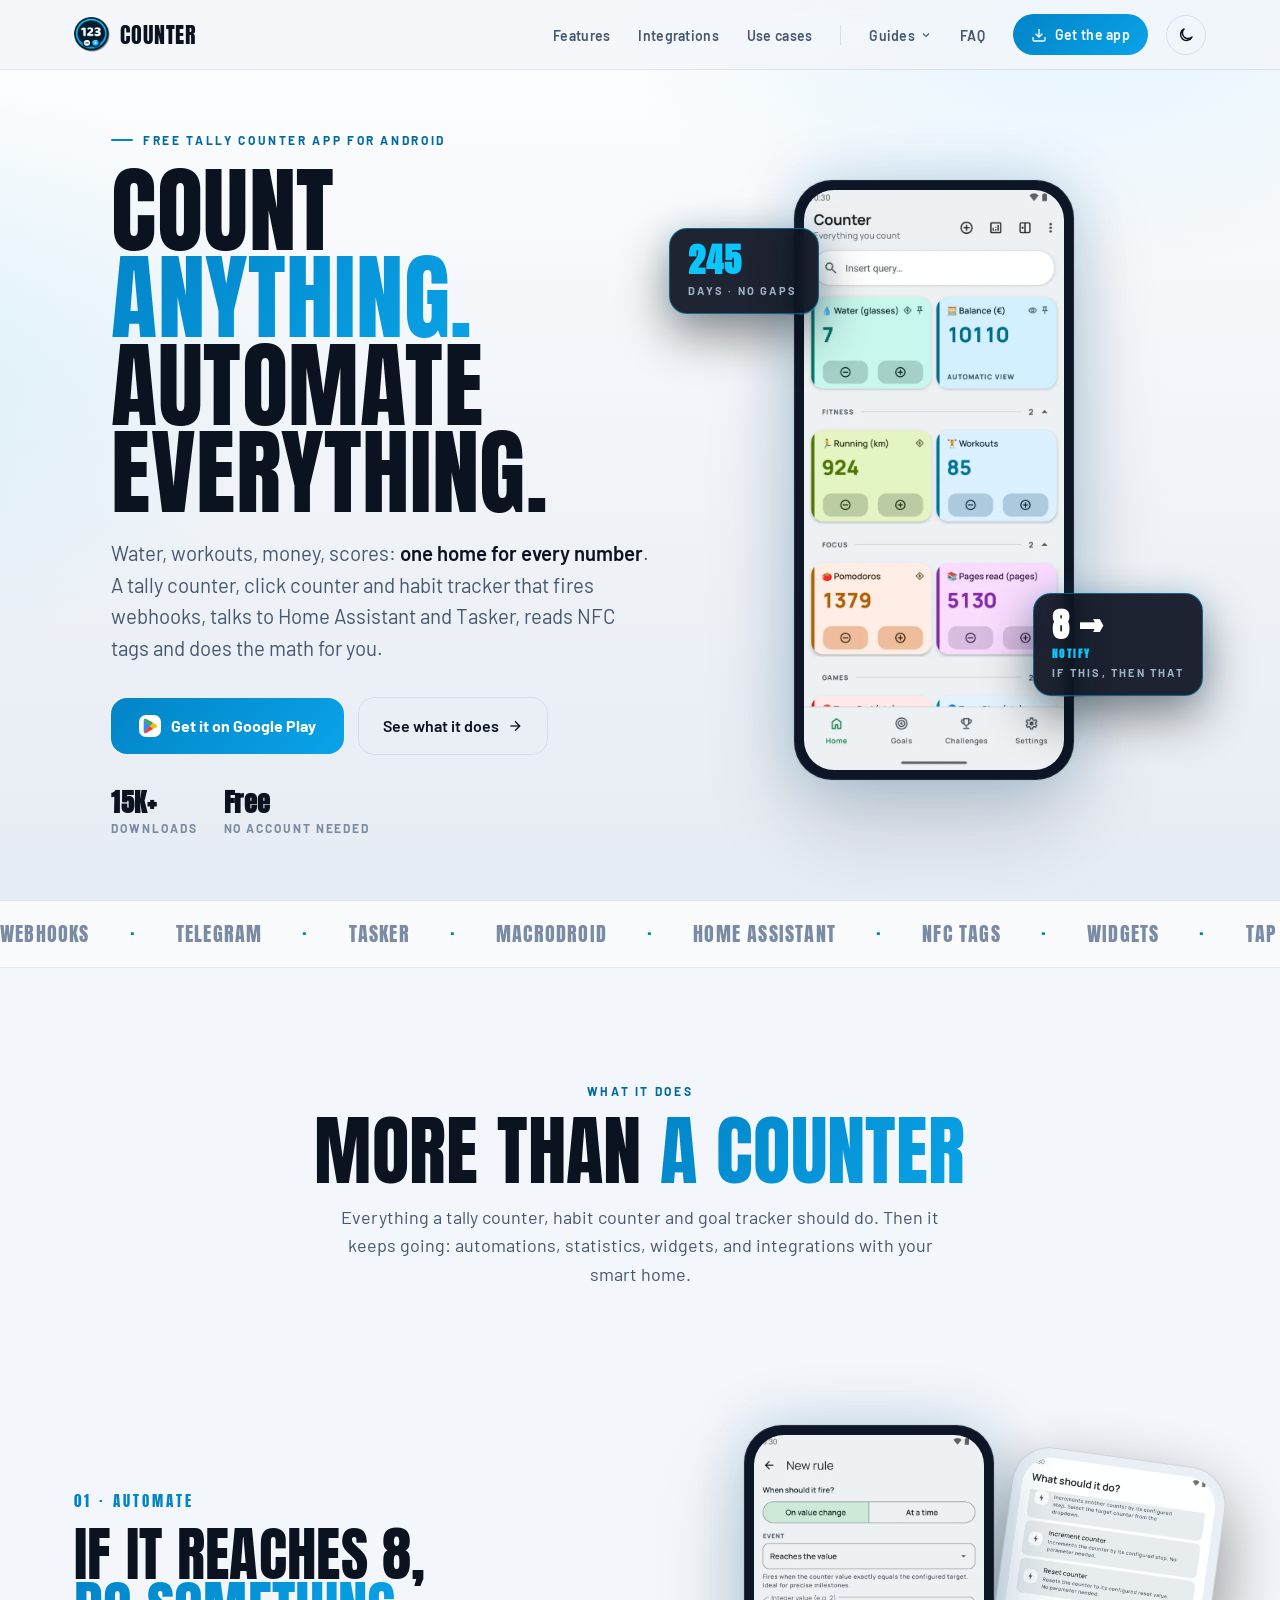
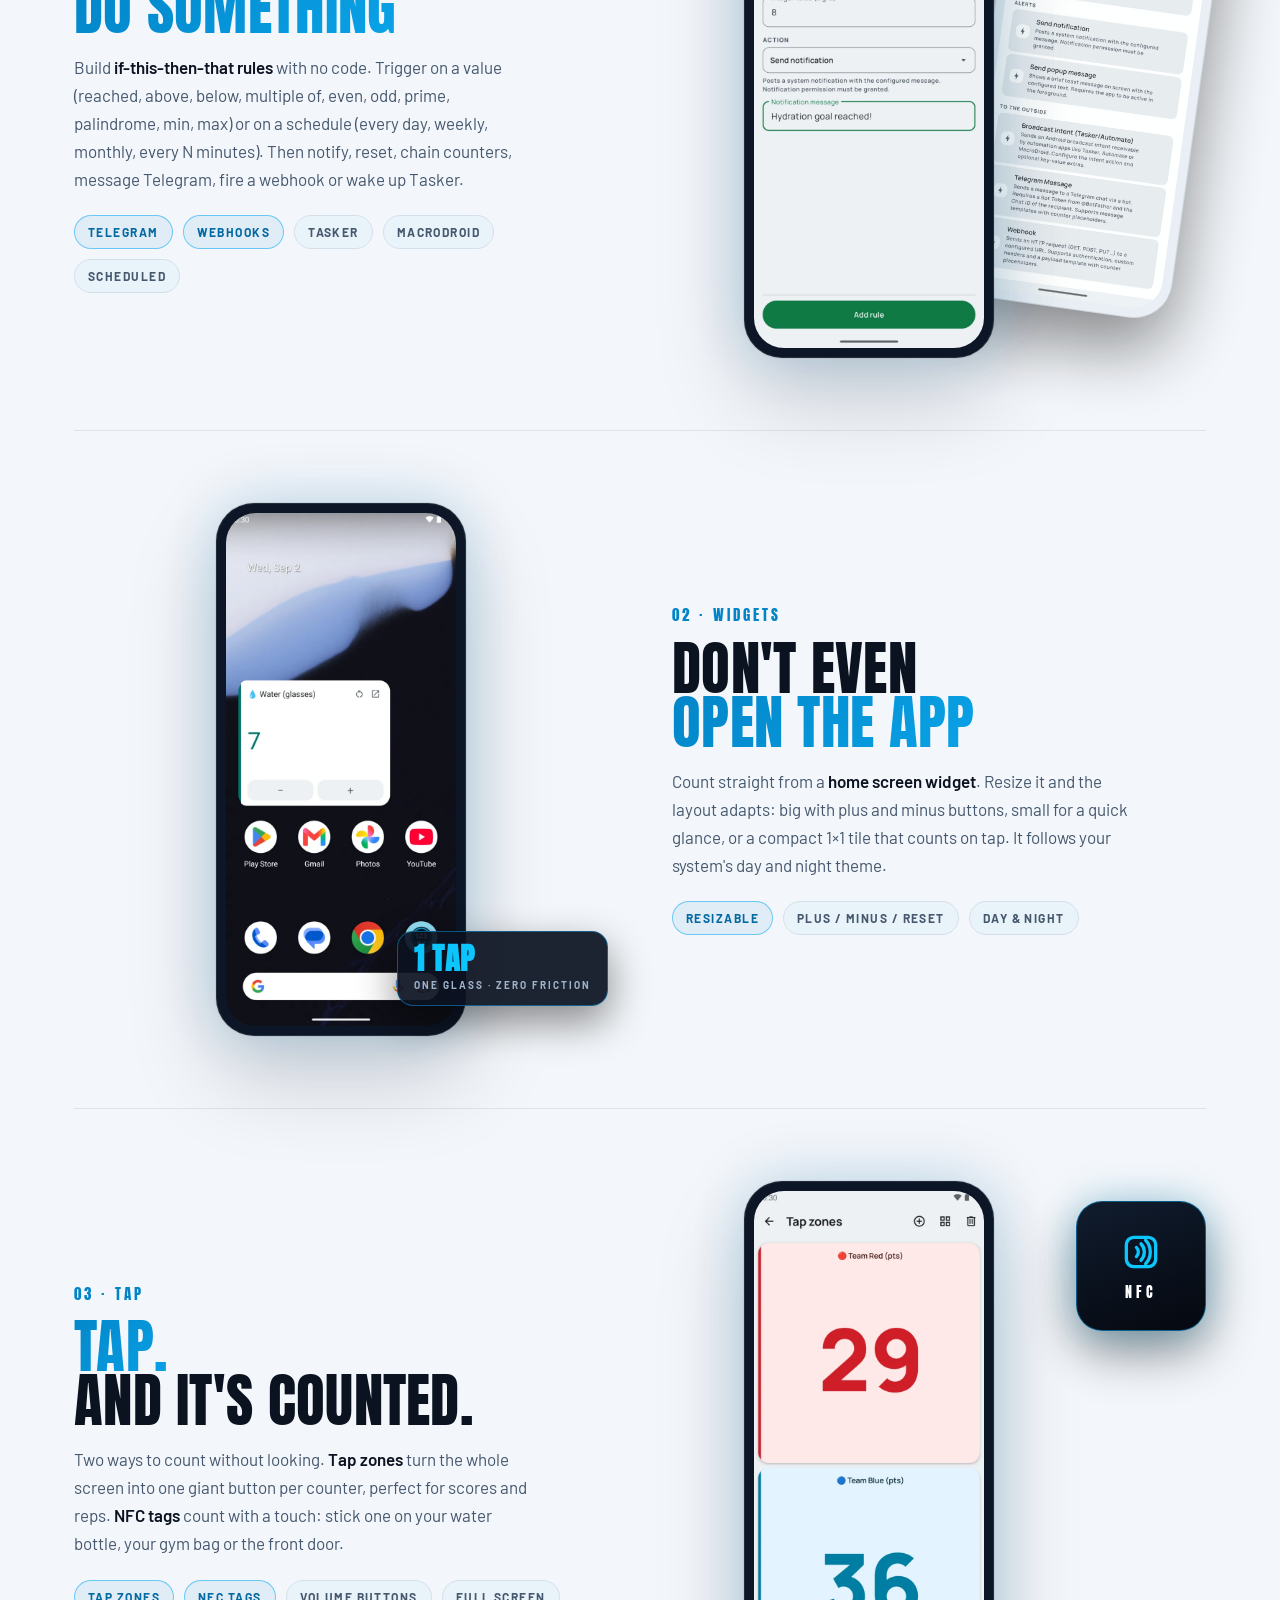
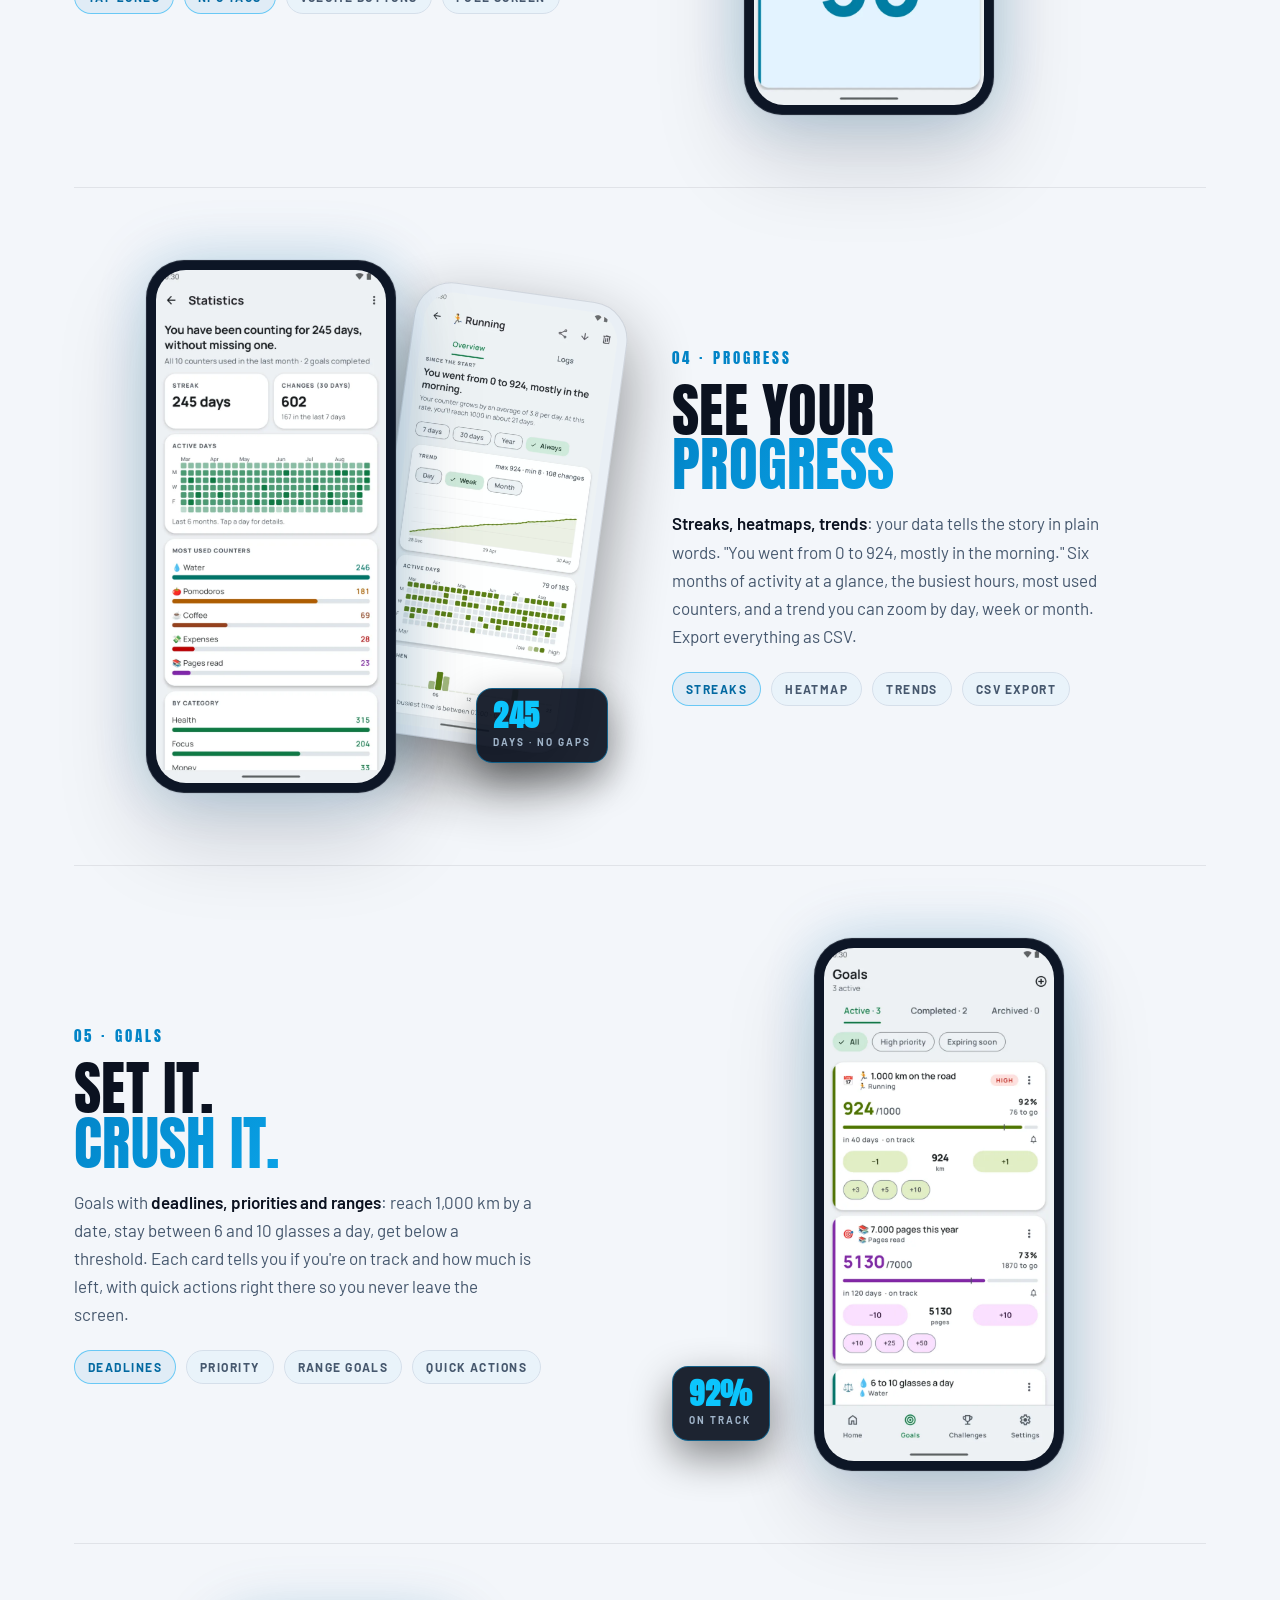
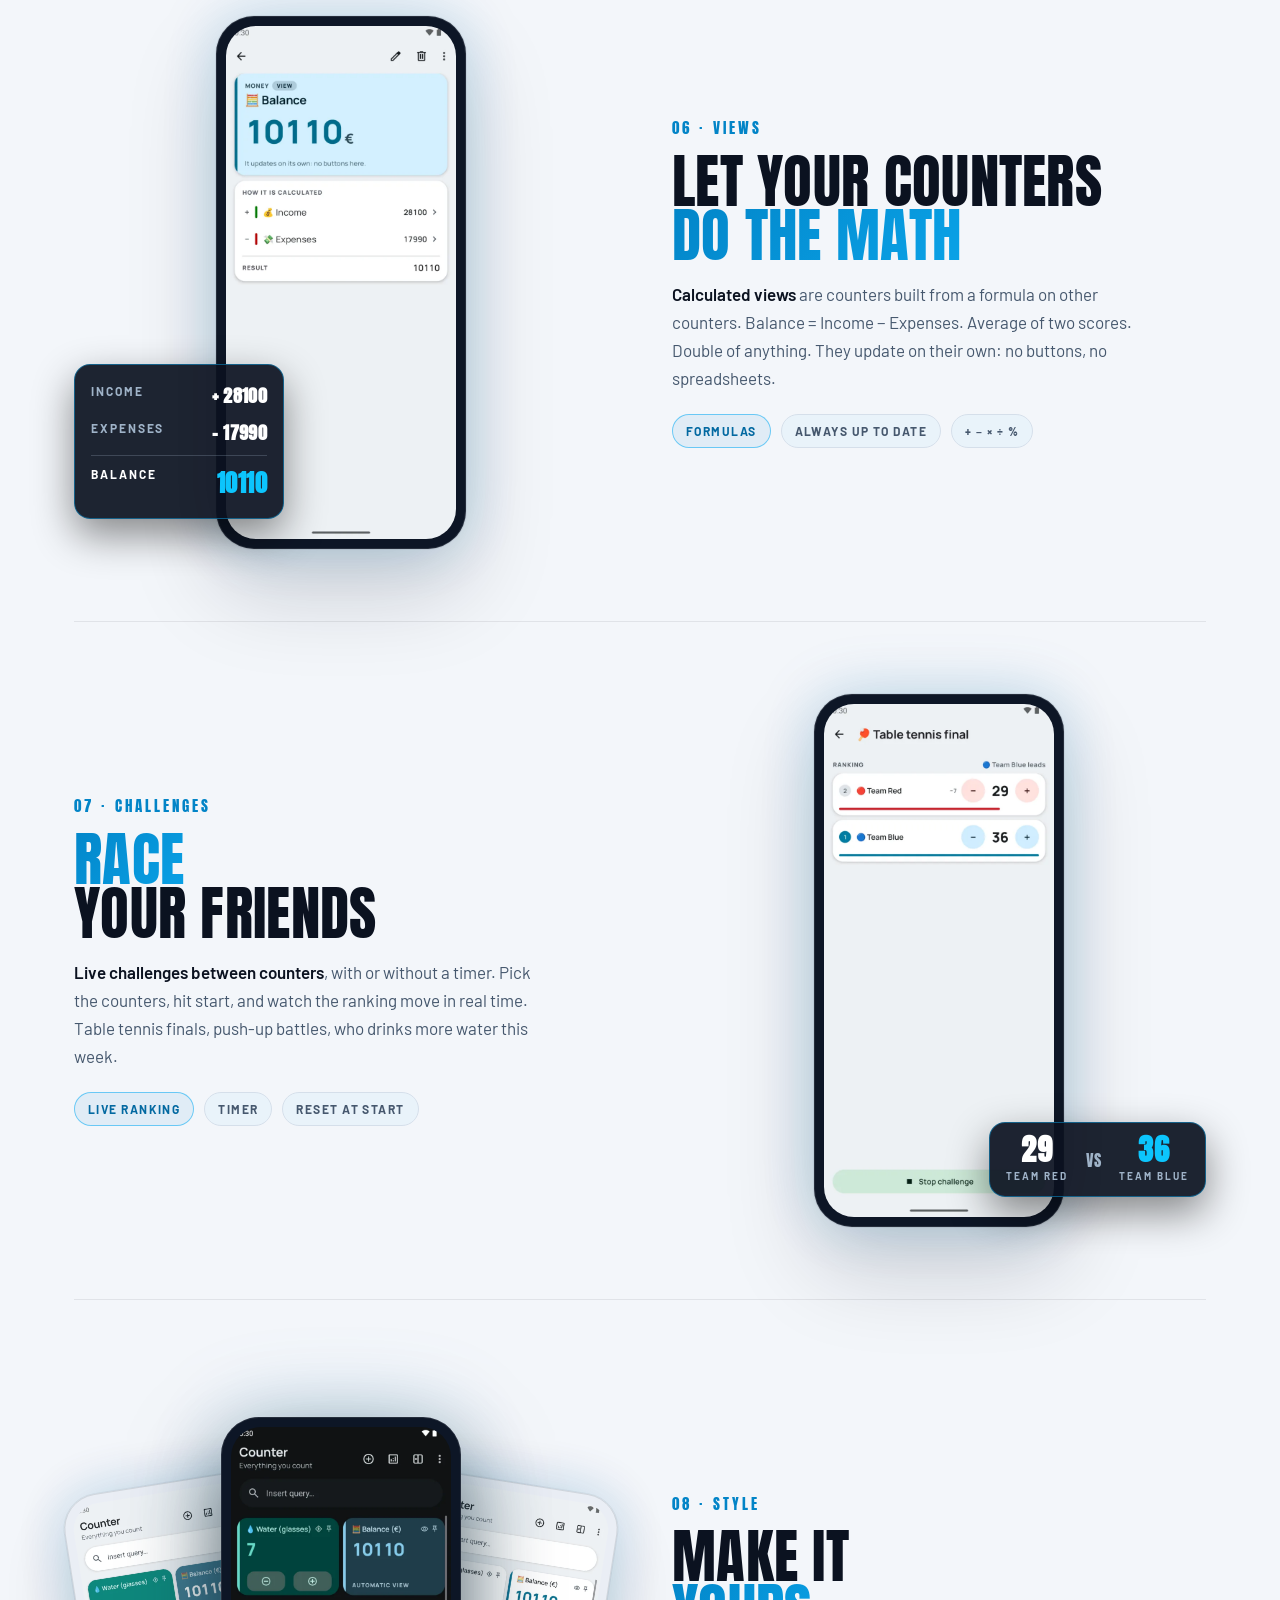
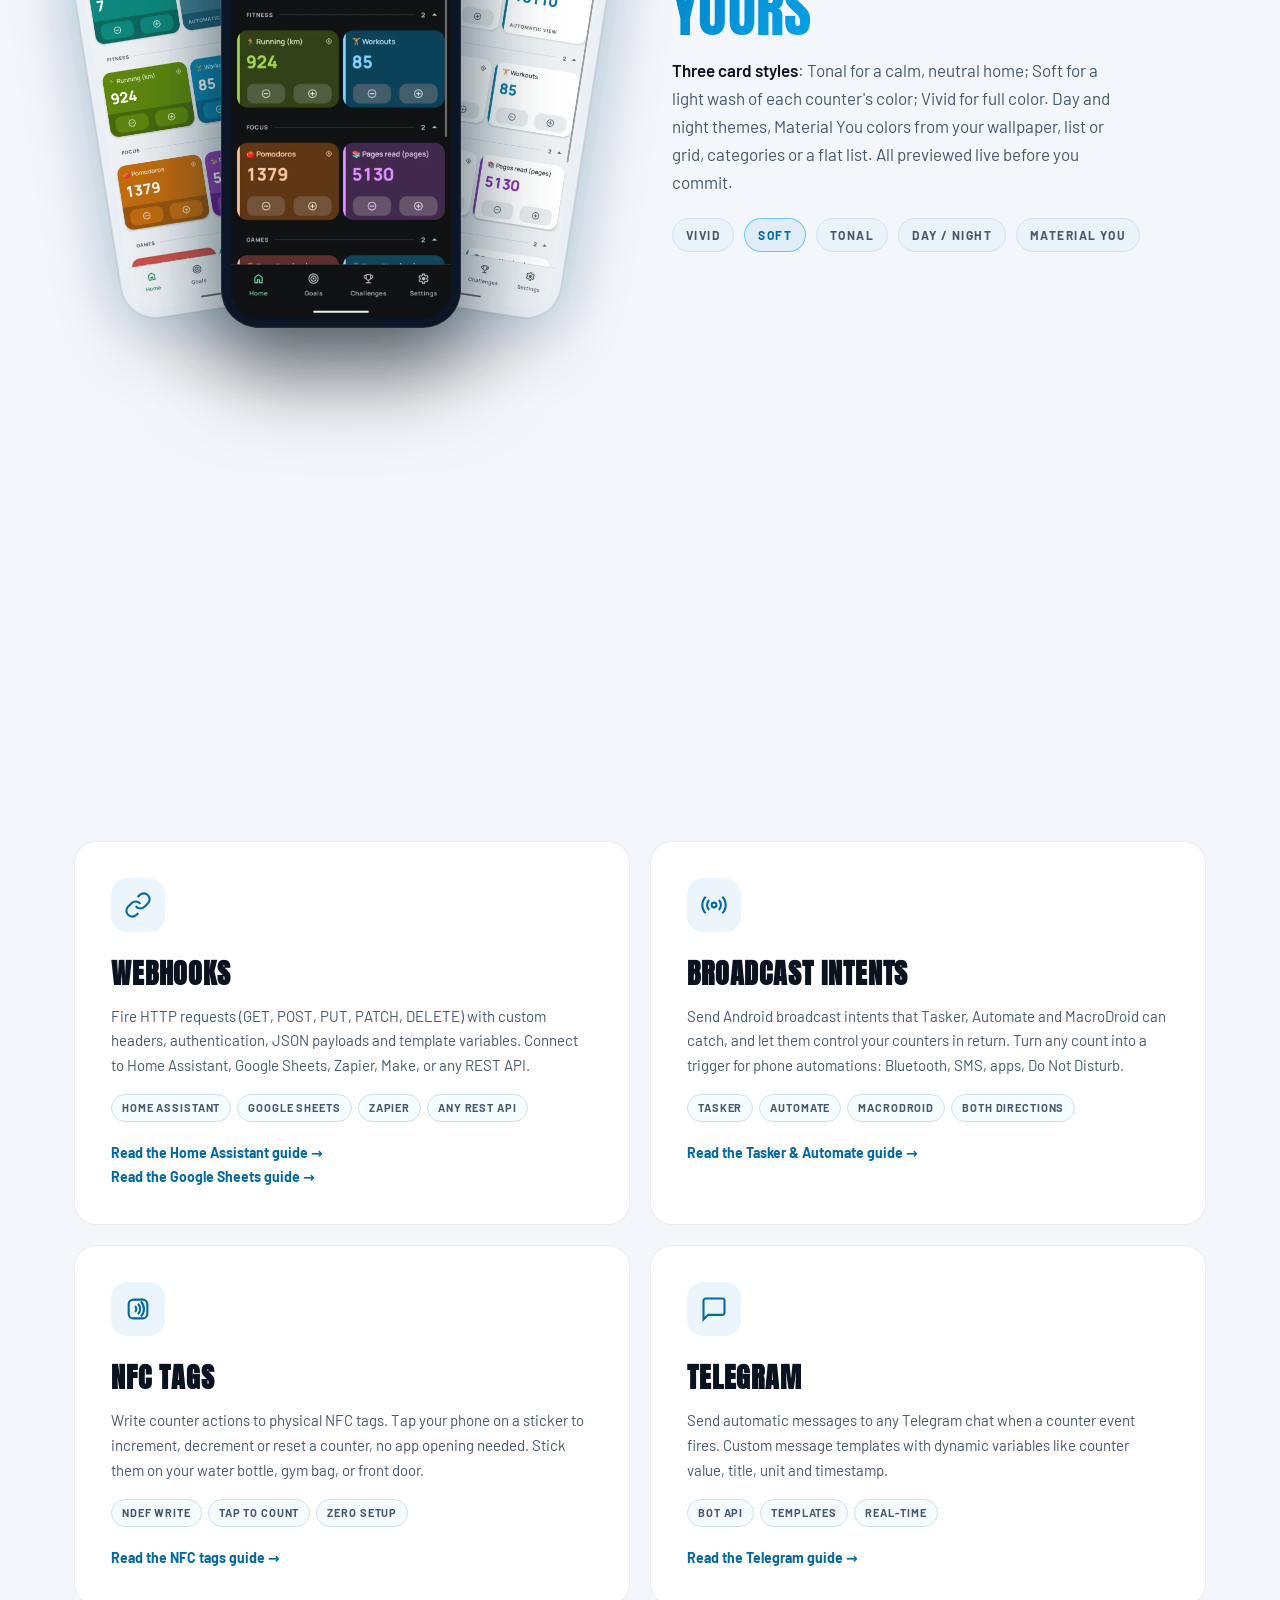
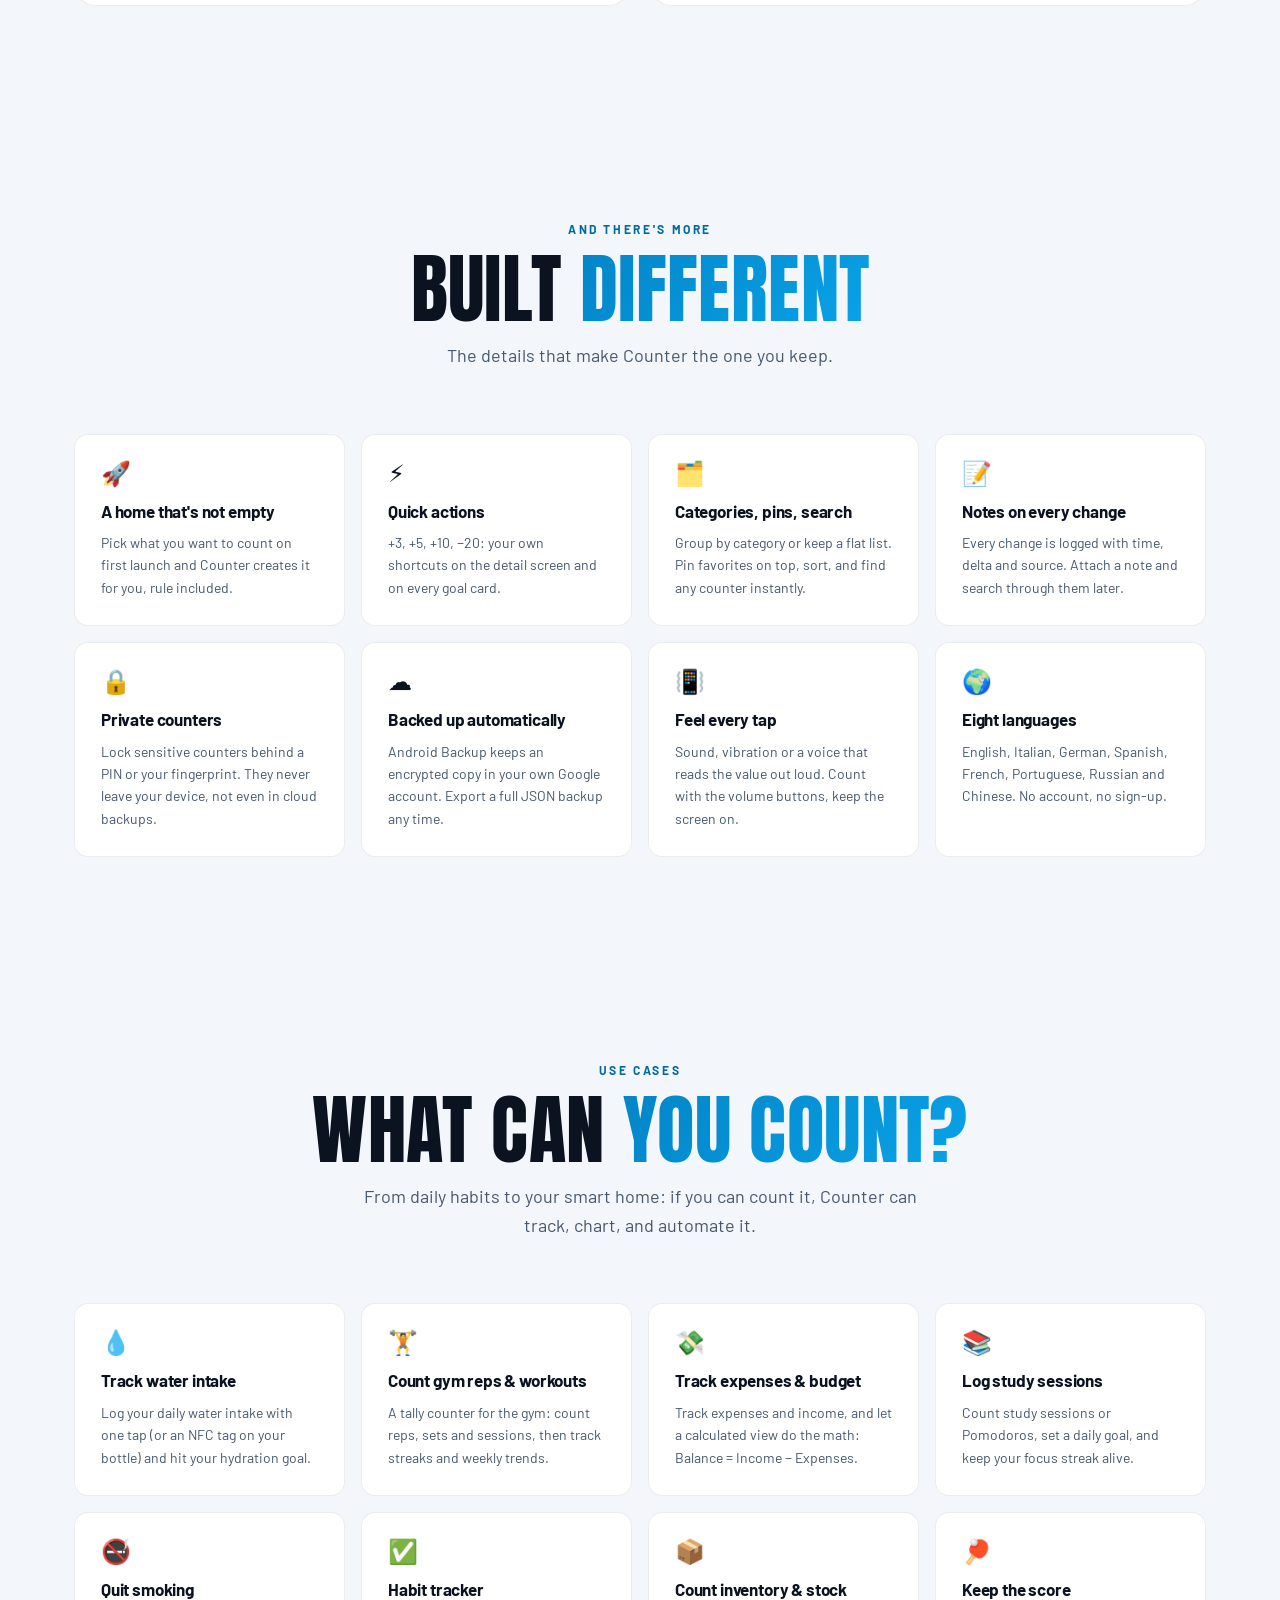
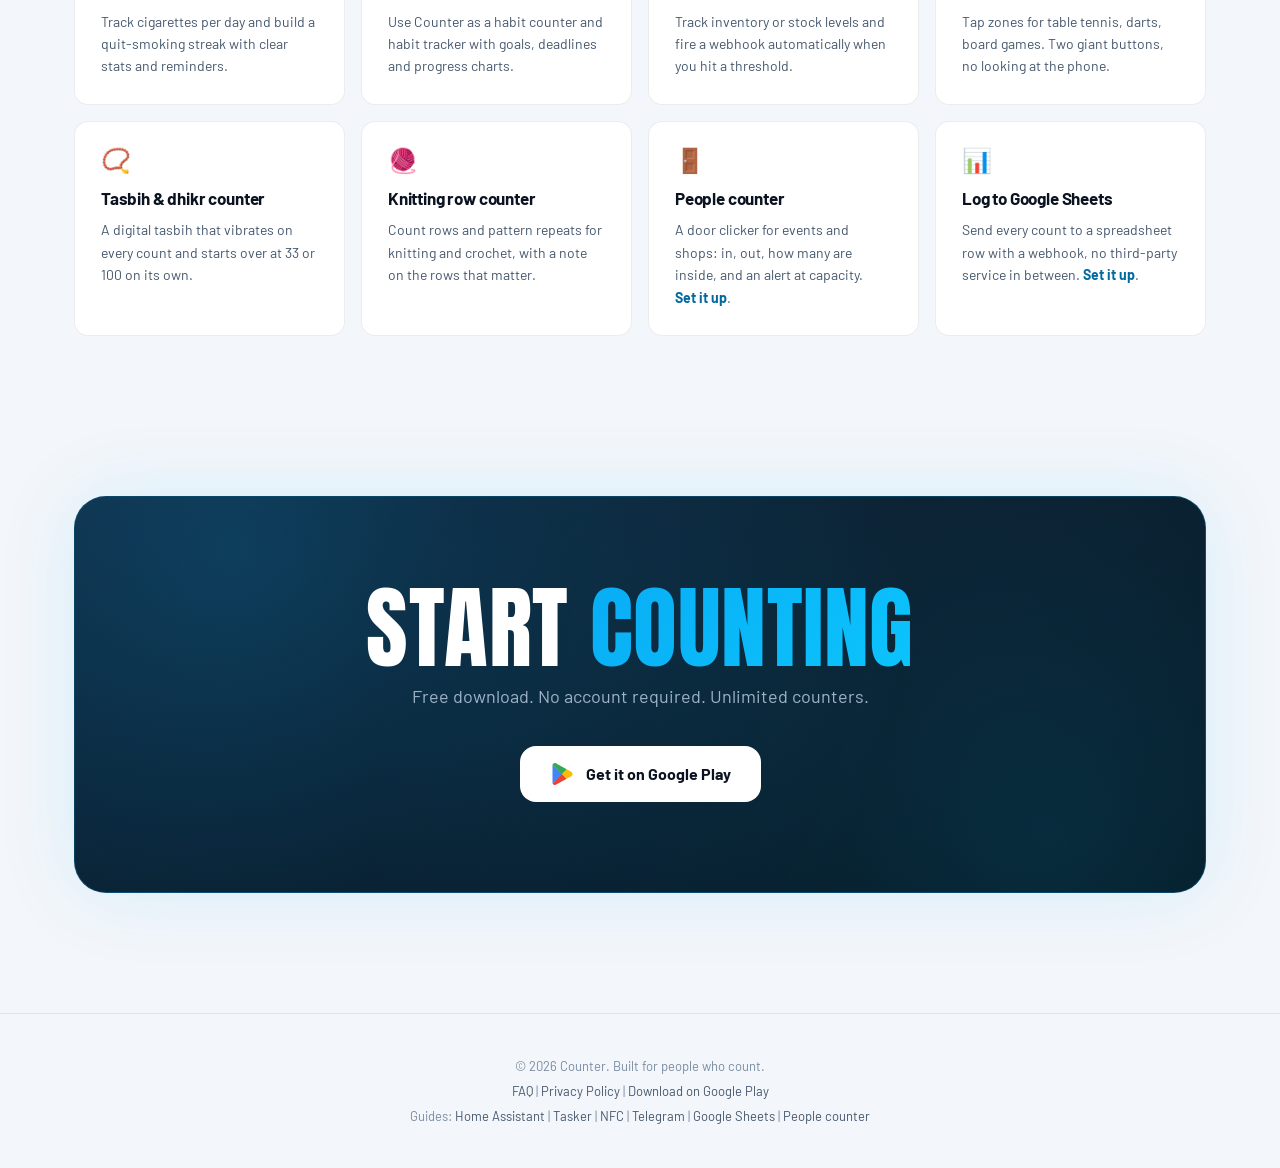
<file: index.html>
<!DOCTYPE html>
<html lang="en">
<head>
<meta charset="UTF-8">
<meta name="viewport" content="width=device-width, initial-scale=1.0">
<meta name="robots" content="index, follow, max-image-preview:large">
<meta name="theme-color" content="#0b1220">
<meta name="author" content="CounterAutomate">

<!-- set theme before paint to avoid a flash of the wrong theme -->
<script>
  (function(){
    try{
      var saved = localStorage.getItem('ca-theme');
      var theme = saved || ((window.matchMedia && window.matchMedia('(prefers-color-scheme: light)').matches) ? 'light' : 'dark');
      document.documentElement.setAttribute('data-theme', theme);
      var m = document.querySelector('meta[name="theme-color"]');
      if(m) m.setAttribute('content', theme === 'light' ? '#f3f6fa' : '#0b1220');
    }catch(e){}
  })();
</script>

<title>Counter App for Android: Tally Counter with Automations & Widgets</title>
<meta name="description" content="Free tally counter and click counter app for Android. Count anything with one tap, a widget or an NFC tag, then automate it: webhooks, Tasker, Home Assistant, Telegram, goals, streaks and statistics.">
<meta name="keywords" content="counter app, tally counter, click counter, clicker, habit tracker, goal tracker android, counter with automations, webhook counter, NFC counter, tasker counter, home assistant counter, calculated counter, android widget counter, free counter app, smart home counter, streak tracker">

<!-- Canonical URL -->
<link rel="canonical" href="https://counterautomate.com/">

<!-- Open Graph (WhatsApp, Facebook, LinkedIn) -->
<meta property="og:type" content="website">
<meta property="og:title" content="Counter: Count anything. Automate everything.">
<meta property="og:description" content="The smartest free counter app for Android. Automations, calculated views, goals, streaks, widgets, NFC tags, Telegram and webhooks.">
<meta property="og:image" content="https://counterautomate.com/img/og-image.webp">
<meta property="og:image:width" content="1024">
<meta property="og:image:height" content="500">
<meta property="og:url" content="https://counterautomate.com/">
<meta property="og:site_name" content="Counter App">

<!-- Twitter Card -->
<meta name="twitter:card" content="summary_large_image">
<meta name="twitter:title" content="Counter: Count anything. Automate everything.">
<meta name="twitter:description" content="Free Android counter app with automations, goals, streaks, statistics, webhooks, NFC tags and home screen widgets.">
<meta name="twitter:image" content="https://counterautomate.com/img/og-image.webp">
<meta name="twitter:image:alt" content="Counter app home screen with colored counter cards next to the tagline Count anything, automate everything">

<!-- JSON-LD Structured Data -->
<script type="application/ld+json">
{
  "@context": "https://schema.org",
  "@type": "SoftwareApplication",
  "name": "Counter",
  "operatingSystem": "Android",
  "applicationCategory": "UtilitiesApplication",
  "offers": {
    "@type": "Offer",
    "price": "0",
    "priceCurrency": "EUR"
  },
  "description": "Smart counter app for Android with automated actions, calculated views, goal tracking, streaks and statistics, webhooks, Telegram, NFC tags and home screen widgets.",
  "url": "https://counterautomate.com/",
  "downloadUrl": "https://play.google.com/store/apps/details?id=com.zipangulu.counter",
  "screenshot": "https://counterautomate.com/img/home.webp",
  "featureList": "Automated Events & Actions, Scheduled Automations, Calculated Counter Views, Goal Tracking, Streaks & Statistics, Home Screen Widgets, Tap Zones, NFC Tags, Webhooks, Telegram, Tasker Intents, Three Card Styles, Dark Mode, Material You, Categories, PIN & Biometric Lock, Automatic Backup",
  "publisher": { "@id": "https://counterautomate.com/#organization" }
}
</script>

<!-- JSON-LD: Organization & WebSite -->
<script type="application/ld+json">
{
  "@context": "https://schema.org",
  "@graph": [
    {
      "@type": "Organization",
      "@id": "https://counterautomate.com/#organization",
      "name": "CounterAutomate",
      "url": "https://counterautomate.com/",
      "logo": "https://counterautomate.com/img/logo.webp",
      "sameAs": "https://play.google.com/store/apps/details?id=com.zipangulu.counter"
    },
    {
      "@type": "WebSite",
      "@id": "https://counterautomate.com/#website",
      "url": "https://counterautomate.com/",
      "name": "Counter: Smart Counter App for Android",
      "publisher": { "@id": "https://counterautomate.com/#organization" }
    }
  ]
}
</script>

<link rel="icon" type="image/png" sizes="32x32" href="img/logo.webp">
<link rel="apple-touch-icon" href="img/logo.webp">
<link rel="preconnect" href="https://fonts.googleapis.com">
<link rel="preconnect" href="https://fonts.gstatic.com" crossorigin>
<link href="https://fonts.googleapis.com/css2?family=Anton&family=Barlow:wght@400;500;600;700&display=swap" rel="stylesheet">
<link rel="preload" as="image" href="img/home.webp">
<style>
/* ===== RESET & TOKENS ===== */
*, *::before, *::after { margin: 0; padding: 0; box-sizing: border-box; }

:root {
  --bg: #0b1220;
  --bg-deep: #05080f;
  --bg-raised: #101c2e;
  --card: #131c2c;
  --card-hover: #17233a;
  --border: #26364d;
  --border-soft: rgba(159,179,200,0.14);
  --text: #eceff1;
  --text-2: #9fb3c8;
  --text-3: #6d819a;
  --cyan: #09acf4;
  --cyan-2: #0cc5fd;
  --cyan-soft: #7fdcff;
  --cyan-glow: rgba(9,172,244,0.35);
  --cyan-tint: rgba(9,172,244,0.10);
  --on-cyan: #05080f;
  --radius: 22px;
  --radius-sm: 14px;
  --display: 'Anton', Impact, 'Arial Narrow', sans-serif;
  --font: 'Barlow', 'Segoe UI', system-ui, sans-serif;
  --phone-shadow: 0 40px 90px rgba(0,0,0,0.55), 0 0 0 1px rgba(255,255,255,0.06), 0 0 70px var(--cyan-glow);
  color-scheme: dark;
}

:root[data-theme="light"] {
  --bg: #f3f6fa;
  --bg-deep: #e6ecf3;
  --bg-raised: #ffffff;
  --card: #ffffff;
  --card-hover: #f7fafd;
  --border: #d5dfea;
  --border-soft: rgba(11,18,32,0.08);
  --text: #0b1220;
  --text-2: #46586e;
  --text-3: #7a8ca3;
  --cyan: #0284c7;
  --cyan-2: #0aa3e8;
  --cyan-soft: #0369a1;
  --cyan-glow: rgba(2,132,199,0.22);
  --cyan-tint: rgba(2,132,199,0.08);
  --on-cyan: #ffffff;
  --phone-shadow: 0 40px 90px rgba(11,18,32,0.18), 0 0 0 1px rgba(11,18,32,0.06), 0 0 60px var(--cyan-glow);
  color-scheme: light;
}

html { scroll-behavior: smooth; }

body {
  font-family: var(--font);
  background: var(--bg);
  color: var(--text);
  overflow-x: hidden;
  -webkit-font-smoothing: antialiased;
  line-height: 1.5;
}

img { max-width: 100%; display: block; }
a { color: inherit; }

/* Ambient background: deep navy with a cyan haze, like the store panels */
.ambient {
  position: fixed; inset: 0; z-index: -1; pointer-events: none;
  background:
    radial-gradient(900px 600px at 85% -10%, rgba(9,172,244,0.16), transparent 60%),
    radial-gradient(700px 500px at -10% 40%, rgba(12,197,253,0.08), transparent 60%),
    linear-gradient(180deg, var(--bg-raised) 0%, var(--bg) 35%, var(--bg-deep) 100%);
}
:root[data-theme="light"] .ambient {
  background:
    radial-gradient(900px 600px at 85% -10%, rgba(9,172,244,0.14), transparent 60%),
    radial-gradient(700px 500px at -10% 40%, rgba(12,197,253,0.10), transparent 60%),
    linear-gradient(180deg, #ffffff 0%, var(--bg) 40%, var(--bg-deep) 100%);
}

/* ===== UTILITY ===== */
.container { max-width: 1180px; margin: 0 auto; padding: 0 24px; }

.display {
  font-family: var(--display);
  font-weight: 400;
  text-transform: uppercase;
  line-height: 0.92;
  letter-spacing: 0.005em;
}

.grad {
  background: linear-gradient(135deg, var(--cyan), var(--cyan-2));
  -webkit-background-clip: text;
  -webkit-text-fill-color: transparent;
  background-clip: text;
}

.kicker {
  display: inline-flex; align-items: center; gap: 10px;
  font-size: 12px; font-weight: 700; letter-spacing: 0.22em; text-transform: uppercase;
  color: var(--cyan-soft);
}
.kicker::before { content: ''; width: 22px; height: 2px; background: var(--cyan); border-radius: 2px; }

.chips { display: flex; flex-wrap: wrap; gap: 10px; }
.chip {
  display: inline-flex; align-items: center; gap: 8px;
  padding: 9px 16px; border-radius: 999px;
  border: 1px solid var(--border); background: rgba(9,172,244,0.04);
  font-size: 13px; font-weight: 700; letter-spacing: 0.12em; text-transform: uppercase;
  color: var(--text-2); white-space: nowrap;
}
.chip.on { color: var(--cyan-soft); border-color: rgba(9,172,244,0.55); background: var(--cyan-tint); }

/* ===== NAV ===== */
nav.site-nav {
  position: fixed; top: 0; left: 0; right: 0; z-index: 1000;
  padding: 14px 0;
  backdrop-filter: blur(18px) saturate(1.4);
  -webkit-backdrop-filter: blur(18px) saturate(1.4);
  background: rgba(11,18,32,0.72);
  border-bottom: 1px solid var(--border-soft);
}
:root[data-theme="light"] nav.site-nav { background: rgba(243,246,250,0.82); }

nav.site-nav .container { display: flex; align-items: center; justify-content: space-between; }

.nav-logo { display: flex; align-items: center; gap: 10px; text-decoration: none; color: var(--text); }
.nav-logo-img { width: 36px; height: 36px; border-radius: 10px; object-fit: contain; }
.nav-logo span { font-family: var(--display); font-size: 22px; letter-spacing: 0.04em; text-transform: uppercase; }

.nav-right { display: flex; align-items: center; gap: 18px; }
.nav-links { display: flex; align-items: center; gap: 28px; list-style: none; }
.nav-links a {
  color: var(--text-2); text-decoration: none; font-size: 14px; font-weight: 600;
  letter-spacing: 0.02em; transition: color 0.2s;
}
.nav-links a:hover { color: var(--text); }
.nav-sep { width: 1px; height: 20px; background: var(--border); align-self: center; }

.btn-nav {
  display: inline-flex; align-items: center; gap: 8px;
  background: linear-gradient(135deg, var(--cyan), var(--cyan-2));
  color: var(--on-cyan) !important;
  padding: 10px 18px; border-radius: 999px; text-decoration: none;
  font-weight: 700; font-size: 14px; letter-spacing: 0.02em;
  transition: transform 0.2s, box-shadow 0.2s;
}
.btn-nav:hover { transform: translateY(-1px); box-shadow: 0 10px 30px var(--cyan-glow); }

.nav-dropdown { position: relative; }
.nav-dropdown-toggle {
  display: inline-flex; align-items: center; gap: 5px;
  background: none; border: none; cursor: pointer; padding: 0;
  font-family: inherit; font-size: 14px; font-weight: 600; letter-spacing: 0.02em;
  color: var(--text-2); transition: color 0.2s;
}
.nav-dropdown-toggle:hover { color: var(--text); }
.nav-dropdown-toggle svg { transition: transform 0.25s; }
.nav-dropdown:hover .nav-dropdown-toggle svg,
.nav-dropdown.open .nav-dropdown-toggle svg { transform: rotate(180deg); }
.nav-dropdown::after { content: ''; position: absolute; top: 100%; left: 0; right: 0; height: 14px; }
.nav-dropdown-menu {
  position: absolute; top: calc(100% + 12px); left: 50%; transform: translateX(-50%);
  min-width: 220px; list-style: none; z-index: 1001;
  background: var(--card); border: 1px solid var(--border); border-radius: 14px;
  padding: 8px; display: none; flex-direction: column; gap: 2px;
  box-shadow: 0 16px 40px rgba(0,0,0,0.35);
}
.nav-dropdown:hover .nav-dropdown-menu,
.nav-dropdown.open .nav-dropdown-menu { display: flex; }
.nav-dropdown-menu a {
  display: block; padding: 9px 14px; border-radius: 9px;
  color: var(--text-2); font-size: 14px; white-space: nowrap; transition: background 0.2s, color 0.2s;
}
.nav-dropdown-menu a:hover { background: var(--cyan-tint); color: var(--text); }

.theme-toggle {
  display: inline-flex; align-items: center; justify-content: center;
  width: 40px; height: 40px; border-radius: 50%;
  border: 1px solid var(--border); background: transparent;
  color: var(--text); cursor: pointer; padding: 0;
  transition: border-color .2s, transform .18s;
}
.theme-toggle:hover { border-color: var(--cyan); transform: translateY(-1px); }
.theme-toggle:focus-visible { outline: 2px solid var(--cyan); outline-offset: 2px; }
.theme-toggle svg { width: 18px; height: 18px; display: block; }
.theme-toggle .icon-sun { display: block; }
.theme-toggle .icon-moon { display: none; }
:root[data-theme="light"] .theme-toggle .icon-sun { display: none; }
:root[data-theme="light"] .theme-toggle .icon-moon { display: block; }

.hamburger { display: none; flex-direction: column; gap: 5px; cursor: pointer; background: none; border: none; padding: 4px; }
.hamburger span { width: 24px; height: 2px; background: var(--text); border-radius: 2px; }

/* ===== HERO ===== */
.hero { position: relative; min-height: 100vh; display: flex; align-items: center; padding: 120px 0 60px; overflow: hidden; }
.hero-grid { display: grid; grid-template-columns: 1.15fr 1fr; gap: 48px; align-items: center; }

/* the h1 holds the keyword line (kicker) and the slogan: only the slogan is display type */
.hero h1 { font-size: inherit; font-weight: inherit; line-height: inherit; }
.hero h1 .hero-slogan {
  display: block;
  font-size: clamp(56px, 7.4vw, 104px);
  margin: 18px 0 22px;
  animation: fadeUp 0.8s ease-out 0.1s both;
}
.hero .lead {
  font-size: clamp(17px, 1.6vw, 21px);
  line-height: 1.55;
  color: var(--text-2);
  max-width: 540px;
  margin-bottom: 32px;
  animation: fadeUp 0.8s ease-out 0.2s both;
}
.hero .lead strong { color: var(--text); font-weight: 600; }

.hero-actions { display: flex; gap: 14px; align-items: center; flex-wrap: wrap; animation: fadeUp 0.8s ease-out 0.3s both; }

.btn-primary {
  display: inline-flex; align-items: center; gap: 10px;
  padding: 16px 28px;
  background: linear-gradient(135deg, var(--cyan), var(--cyan-2));
  color: var(--on-cyan); border-radius: 16px; text-decoration: none;
  font-weight: 700; font-size: 16px;
  transition: transform 0.25s, box-shadow 0.25s;
}
.btn-primary:hover { transform: translateY(-2px); box-shadow: 0 14px 40px var(--cyan-glow); }
.btn-primary .gp { width: 22px; height: 22px; background: #fff; border-radius: 7px; padding: 3px; }

.btn-secondary {
  display: inline-flex; align-items: center; gap: 8px;
  padding: 16px 24px; background: transparent; color: var(--text);
  border: 1px solid var(--border); border-radius: 16px; text-decoration: none;
  font-weight: 600; font-size: 16px; transition: border-color 0.25s, background 0.25s;
}
.btn-secondary:hover { border-color: var(--cyan); background: var(--cyan-tint); }

.hero-proof {
  display: flex; flex-wrap: wrap; gap: 26px; margin-top: 34px;
  animation: fadeUp 0.8s ease-out 0.4s both;
}
.proof { display: flex; flex-direction: column; gap: 4px; }
.proof b { font-family: var(--display); font-size: 26px; letter-spacing: 0.02em; color: var(--text); line-height: 1; }
.proof b .star { color: var(--cyan-2); }
.proof span { font-size: 12px; font-weight: 700; letter-spacing: 0.16em; text-transform: uppercase; color: var(--text-3); }

.hero-visual { position: relative; display: flex; justify-content: center; animation: fadeUp 1s ease-out 0.4s both; }

/* Phone frame: dark bezel, no notch; the screenshot brings its own status bar */
.phone { position: relative; width: 280px; border-radius: 38px; padding: 10px; background: #0d1626; box-shadow: var(--phone-shadow); }
.phone::before { content: ''; position: absolute; inset: 0; border-radius: 38px; border: 1px solid rgba(255,255,255,0.10); pointer-events: none; }
.phone img { width: 100%; height: auto; border-radius: 30px; }
.phone.light-frame { background: #e9eef5; }
.phone.light-frame::before { border-color: rgba(11,18,32,0.12); }

.float { animation: phoneFloat 7s ease-in-out infinite; }
@keyframes phoneFloat { 0%, 100% { transform: translateY(0); } 50% { transform: translateY(-14px); } }
@keyframes fadeUp { from { opacity: 0; transform: translateY(30px); } to { opacity: 1; transform: translateY(0); } }

/* dark stat tiles floating around the hero phone, as in the store panels */
.stat-tile {
  position: absolute; z-index: 3;
  background: rgba(5,8,15,0.88); border: 1px solid rgba(9,172,244,0.45);
  border-radius: 18px; padding: 14px 18px; min-width: 150px;
  box-shadow: 0 20px 50px rgba(0,0,0,0.45), 0 0 30px rgba(9,172,244,0.15);
  backdrop-filter: blur(8px);
}
:root[data-theme="light"] .stat-tile { background: rgba(11,18,32,0.92); }
.stat-tile b { display: block; white-space: nowrap; font-family: var(--display); font-size: 34px; line-height: 1; color: #fff; letter-spacing: 0.02em; }
.stat-tile b .cy, .stat-tile b.cy { color: #0cc5fd; }
.stat-tile span { display: block; margin-top: 6px; font-size: 11px; font-weight: 700; letter-spacing: 0.2em; text-transform: uppercase; color: #9fb3c8; }
.stat-tile.t1 { top: 8%; left: -30px; animation: tileFloat 6s ease-in-out infinite; }
.stat-tile.t2 { bottom: 14%; right: -34px; animation: tileFloat 6s ease-in-out -3s infinite; }
@keyframes tileFloat { 0%, 100% { transform: translateY(0); } 50% { transform: translateY(-10px); } }

/* ===== TICKER ===== */
.ticker { border-top: 1px solid var(--border-soft); border-bottom: 1px solid var(--border-soft); padding: 18px 0; overflow: hidden; background: rgba(5,8,15,0.35); }
:root[data-theme="light"] .ticker { background: rgba(255,255,255,0.5); }
.ticker-track { display: flex; width: max-content; animation: ticker 40s linear infinite; }
.ticker:hover .ticker-track { animation-play-state: paused; }
.ticker-item { font-family: var(--display); font-size: 20px; letter-spacing: 0.06em; text-transform: uppercase; color: var(--text-3); white-space: nowrap; padding-right: 40px; }
.ticker-item::after { content: '·'; color: var(--cyan); margin-left: 40px; }
@keyframes ticker { from { transform: translateX(0); } to { transform: translateX(-50%); } }
@media (prefers-reduced-motion: reduce) {
  .ticker-track, .float, .stat-tile, .hero h1 .hero-slogan, .hero .lead, .hero-actions, .hero-proof, .hero-visual { animation: none !important; }
}

/* ===== SECTION HEADERS ===== */
section { position: relative; overflow-x: clip; }
.section-header { text-align: center; margin-bottom: 64px; }
.section-header .kicker { justify-content: center; }
.section-header .kicker::before { display: none; }
.section-title { font-size: clamp(44px, 6vw, 84px); margin: 14px 0 16px; }
.section-sub { font-size: 18px; color: var(--text-2); max-width: 600px; margin: 0 auto; line-height: 1.6; }

/* ===== FEATURE SHOWCASE ===== */
.features { padding: 110px 0 40px; }
.feature { display: grid; grid-template-columns: 1fr 1fr; gap: 64px; align-items: center; padding: 72px 0; border-top: 1px solid var(--border-soft); }
.feature:first-of-type { border-top: none; }
.feature.reveal { opacity: 0; transform: translateY(40px); transition: opacity 0.8s cubic-bezier(0.16,1,0.3,1), transform 0.8s cubic-bezier(0.16,1,0.3,1); }
.feature.reveal.visible { opacity: 1; transform: none; }
.feature:nth-of-type(even) .feature-visual { order: -1; }

.feature-num { font-family: var(--display); font-size: 15px; letter-spacing: 0.2em; color: var(--cyan); margin-bottom: 14px; }
.feature h3 { font-size: clamp(40px, 4.6vw, 64px); margin-bottom: 18px; }
.feature p { font-size: 17px; color: var(--text-2); line-height: 1.65; max-width: 460px; margin-bottom: 22px; }
.feature p strong { color: var(--text); font-weight: 600; }
.feature .chip { font-size: 12px; padding: 7px 13px; }

.feature-visual { display: flex; justify-content: center; align-items: center; position: relative; min-height: 420px; }
.feature-visual .phone { width: 250px; }
.feature-visual .phone.back {
  position: absolute; width: 215px; z-index: 0; opacity: 0.92;
  transform: rotate(8deg) translate(150px, -30px);
  box-shadow: 0 30px 70px rgba(0,0,0,0.5), 0 0 0 1px rgba(255,255,255,0.06);
}
.feature-visual .phone.front { z-index: 1; }
.feature-visual .phone.front.shift { transform: translateX(-70px); }

.mini-tile {
  position: absolute; z-index: 4;
  background: rgba(5,8,15,0.9); border: 1px solid rgba(9,172,244,0.45);
  border-radius: 16px; padding: 12px 16px;
  box-shadow: 0 16px 40px rgba(0,0,0,0.45);
  color: #fff;
}
:root[data-theme="light"] .mini-tile { background: rgba(11,18,32,0.92); }
.mini-tile b { display: block; font-family: var(--display); font-size: 30px; line-height: 1; color: #0cc5fd; letter-spacing: 0.02em; }
.mini-tile span { display: block; margin-top: 4px; font-size: 10px; font-weight: 700; letter-spacing: 0.2em; text-transform: uppercase; color: #9fb3c8; }
.mini-tile.br { bottom: 30px; right: 0; }
.mini-tile.bl { bottom: 30px; left: 0; }
.mini-tile.vs { display: flex; align-items: center; gap: 18px; }
.mini-tile.vs > div { text-align: center; }
.mini-tile.vs b { color: #fff; }
.mini-tile.vs b.cy { color: #0cc5fd; }
.mini-tile.vs em { font-family: var(--display); font-style: normal; color: #9fb3c8; font-size: 16px; }
.mini-tile.ledger { min-width: 210px; }
.mini-tile.ledger div { display: flex; justify-content: space-between; gap: 24px; font-size: 12px; font-weight: 700; letter-spacing: 0.16em; text-transform: uppercase; color: #9fb3c8; padding: 5px 0; }
.mini-tile.ledger div i { font-style: normal; font-family: var(--display); font-size: 18px; color: #fff; letter-spacing: 0.02em; }
.mini-tile.ledger div.total { border-top: 1px solid rgba(159,179,200,0.25); margin-top: 4px; padding-top: 9px; color: #fff; }
.mini-tile.ledger div.total i { color: #0cc5fd; font-size: 24px; }

/* NFC card used in the "Tap" feature */
.nfc-card {
  position: absolute; top: 20px; right: 0; z-index: 4;
  width: 130px; height: 130px; border-radius: 26px;
  background: linear-gradient(160deg, #101c2e, #05080f);
  border: 1px solid rgba(9,172,244,0.5);
  box-shadow: 0 0 40px rgba(9,172,244,0.25), 0 20px 50px rgba(0,0,0,0.45);
  display: flex; flex-direction: column; align-items: center; justify-content: center; gap: 8px;
}
.nfc-card svg { width: 44px; height: 44px; }
.nfc-card span { font-family: var(--display); color: #fff; letter-spacing: 0.3em; font-size: 14px; }

/* Styles fan */
.fan { position: relative; width: 100%; max-width: 520px; height: 600px; display: flex; justify-content: center; align-items: center; }
.fan .phone { position: absolute; width: 220px; }
.fan .phone.l { transform: rotate(-9deg) translateX(-150px) scale(0.92); z-index: 0; opacity: 0.95; }
.fan .phone.r { transform: rotate(9deg) translateX(150px) scale(0.92); z-index: 0; opacity: 0.95; }
.fan .phone.c { z-index: 2; width: 240px; box-shadow: 0 40px 90px rgba(0,0,0,0.6), 0 0 0 1px rgba(255,255,255,0.08), 0 0 90px var(--cyan-glow); }

/* ===== INTEGRATIONS ===== */
.integrations { padding: 110px 0; }
.integrations-grid { display: grid; grid-template-columns: repeat(2, 1fr); gap: 20px; }
.integration-card {
  background: var(--card); border: 1px solid var(--border-soft); border-radius: var(--radius);
  padding: 36px; position: relative; overflow: hidden;
  transition: transform 0.4s cubic-bezier(0.16,1,0.3,1), border-color 0.3s, background 0.3s;
}
.integration-card::before {
  content: ''; position: absolute; top: 0; left: 0; right: 0; height: 3px;
  background: linear-gradient(90deg, var(--cyan), var(--cyan-2)); opacity: 0; transition: opacity 0.3s;
}
.integration-card:hover { transform: translateY(-4px); border-color: rgba(9,172,244,0.4); background: var(--card-hover); }
.integration-card:hover::before { opacity: 1; }
.integration-icon {
  width: 54px; height: 54px; border-radius: 16px; margin-bottom: 20px;
  display: flex; align-items: center; justify-content: center;
  background: var(--cyan-tint); color: var(--cyan-soft);
}
.integration-card h3 { font-family: var(--display); font-size: 28px; letter-spacing: 0.03em; text-transform: uppercase; margin-bottom: 10px; }
.integration-card p { font-size: 15px; color: var(--text-2); line-height: 1.65; margin-bottom: 16px; }
.integration-card .chips { gap: 6px; margin-bottom: 18px; }
.integration-card .chip { font-size: 11px; padding: 5px 10px; letter-spacing: 0.08em; }
.integration-link { display: inline-flex; align-items: center; gap: 6px; font-size: 14px; font-weight: 700; color: var(--cyan-soft); text-decoration: none; }
.integration-link:hover { text-decoration: underline; }

/* ===== HIGHLIGHTS ===== */
.highlights { padding: 100px 0; }
.highlights-grid { display: grid; grid-template-columns: repeat(4, 1fr); gap: 16px; }
.highlight-card {
  background: var(--card); border: 1px solid var(--border-soft); border-radius: var(--radius-sm);
  padding: 26px; transition: transform 0.4s cubic-bezier(0.16,1,0.3,1), border-color 0.3s;
}
.highlight-card:hover { transform: translateY(-4px); border-color: rgba(9,172,244,0.4); }
.highlight-icon { font-size: 24px; margin-bottom: 14px; line-height: 1; }
.highlight-card h3 { font-size: 17px; font-weight: 700; margin-bottom: 8px; letter-spacing: -0.01em; }
.highlight-card p { font-size: 14px; color: var(--text-2); line-height: 1.6; }
.highlight-card a { color: var(--cyan-soft); font-weight: 700; text-decoration: none; white-space: nowrap; }
.highlight-card a:hover { text-decoration: underline; }

/* ===== CTA ===== */
.cta { padding: 60px 0 120px; }
.cta-box {
  position: relative; padding: 90px 40px; border-radius: 32px; text-align: center; overflow: hidden;
  background: linear-gradient(160deg, #101c2e, #05080f);
  border: 1px solid rgba(9,172,244,0.35);
  box-shadow: 0 0 80px rgba(9,172,244,0.12);
  color: #fff;
}
.cta-box::before {
  content: ''; position: absolute; inset: -40%;
  background: radial-gradient(circle at 30% 30%, rgba(9,172,244,0.25), transparent 45%),
              radial-gradient(circle at 70% 70%, rgba(12,197,253,0.18), transparent 45%);
  animation: ctaGlow 10s ease-in-out infinite; pointer-events: none;
}
@keyframes ctaGlow { 0%, 100% { transform: rotate(0deg); } 50% { transform: rotate(180deg); } }
.cta-box > * { position: relative; z-index: 1; }
.cta-box h2 { font-size: clamp(48px, 7vw, 96px); margin-bottom: 14px; color: #fff; }
.cta-box h2 .grad { background: linear-gradient(135deg, #09acf4, #0cc5fd); -webkit-background-clip: text; background-clip: text; }
.cta-box p { font-size: 18px; color: #9fb3c8; margin-bottom: 36px; }
.cta-buttons { display: flex; justify-content: center; gap: 16px; flex-wrap: wrap; }
.btn-google-play {
  display: inline-flex; align-items: center; gap: 12px; padding: 16px 30px;
  background: #fff; color: #0b1220; border-radius: 16px; text-decoration: none;
  font-weight: 700; font-size: 16px; transition: transform 0.25s, box-shadow 0.25s;
}
.btn-google-play:hover { transform: translateY(-2px); box-shadow: 0 12px 40px rgba(255,255,255,0.18); }
.btn-google-play svg { width: 24px; height: 24px; }

/* ===== FOOTER ===== */
footer { padding: 40px 0; border-top: 1px solid var(--border-soft); text-align: center; }
footer p { color: var(--text-3); font-size: 13px; line-height: 1.9; }
footer a { color: var(--text-2); text-decoration: none; }
footer a:hover { color: var(--cyan-soft); }

/* ===== SCROLL REVEAL ===== */
.reveal { opacity: 0; transform: translateY(30px); transition: opacity 0.7s cubic-bezier(0.16,1,0.3,1), transform 0.7s cubic-bezier(0.16,1,0.3,1); }
.reveal.visible { opacity: 1; transform: translateY(0); }

/* ===== RESPONSIVE ===== */
@media (max-width: 1000px) {
  .highlights-grid { grid-template-columns: repeat(2, 1fr); }
}

@media (max-width: 900px) {
  .hero { padding-top: 110px; }
  .hero-grid { grid-template-columns: 1fr; text-align: center; gap: 44px; }
  .hero .lead { margin: 0 auto 28px; }
  .hero-actions, .hero-proof { justify-content: center; }
  .hero-visual { order: -1; }
  .phone { width: 250px; }
  .stat-tile.t1 { left: 0; }
  .stat-tile.t2 { right: 0; }

  .feature { grid-template-columns: 1fr; gap: 36px; text-align: center; padding: 64px 0; }
  .feature:nth-of-type(even) .feature-visual { order: 0; }
  .feature-visual { order: -1 !important; }
  .feature p { margin: 0 auto 22px; }
  .feature .chips { justify-content: center; }
  .feature-visual .phone { width: 240px; }
  .feature-visual .phone.back { width: 200px; transform: rotate(8deg) translate(120px, -20px); }
  .feature-visual .phone.front.shift { transform: translateX(-50px); }
  .fan { height: 480px; }
  .fan .phone { width: 190px; }
  .fan .phone.c { width: 210px; }
  .fan .phone.l { transform: rotate(-9deg) translateX(-110px) scale(0.92); }
  .fan .phone.r { transform: rotate(9deg) translateX(110px) scale(0.92); }

  .integrations-grid { grid-template-columns: 1fr; }
  .integration-card { padding: 28px; }
  .cta-box { padding: 60px 24px; }

  .nav-links { display: none; }
  .hamburger { display: flex; }
  nav.site-nav.open .nav-links {
    display: flex; flex-direction: column; position: absolute; top: 100%; left: 0; right: 0;
    background: rgba(11,18,32,0.97); backdrop-filter: blur(20px);
    padding: 24px; gap: 20px; border-bottom: 1px solid var(--border-soft);
  }
  :root[data-theme="light"] nav.site-nav.open .nav-links { background: rgba(243,246,250,0.98); }
  .nav-sep { display: none; }
  .nav-dropdown { position: static; }
  .nav-dropdown-toggle svg { display: none; }
  .nav-dropdown::after { display: none; }
  .nav-dropdown-menu {
    position: static; transform: none; display: flex; z-index: auto;
    background: none; border: none; box-shadow: none; padding: 0; margin: 8px 0 0; min-width: 0;
  }
  .nav-dropdown-menu a { padding: 6px 0 6px 16px; }
}

@media (max-width: 600px) {
  .hero h1 .hero-slogan { font-size: clamp(56px, 17vw, 84px); }
  .highlights-grid { grid-template-columns: 1fr; }
  .stat-tile { padding: 10px 14px; min-width: 120px; }
  .stat-tile b { font-size: 26px; }
  .mini-tile { transform: scale(0.85); transform-origin: bottom right; }
  .mini-tile.bl { transform-origin: bottom left; }
  .nfc-card { width: 100px; height: 100px; }
  .feature-visual .phone.back { display: none; }
  .feature-visual .phone.front.shift { transform: none; }
  .feature-visual { min-height: 0; }
  .fan { height: 460px; }
  .fan .phone { width: 170px; }
  .fan .phone.c { width: 190px; }
  .fan .phone.l { transform: rotate(-9deg) translateX(-88px) scale(0.92); }
  .fan .phone.r { transform: rotate(9deg) translateX(88px) scale(0.92); }
}
</style>
<script async src="https://www.googletagmanager.com/gtag/js?id=G-2BK2MG308F"></script>
<script>
  window.dataLayer = window.dataLayer || [];
  function gtag(){dataLayer.push(arguments);}
  gtag('js', new Date());
  gtag('config', 'G-2BK2MG308F');
</script>
</head>
<body>
<div class="ambient" aria-hidden="true"></div>

<!-- NAV -->
<header>
<nav id="nav" class="site-nav" aria-label="Main navigation">
  <div class="container">
    <a href="#" class="nav-logo">
      <img src="img/logo.webp" alt="Counter logo" class="nav-logo-img">
      <span>Counter</span>
    </a>
    <div class="nav-right">
    <ul class="nav-links" id="navLinks">
      <li><a href="#features">Features</a></li>
      <li><a href="#integrations">Integrations</a></li>
      <li><a href="#use-cases">Use cases</a></li>
      <li class="nav-sep" aria-hidden="true"></li>
      <li class="nav-dropdown">
        <button type="button" class="nav-dropdown-toggle" aria-haspopup="true" aria-expanded="false">
          Guides
          <svg width="12" height="12" fill="none" stroke="currentColor" stroke-width="2.2" viewBox="0 0 24 24" aria-hidden="true"><polyline points="6 9 12 15 18 9"/></svg>
        </button>
        <ul class="nav-dropdown-menu">
          <li><a href="home-assistant-counter.html">Home Assistant</a></li>
          <li><a href="tasker-counter.html">Tasker &amp; Automate</a></li>
          <li><a href="nfc-counter.html">NFC tags</a></li>
          <li><a href="telegram-counter.html">Telegram</a></li>
          <li><a href="google-sheets-counter.html">Google Sheets</a></li>
          <li><a href="people-counter.html">People counter</a></li>
        </ul>
      </li>
      <li><a href="faq.html">FAQ</a></li>
      <li>
        <a href="https://play.google.com/store/apps/details?id=com.zipangulu.counter" class="btn-nav" target="_blank" rel="noopener">
          <svg width="16" height="16" fill="none" stroke="currentColor" stroke-width="2" viewBox="0 0 24 24" aria-hidden="true"><path d="M21 15v4a2 2 0 0 1-2 2H5a2 2 0 0 1-2-2v-4"/><polyline points="7 10 12 15 17 10"/><line x1="12" y1="15" x2="12" y2="3"/></svg>
          Get the app
        </a>
      </li>
    </ul>
    <button id="theme-toggle" class="theme-toggle" type="button" aria-label="Switch to light theme">
      <svg class="icon-sun" viewBox="0 0 24 24" fill="none" stroke="currentColor" stroke-width="2" stroke-linecap="round" stroke-linejoin="round" aria-hidden="true"><circle cx="12" cy="12" r="4.2"/><path d="M12 2.5v2M12 19.5v2M2.5 12h2M19.5 12h2M5.2 5.2l1.4 1.4M17.4 17.4l1.4 1.4M18.8 5.2l-1.4 1.4M6.6 17.4l-1.4 1.4"/></svg>
      <svg class="icon-moon" viewBox="0 0 24 24" fill="none" stroke="currentColor" stroke-width="2" stroke-linecap="round" stroke-linejoin="round" aria-hidden="true"><path d="M20 14.6A8 8 0 1 1 9.4 4 6.2 6.2 0 0 0 20 14.6z"/></svg>
    </button>
    <button class="hamburger" id="hamburger" aria-label="Menu">
      <span></span><span></span><span></span>
    </button>
    </div>
  </div>
</nav>
</header>

<main>

<!-- HERO -->
<section class="hero" aria-label="Hero">
  <div class="container">
    <div class="hero-grid">
      <div class="hero-content">
        <h1>
          <span class="kicker">Free tally counter app for Android</span>
          <span class="hero-slogan display">Count<br><span class="grad">anything.</span><br>Automate<br>everything.</span>
        </h1>
        <p class="lead">
          Water, workouts, money, scores: <strong>one home for every number</strong>. A tally counter, click counter and habit tracker that fires webhooks, talks to Home Assistant and Tasker, reads NFC tags and does the math for you.
        </p>
        <div class="hero-actions">
          <a href="https://play.google.com/store/apps/details?id=com.zipangulu.counter" class="btn-primary" target="_blank" rel="noopener">
            <svg class="gp" aria-hidden="true" viewBox="0 0 40 40" xmlns="http://www.w3.org/2000/svg"><g><path d="M19.7,19.2L4.3,35.3c0.5,1.7,2.1,3,4,3c0.8,0,1.5-0.2,2.1-0.6l17.4-9.9L19.7,19.2z" fill="#EA4335"></path><path d="M35.3,16.4l-7.5-4.3l-8.4,7.4l8.5,8.3l7.5-4.2c1.3-0.7,2.2-2.1,2.2-3.6C37.5,18.5,36.6,17.1,35.3,16.4z" fill="#FBBC04"></path><path d="M4.3,4.7C4.2,5,4.2,5.4,4.2,5.8v28.5c0,0.4,0,0.7,0.1,1.1l16-15.7L4.3,4.7z" fill="#4285F4"></path><path d="M19.8,20l8-7.9L10.5,2.3C9.9,1.9,9.1,1.7,8.3,1.7c-1.9,0-3.6,1.3-4,3L19.8,20z" fill="#34A853"></path></g></svg>
            Get it on Google Play
          </a>
          <a href="#features" class="btn-secondary">
            See what it does
            <svg width="16" height="16" fill="none" stroke="currentColor" stroke-width="2" viewBox="0 0 24 24" aria-hidden="true"><line x1="5" y1="12" x2="19" y2="12"/><polyline points="12 5 19 12 12 19"/></svg>
          </a>
        </div>
        <div class="hero-proof" aria-label="Google Play stats">
          <div class="proof"><b>15K+</b><span>downloads</span></div>
          <div class="proof"><b>Free</b><span>no account needed</span></div>
        </div>
      </div>
      <div class="hero-visual">
        <div class="stat-tile t1" aria-hidden="true"><b class="cy">245</b><span>days · no gaps</span></div>
        <div class="phone float">
          <img src="img/home.webp" width="640" height="1428" alt="Counter app home screen with colored counter cards for water, balance, running, workouts, pomodoros and pages read, grouped by category" loading="eager" fetchpriority="high">
        </div>
        <div class="stat-tile t2" aria-hidden="true"><b>8 → <span class="cy">notify</span></b><span>if this, then that</span></div>
      </div>
    </div>
  </div>
</section>

<!-- TICKER -->
<div class="ticker" aria-hidden="true">
  <div class="ticker-track">
    <span class="ticker-item">Webhooks</span><span class="ticker-item">Telegram</span><span class="ticker-item">Tasker</span><span class="ticker-item">MacroDroid</span><span class="ticker-item">Home Assistant</span><span class="ticker-item">NFC tags</span><span class="ticker-item">Widgets</span><span class="ticker-item">Tap zones</span><span class="ticker-item">Streaks</span><span class="ticker-item">Goals</span><span class="ticker-item">Calculated views</span><span class="ticker-item">Material You</span>
    <span class="ticker-item">Webhooks</span><span class="ticker-item">Telegram</span><span class="ticker-item">Tasker</span><span class="ticker-item">MacroDroid</span><span class="ticker-item">Home Assistant</span><span class="ticker-item">NFC tags</span><span class="ticker-item">Widgets</span><span class="ticker-item">Tap zones</span><span class="ticker-item">Streaks</span><span class="ticker-item">Goals</span><span class="ticker-item">Calculated views</span><span class="ticker-item">Material You</span>
  </div>
</div>

<!-- FEATURES -->
<section class="features" id="features" aria-label="Features">
  <div class="container">
    <div class="section-header reveal">
      <span class="kicker">What it does</span>
      <h2 class="section-title display">More than <span class="grad">a counter</span></h2>
      <p class="section-sub">Everything a tally counter, habit counter and goal tracker should do. Then it keeps going: automations, statistics, widgets, and integrations with your smart home.</p>
    </div>

    <!-- 01 Automations -->
    <article class="feature reveal">
      <div class="feature-text">
        <div class="feature-num">01 · AUTOMATE</div>
        <h3 class="display">If it reaches 8,<br><span class="grad">do something</span></h3>
        <p>
          Build <strong>if-this-then-that rules</strong> with no code. Trigger on a value (reached, above, below, multiple of, even, odd, prime, palindrome, min, max) or on a schedule (every day, weekly, monthly, every N minutes). Then notify, reset, chain counters, message Telegram, fire a webhook or wake up Tasker.
        </p>
        <div class="chips">
          <span class="chip on">Telegram</span><span class="chip on">Webhooks</span><span class="chip">Tasker</span><span class="chip">MacroDroid</span><span class="chip">Scheduled</span>
        </div>
      </div>
      <div class="feature-visual">
        <div class="phone light-frame back"><img src="img/rule-actions.webp" width="640" height="1428" alt="List of available actions in a Counter rule: increment, reset, notification, popup, broadcast intent for Tasker, Telegram message and webhook" loading="lazy"></div>
        <div class="phone front shift"><img src="img/rule.webp" width="640" height="1428" alt="New rule screen: when the counter reaches the value 8, send the notification Hydration goal reached" loading="lazy"></div>
      </div>
    </article>

    <!-- 02 Widget -->
    <article class="feature reveal">
      <div class="feature-text">
        <div class="feature-num">02 · WIDGETS</div>
        <h3 class="display">Don't even<br><span class="grad">open the app</span></h3>
        <p>
          Count straight from a <strong>home screen widget</strong>. Resize it and the layout adapts: big with plus and minus buttons, small for a quick glance, or a compact 1×1 tile that counts on tap. It follows your system's day and night theme.
        </p>
        <div class="chips">
          <span class="chip on">Resizable</span><span class="chip">Plus / minus / reset</span><span class="chip">Day &amp; night</span>
        </div>
      </div>
      <div class="feature-visual">
        <div class="phone"><img src="img/widget.webp" width="640" height="1428" alt="Android home screen with a Counter widget showing Water at 7 glasses and minus and plus buttons" loading="lazy"></div>
        <div class="mini-tile br" aria-hidden="true"><b>1 TAP</b><span>one glass · zero friction</span></div>
      </div>
    </article>

    <!-- 03 Tap zones + NFC -->
    <article class="feature reveal">
      <div class="feature-text">
        <div class="feature-num">03 · TAP</div>
        <h3 class="display"><span class="grad">Tap.</span><br>And it's counted.</h3>
        <p>
          Two ways to count without looking. <strong>Tap zones</strong> turn the whole screen into one giant button per counter, perfect for scores and reps. <strong>NFC tags</strong> count with a touch: stick one on your water bottle, your gym bag or the front door.
        </p>
        <div class="chips">
          <span class="chip on">Tap zones</span><span class="chip on">NFC tags</span><span class="chip">Volume buttons</span><span class="chip">Full screen</span>
        </div>
      </div>
      <div class="feature-visual">
        <div class="phone front shift"><img src="img/tapzones.webp" width="640" height="1428" alt="Tap zones screen with two full-screen areas: Team Red at 29 and Team Blue at 36" loading="lazy"></div>
        <div class="nfc-card" aria-hidden="true">
          <svg viewBox="0 0 24 24" fill="none" stroke="#0cc5fd" stroke-width="1.8" stroke-linecap="round"><rect x="4" y="4" width="16" height="16" rx="4"/><path d="M9.5 9.5a3.5 3.5 0 0 1 0 5"/><path d="M12 7.5a6.5 6.5 0 0 1 0 9"/><path d="M14.5 5.5a9.5 9.5 0 0 1 0 13"/></svg>
          <span>NFC</span>
        </div>
      </div>
    </article>

    <!-- 04 Progress -->
    <article class="feature reveal">
      <div class="feature-text">
        <div class="feature-num">04 · PROGRESS</div>
        <h3 class="display">See your<br><span class="grad">progress</span></h3>
        <p>
          <strong>Streaks, heatmaps, trends</strong>: your data tells the story in plain words. "You went from 0 to 924, mostly in the morning." Six months of activity at a glance, the busiest hours, most used counters, and a trend you can zoom by day, week or month. Export everything as CSV.
        </p>
        <div class="chips">
          <span class="chip on">Streaks</span><span class="chip">Heatmap</span><span class="chip">Trends</span><span class="chip">CSV export</span>
        </div>
      </div>
      <div class="feature-visual">
        <div class="phone light-frame back"><img src="img/history.webp" width="640" height="1428" alt="Counter history for Running: you went from 0 to 924 mostly in the morning, with trend chart, active days heatmap and busiest hours" loading="lazy"></div>
        <div class="phone front shift"><img src="img/stats.webp" width="640" height="1428" alt="Statistics screen: you have been counting for 245 days without missing one, with streak, activity heatmap and most used counters" loading="lazy"></div>
        <div class="mini-tile br" aria-hidden="true"><b>245</b><span>days · no gaps</span></div>
      </div>
    </article>

    <!-- 05 Goals -->
    <article class="feature reveal">
      <div class="feature-text">
        <div class="feature-num">05 · GOALS</div>
        <h3 class="display">Set it.<br><span class="grad">Crush it.</span></h3>
        <p>
          Goals with <strong>deadlines, priorities and ranges</strong>: reach 1,000 km by a date, stay between 6 and 10 glasses a day, get below a threshold. Each card tells you if you're on track and how much is left, with quick actions right there so you never leave the screen.
        </p>
        <div class="chips">
          <span class="chip on">Deadlines</span><span class="chip">Priority</span><span class="chip">Range goals</span><span class="chip">Quick actions</span>
        </div>
      </div>
      <div class="feature-visual">
        <div class="phone"><img src="img/goals.webp" width="640" height="1428" alt="Goals screen with three active goals: 1000 km on the road at 92 percent, 7000 pages this year at 73 percent, and 6 to 10 glasses a day" loading="lazy"></div>
        <div class="mini-tile bl" aria-hidden="true"><b>92%</b><span>on track</span></div>
      </div>
    </article>

    <!-- 06 Math -->
    <article class="feature reveal">
      <div class="feature-text">
        <div class="feature-num">06 · VIEWS</div>
        <h3 class="display">Let your counters<br><span class="grad">do the math</span></h3>
        <p>
          <strong>Calculated views</strong> are counters built from a formula on other counters. Balance = Income − Expenses. Average of two scores. Double of anything. They update on their own: no buttons, no spreadsheets.
        </p>
        <div class="chips">
          <span class="chip on">Formulas</span><span class="chip">Always up to date</span><span class="chip">+ − × ÷ %</span>
        </div>
      </div>
      <div class="feature-visual">
        <div class="phone"><img src="img/balance.webp" width="640" height="1428" alt="Balance view showing 10110 euros, calculated as Income 28100 minus Expenses 17990" loading="lazy"></div>
        <div class="mini-tile ledger bl" aria-hidden="true">
          <div>Income <i>+ 28100</i></div>
          <div>Expenses <i>− 17990</i></div>
          <div class="total">Balance <i>10110</i></div>
        </div>
      </div>
    </article>

    <!-- 07 Challenges -->
    <article class="feature reveal">
      <div class="feature-text">
        <div class="feature-num">07 · CHALLENGES</div>
        <h3 class="display"><span class="grad">Race</span><br>your friends</h3>
        <p>
          <strong>Live challenges between counters</strong>, with or without a timer. Pick the counters, hit start, and watch the ranking move in real time. Table tennis finals, push-up battles, who drinks more water this week.
        </p>
        <div class="chips">
          <span class="chip on">Live ranking</span><span class="chip">Timer</span><span class="chip">Reset at start</span>
        </div>
      </div>
      <div class="feature-visual">
        <div class="phone"><img src="img/challenge.webp" width="640" height="1428" alt="Challenge play screen for Table tennis final: Team Red 29 versus Team Blue 36, Team Blue leads" loading="lazy"></div>
        <div class="mini-tile vs br" aria-hidden="true"><div><b>29</b><span>Team Red</span></div><em>VS</em><div><b class="cy">36</b><span>Team Blue</span></div></div>
      </div>
    </article>

    <!-- 08 Styles -->
    <article class="feature reveal">
      <div class="feature-text">
        <div class="feature-num">08 · STYLE</div>
        <h3 class="display">Make it<br><span class="grad">yours</span></h3>
        <p>
          <strong>Three card styles</strong>: Tonal for a calm, neutral home; Soft for a light wash of each counter's color; Vivid for full color. Day and night themes, Material You colors from your wallpaper, list or grid, categories or a flat list. All previewed live before you commit.
        </p>
        <div class="chips">
          <span class="chip">Vivid</span><span class="chip on">Soft</span><span class="chip">Tonal</span><span class="chip">Day / Night</span><span class="chip">Material You</span>
        </div>
      </div>
      <div class="feature-visual">
        <div class="fan">
          <div class="phone light-frame l"><img src="img/home-vivid.webp" width="640" height="1428" alt="Counter home in the Vivid card style, with full-color counter cards" loading="lazy"></div>
          <div class="phone c"><img src="img/home-dark.webp" width="640" height="1428" alt="Counter home in the dark theme with the Soft card style" loading="lazy"></div>
          <div class="phone light-frame r"><img src="img/home-tonal.webp" width="640" height="1428" alt="Counter home in the Tonal card style, with neutral cards and a colored accent bar" loading="lazy"></div>
        </div>
      </div>
    </article>

  </div>
</section>

<!-- INTEGRATIONS -->
<section class="integrations" id="integrations">
  <div class="container">
    <div class="section-header reveal">
      <span class="kicker">Integrations</span>
      <h2 class="section-title display">Connect <span class="grad">everything</span></h2>
      <p class="section-sub">Your counters don't live in isolation. They talk to your smart home, your automation apps, your web services, and physical NFC tags.</p>
    </div>

    <div class="integrations-grid">
      <div class="integration-card reveal">
        <div class="integration-icon">
          <svg width="28" height="28" fill="none" stroke="currentColor" stroke-width="1.8" viewBox="0 0 24 24" aria-hidden="true"><path d="M10 13a5 5 0 0 0 7.54.54l3-3a5 5 0 0 0-7.07-7.07l-1.72 1.71"/><path d="M14 11a5 5 0 0 0-7.54-.54l-3 3a5 5 0 0 0 7.07 7.07l1.71-1.71"/></svg>
        </div>
        <h3>Webhooks</h3>
        <p>Fire HTTP requests (GET, POST, PUT, PATCH, DELETE) with custom headers, authentication, JSON payloads and template variables. Connect to Home Assistant, Google Sheets, Zapier, Make, or any REST API.</p>
        <div class="chips"><span class="chip">Home Assistant</span><span class="chip">Google Sheets</span><span class="chip">Zapier</span><span class="chip">Any REST API</span></div>
        <a class="integration-link" href="home-assistant-counter.html">Read the Home Assistant guide →</a><br>
        <a class="integration-link" href="google-sheets-counter.html">Read the Google Sheets guide →</a>
      </div>
      <div class="integration-card reveal">
        <div class="integration-icon">
          <svg width="28" height="28" fill="none" stroke="currentColor" stroke-width="1.8" viewBox="0 0 24 24" aria-hidden="true"><path d="M4.9 19.1C1 15.2 1 8.8 4.9 4.9"/><path d="M7.8 16.2c-2.3-2.3-2.3-6.1 0-8.4"/><circle cx="12" cy="12" r="2"/><path d="M16.2 7.8c2.3 2.3 2.3 6.1 0 8.4"/><path d="M19.1 4.9C23 8.8 23 15.2 19.1 19.1"/></svg>
        </div>
        <h3>Broadcast intents</h3>
        <p>Send Android broadcast intents that Tasker, Automate and MacroDroid can catch, and let them control your counters in return. Turn any count into a trigger for phone automations: Bluetooth, SMS, apps, Do Not Disturb.</p>
        <div class="chips"><span class="chip">Tasker</span><span class="chip">Automate</span><span class="chip">MacroDroid</span><span class="chip">Both directions</span></div>
        <a class="integration-link" href="tasker-counter.html">Read the Tasker &amp; Automate guide →</a>
      </div>
      <div class="integration-card reveal">
        <div class="integration-icon">
          <svg width="28" height="28" fill="none" stroke="currentColor" stroke-width="1.8" viewBox="0 0 24 24" aria-hidden="true"><rect x="4" y="4" width="16" height="16" rx="4"/><path d="M9.5 9.5a3.5 3.5 0 0 1 0 5"/><path d="M12 7.5a6.5 6.5 0 0 1 0 9"/><path d="M14.5 5.5a9.5 9.5 0 0 1 0 13"/></svg>
        </div>
        <h3>NFC tags</h3>
        <p>Write counter actions to physical NFC tags. Tap your phone on a sticker to increment, decrement or reset a counter, no app opening needed. Stick them on your water bottle, gym bag, or front door.</p>
        <div class="chips"><span class="chip">NDEF write</span><span class="chip">Tap to count</span><span class="chip">Zero setup</span></div>
        <a class="integration-link" href="nfc-counter.html">Read the NFC tags guide →</a>
      </div>
      <div class="integration-card reveal">
        <div class="integration-icon">
          <svg width="28" height="28" fill="none" stroke="currentColor" stroke-width="1.8" viewBox="0 0 24 24" aria-hidden="true"><path d="M21 15a2 2 0 0 1-2 2H7l-4 4V5a2 2 0 0 1 2-2h14a2 2 0 0 1 2 2z"/></svg>
        </div>
        <h3>Telegram</h3>
        <p>Send automatic messages to any Telegram chat when a counter event fires. Custom message templates with dynamic variables like counter value, title, unit and timestamp.</p>
        <div class="chips"><span class="chip">Bot API</span><span class="chip">Templates</span><span class="chip">Real-time</span></div>
        <a class="integration-link" href="telegram-counter.html">Read the Telegram guide →</a>
      </div>
    </div>
  </div>
</section>

<!-- HIGHLIGHTS -->
<section class="highlights" id="highlights">
  <div class="container">
    <div class="section-header reveal">
      <span class="kicker">And there's more</span>
      <h2 class="section-title display">Built <span class="grad">different</span></h2>
      <p class="section-sub">The details that make Counter the one you keep.</p>
    </div>

    <div class="highlights-grid">
      <div class="highlight-card reveal"><div class="highlight-icon">🚀</div><h3>A home that's not empty</h3><p>Pick what you want to count on first launch and Counter creates it for you, rule included.</p></div>
      <div class="highlight-card reveal"><div class="highlight-icon">⚡</div><h3>Quick actions</h3><p>+3, +5, +10, −20: your own shortcuts on the detail screen and on every goal card.</p></div>
      <div class="highlight-card reveal"><div class="highlight-icon">🗂️</div><h3>Categories, pins, search</h3><p>Group by category or keep a flat list. Pin favorites on top, sort, and find any counter instantly.</p></div>
      <div class="highlight-card reveal"><div class="highlight-icon">📝</div><h3>Notes on every change</h3><p>Every change is logged with time, delta and source. Attach a note and search through them later.</p></div>
      <div class="highlight-card reveal"><div class="highlight-icon">🔒</div><h3>Private counters</h3><p>Lock sensitive counters behind a PIN or your fingerprint. They never leave your device, not even in cloud backups.</p></div>
      <div class="highlight-card reveal"><div class="highlight-icon">☁️</div><h3>Backed up automatically</h3><p>Android Backup keeps an encrypted copy in your own Google account. Export a full JSON backup any time.</p></div>
      <div class="highlight-card reveal"><div class="highlight-icon">📳</div><h3>Feel every tap</h3><p>Sound, vibration or a voice that reads the value out loud. Count with the volume buttons, keep the screen on.</p></div>
      <div class="highlight-card reveal"><div class="highlight-icon">🌍</div><h3>Eight languages</h3><p>English, Italian, German, Spanish, French, Portuguese, Russian and Chinese. No account, no sign-up.</p></div>
    </div>
  </div>
</section>

<!-- USE CASES -->
<section class="highlights" id="use-cases" aria-label="Use cases">
  <div class="container">
    <div class="section-header reveal">
      <span class="kicker">Use cases</span>
      <h2 class="section-title display">What can <span class="grad">you count?</span></h2>
      <p class="section-sub">From daily habits to your smart home: if you can count it, Counter can track, chart, and automate it.</p>
    </div>

    <div class="highlights-grid">
      <div class="highlight-card reveal"><div class="highlight-icon">💧</div><h3>Track water intake</h3><p>Log your daily water intake with one tap (or an NFC tag on your bottle) and hit your hydration goal.</p></div>
      <div class="highlight-card reveal"><div class="highlight-icon">🏋️</div><h3>Count gym reps &amp; workouts</h3><p>A tally counter for the gym: count reps, sets and sessions, then track streaks and weekly trends.</p></div>
      <div class="highlight-card reveal"><div class="highlight-icon">💸</div><h3>Track expenses &amp; budget</h3><p>Track expenses and income, and let a calculated view do the math: Balance = Income − Expenses.</p></div>
      <div class="highlight-card reveal"><div class="highlight-icon">📚</div><h3>Log study sessions</h3><p>Count study sessions or Pomodoros, set a daily goal, and keep your focus streak alive.</p></div>
      <div class="highlight-card reveal"><div class="highlight-icon">🚭</div><h3>Quit smoking</h3><p>Track cigarettes per day and build a quit-smoking streak with clear stats and reminders.</p></div>
      <div class="highlight-card reveal"><div class="highlight-icon">✅</div><h3>Habit tracker</h3><p>Use Counter as a habit counter and habit tracker with goals, deadlines and progress charts.</p></div>
      <div class="highlight-card reveal"><div class="highlight-icon">📦</div><h3>Count inventory &amp; stock</h3><p>Track inventory or stock levels and fire a webhook automatically when you hit a threshold.</p></div>
      <div class="highlight-card reveal"><div class="highlight-icon">🏓</div><h3>Keep the score</h3><p>Tap zones for table tennis, darts, board games. Two giant buttons, no looking at the phone.</p></div>
      <div class="highlight-card reveal"><div class="highlight-icon">📿</div><h3>Tasbih &amp; dhikr counter</h3><p>A digital tasbih that vibrates on every count and starts over at 33 or 100 on its own.</p></div>
      <div class="highlight-card reveal"><div class="highlight-icon">🧶</div><h3>Knitting row counter</h3><p>Count rows and pattern repeats for knitting and crochet, with a note on the rows that matter.</p></div>
      <div class="highlight-card reveal"><div class="highlight-icon">🚪</div><h3>People counter</h3><p>A door clicker for events and shops: in, out, how many are inside, and an alert at capacity. <a href="people-counter.html">Set it up</a>.</p></div>
      <div class="highlight-card reveal"><div class="highlight-icon">📊</div><h3>Log to Google Sheets</h3><p>Send every count to a spreadsheet row with a webhook, no third-party service in between. <a href="google-sheets-counter.html">Set it up</a>.</p></div>
    </div>
  </div>
</section>

<!-- CTA -->
<section class="cta" id="download">
  <div class="container">
    <div class="cta-box reveal">
      <h2 class="display">Start <span class="grad">counting</span></h2>
      <p>Free download. No account required. Unlimited counters.</p>
      <div class="cta-buttons">
        <a href="https://play.google.com/store/apps/details?id=com.zipangulu.counter" class="btn-google-play" target="_blank" rel="noopener">
          <svg aria-hidden="true" viewBox="0 0 40 40" xmlns="http://www.w3.org/2000/svg"><g><path d="M19.7,19.2L4.3,35.3c0.5,1.7,2.1,3,4,3c0.8,0,1.5-0.2,2.1-0.6l17.4-9.9L19.7,19.2z" fill="#EA4335"></path><path d="M35.3,16.4l-7.5-4.3l-8.4,7.4l8.5,8.3l7.5-4.2c1.3-0.7,2.2-2.1,2.2-3.6C37.5,18.5,36.6,17.1,35.3,16.4z" fill="#FBBC04"></path><path d="M4.3,4.7C4.2,5,4.2,5.4,4.2,5.8v28.5c0,0.4,0,0.7,0.1,1.1l16-15.7L4.3,4.7z" fill="#4285F4"></path><path d="M19.8,20l8-7.9L10.5,2.3C9.9,1.9,9.1,1.7,8.3,1.7c-1.9,0-3.6,1.3-4,3L19.8,20z" fill="#34A853"></path></g></svg>
          Get it on Google Play
        </a>
      </div>
    </div>
  </div>
</section>

</main>

<footer>
  <div class="container">
    <p>© 2026 Counter. Built for people who count.
      <br><a href="faq.html">FAQ</a> | <a href="privacy-policy.html">Privacy Policy</a> | <a href="https://play.google.com/store/apps/details?id=com.zipangulu.counter" target="_blank" rel="noopener">Download on Google Play</a>
      <br>Guides: <a href="home-assistant-counter.html">Home Assistant</a> | <a href="tasker-counter.html">Tasker</a> | <a href="nfc-counter.html">NFC</a> | <a href="telegram-counter.html">Telegram</a> | <a href="google-sheets-counter.html">Google Sheets</a> | <a href="people-counter.html">People counter</a>
    </p>
  </div>
</footer>

<script>
// Mobile menu
document.getElementById('hamburger').addEventListener('click', () => {
  document.getElementById('nav').classList.toggle('open');
});

// Guides dropdown
(function(){
  const dd = document.querySelector('.nav-dropdown');
  if (!dd) return;
  const toggle = dd.querySelector('.nav-dropdown-toggle');
  toggle.addEventListener('click', (e) => {
    e.preventDefault();
    const open = dd.classList.toggle('open');
    toggle.setAttribute('aria-expanded', open ? 'true' : 'false');
  });
  document.addEventListener('click', (e) => {
    if (!dd.contains(e.target)) {
      dd.classList.remove('open');
      toggle.setAttribute('aria-expanded', 'false');
    }
  });
  document.addEventListener('keydown', (e) => {
    if (e.key === 'Escape') {
      dd.classList.remove('open');
      toggle.setAttribute('aria-expanded', 'false');
    }
  });
})();

// Close menu on link click
document.querySelectorAll('.nav-links a').forEach(a => {
  a.addEventListener('click', () => {
    document.getElementById('nav').classList.remove('open');
  });
});

// Scroll reveal
const observer = new IntersectionObserver((entries) => {
  entries.forEach(entry => {
    if (entry.isIntersecting) {
      entry.target.classList.add('visible');
      observer.unobserve(entry.target);
    }
  });
}, { threshold: 0.12, rootMargin: '0px 0px -40px 0px' });

document.querySelectorAll('.reveal').forEach((el, i) => {
  if (el.classList.contains('highlight-card') || el.classList.contains('integration-card')) {
    el.style.transitionDelay = (i % 4) * 80 + 'ms';
  }
  observer.observe(el);
});
</script>

<script>
// theme toggle (light / dark)
(function(){
  const root = document.documentElement;
  const btn = document.getElementById('theme-toggle');
  const meta = document.querySelector('meta[name="theme-color"]');
  const COLOR = { dark:'#0b1220', light:'#f3f6fa' };
  const get = () => root.getAttribute('data-theme') === 'light' ? 'light' : 'dark';
  function apply(theme){
    root.setAttribute('data-theme', theme);
    if(meta) meta.setAttribute('content', COLOR[theme]);
    if(btn) btn.setAttribute('aria-label', theme === 'light' ? 'Switch to dark theme' : 'Switch to light theme');
  }
  apply(get());
  if(btn){
    btn.addEventListener('click', () => {
      const next = get() === 'light' ? 'dark' : 'light';
      apply(next);
      try { localStorage.setItem('ca-theme', next); } catch(e){}
      if (typeof gtag === 'function') { gtag('event', 'theme_toggle', { theme: next }); }
    });
  }
  if(window.matchMedia){
    window.matchMedia('(prefers-color-scheme: light)').addEventListener('change', (e) => {
      let saved = null;
      try { saved = localStorage.getItem('ca-theme'); } catch(_){}
      if(!saved) apply(e.matches ? 'light' : 'dark');
    });
  }
})();
</script>

</body>
</html>
</file>
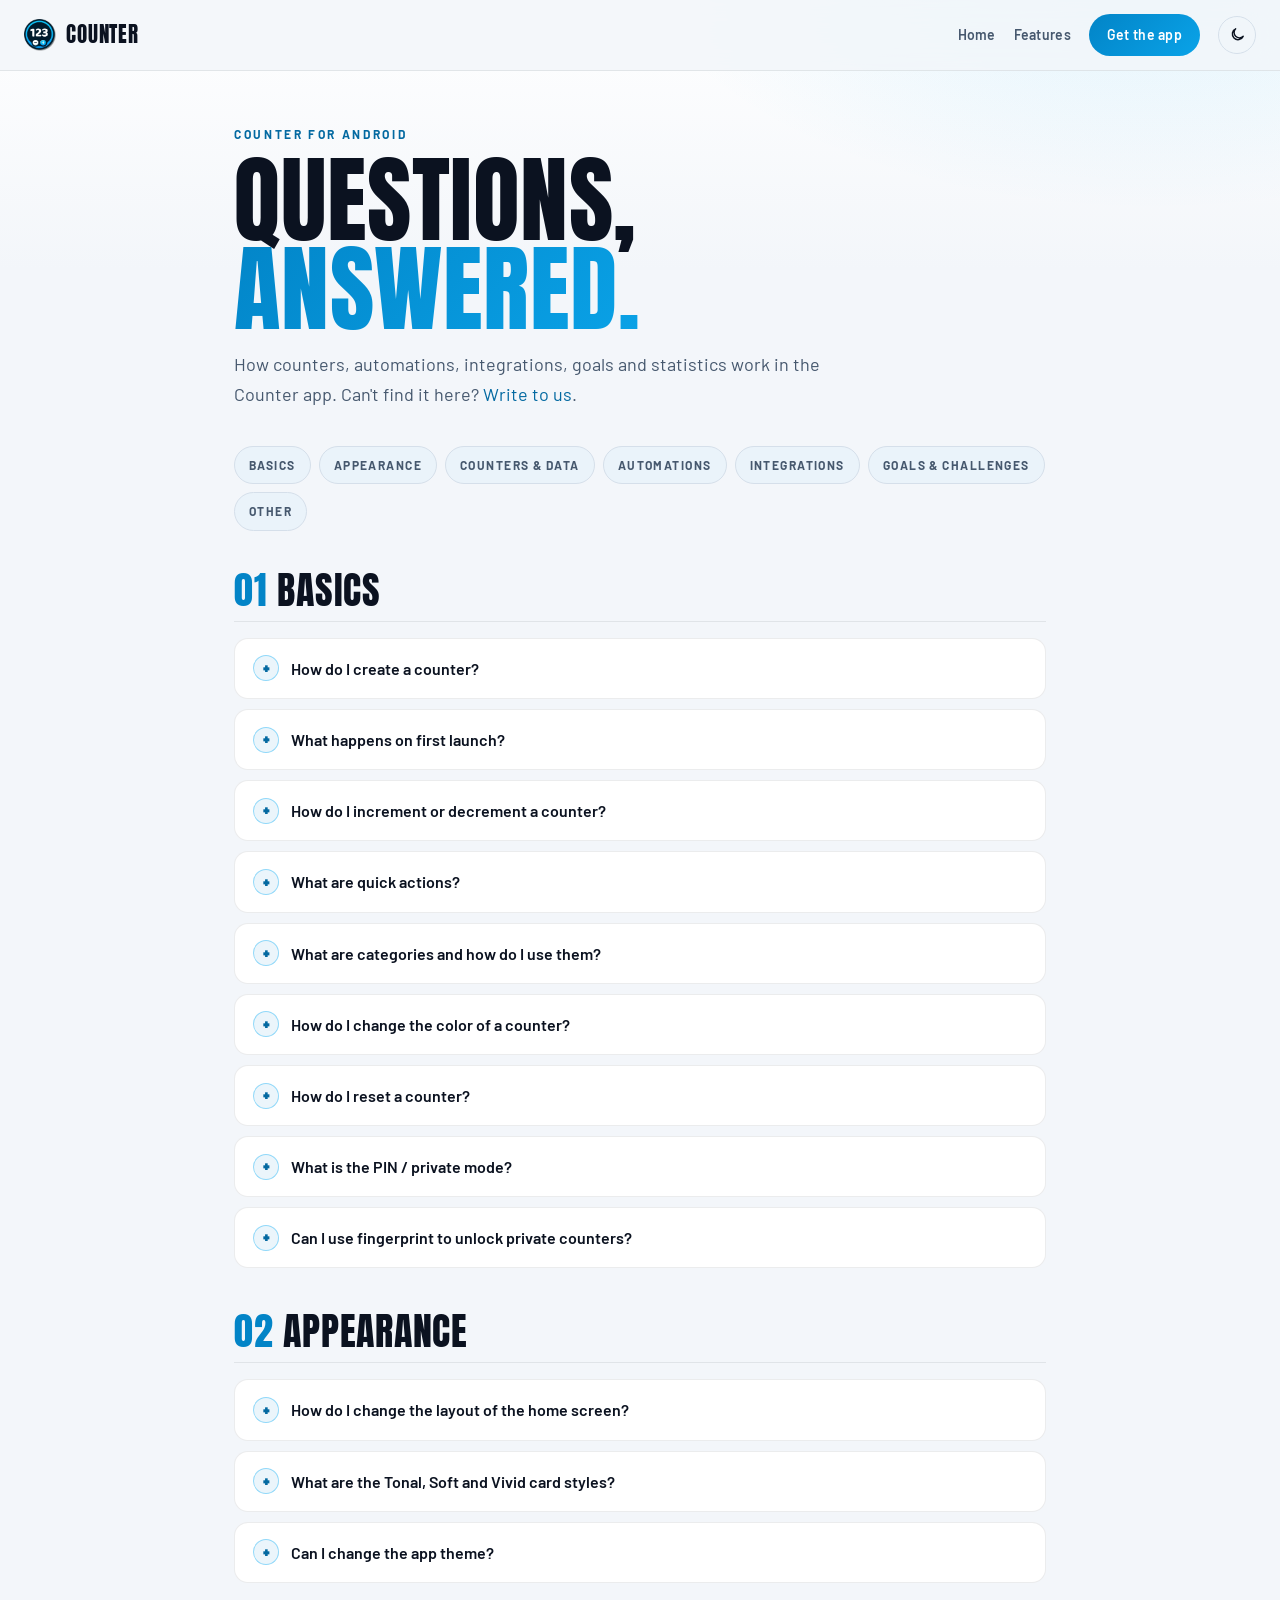
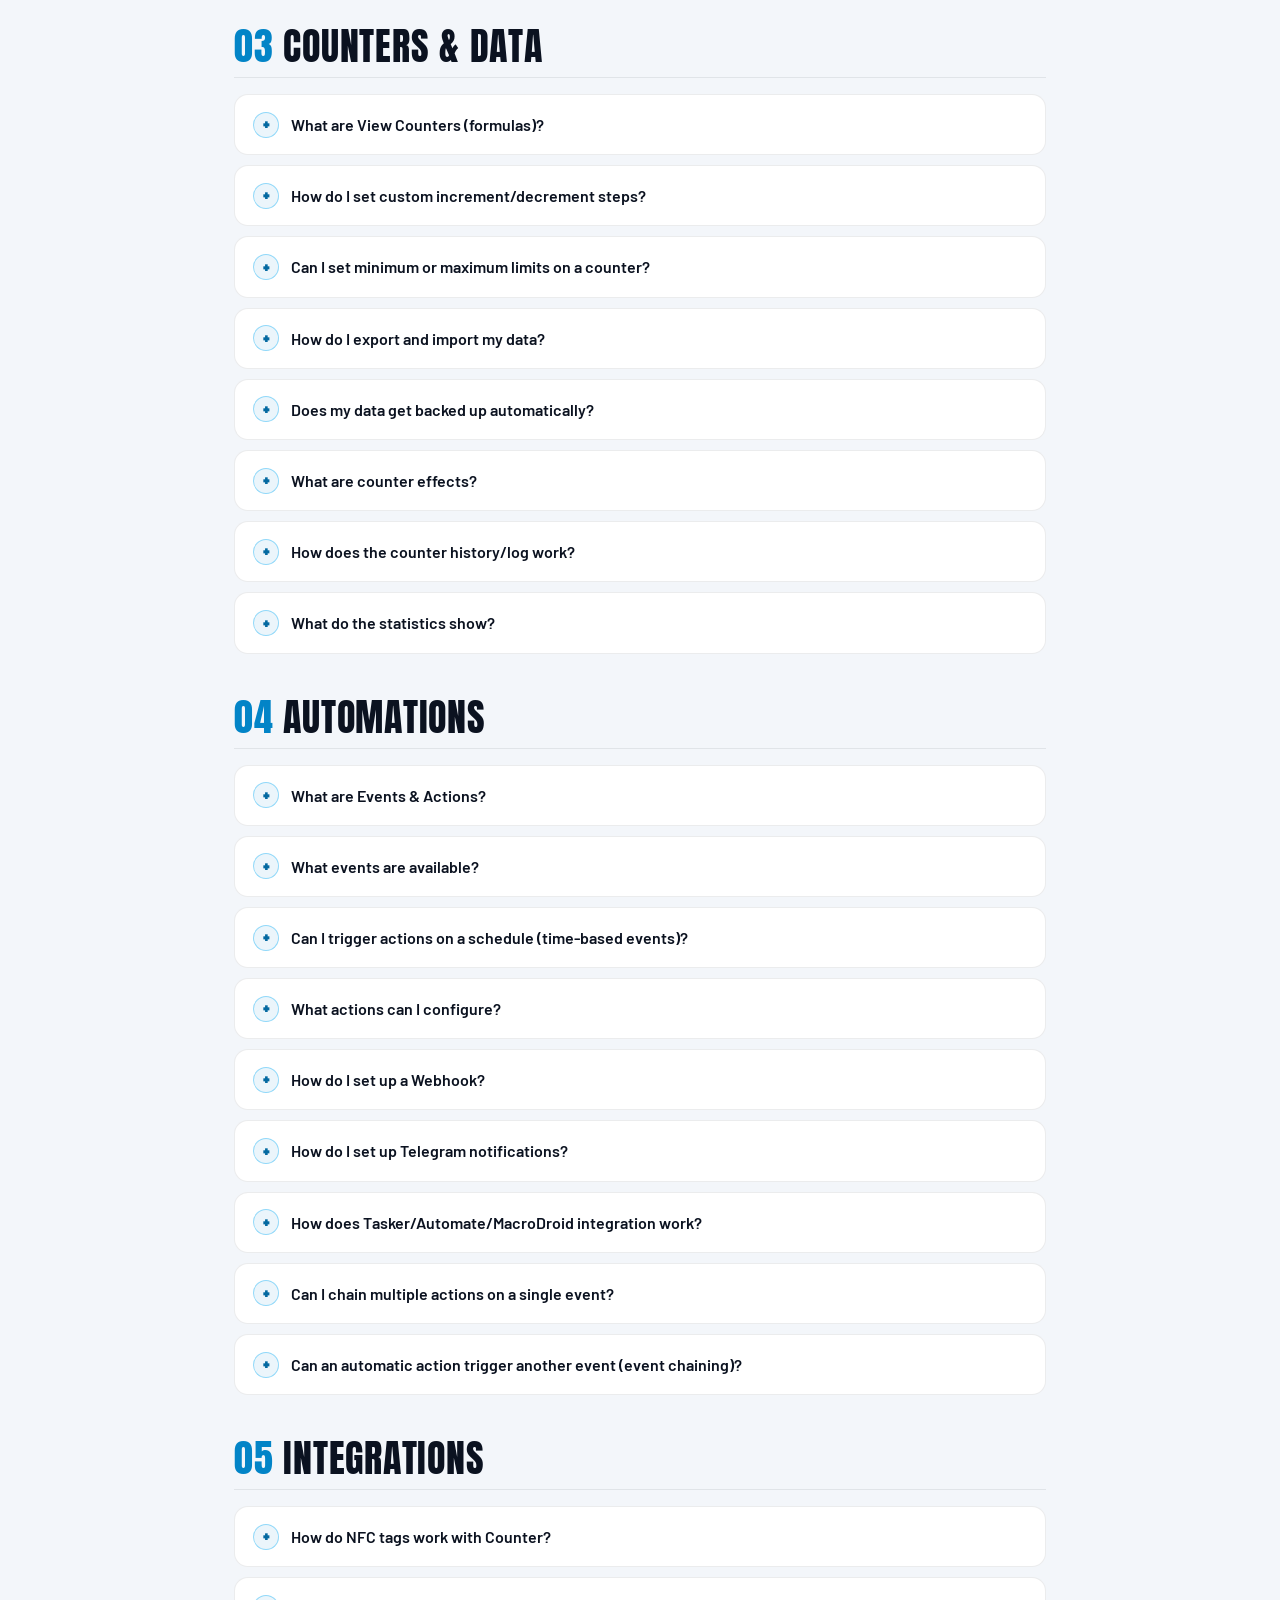
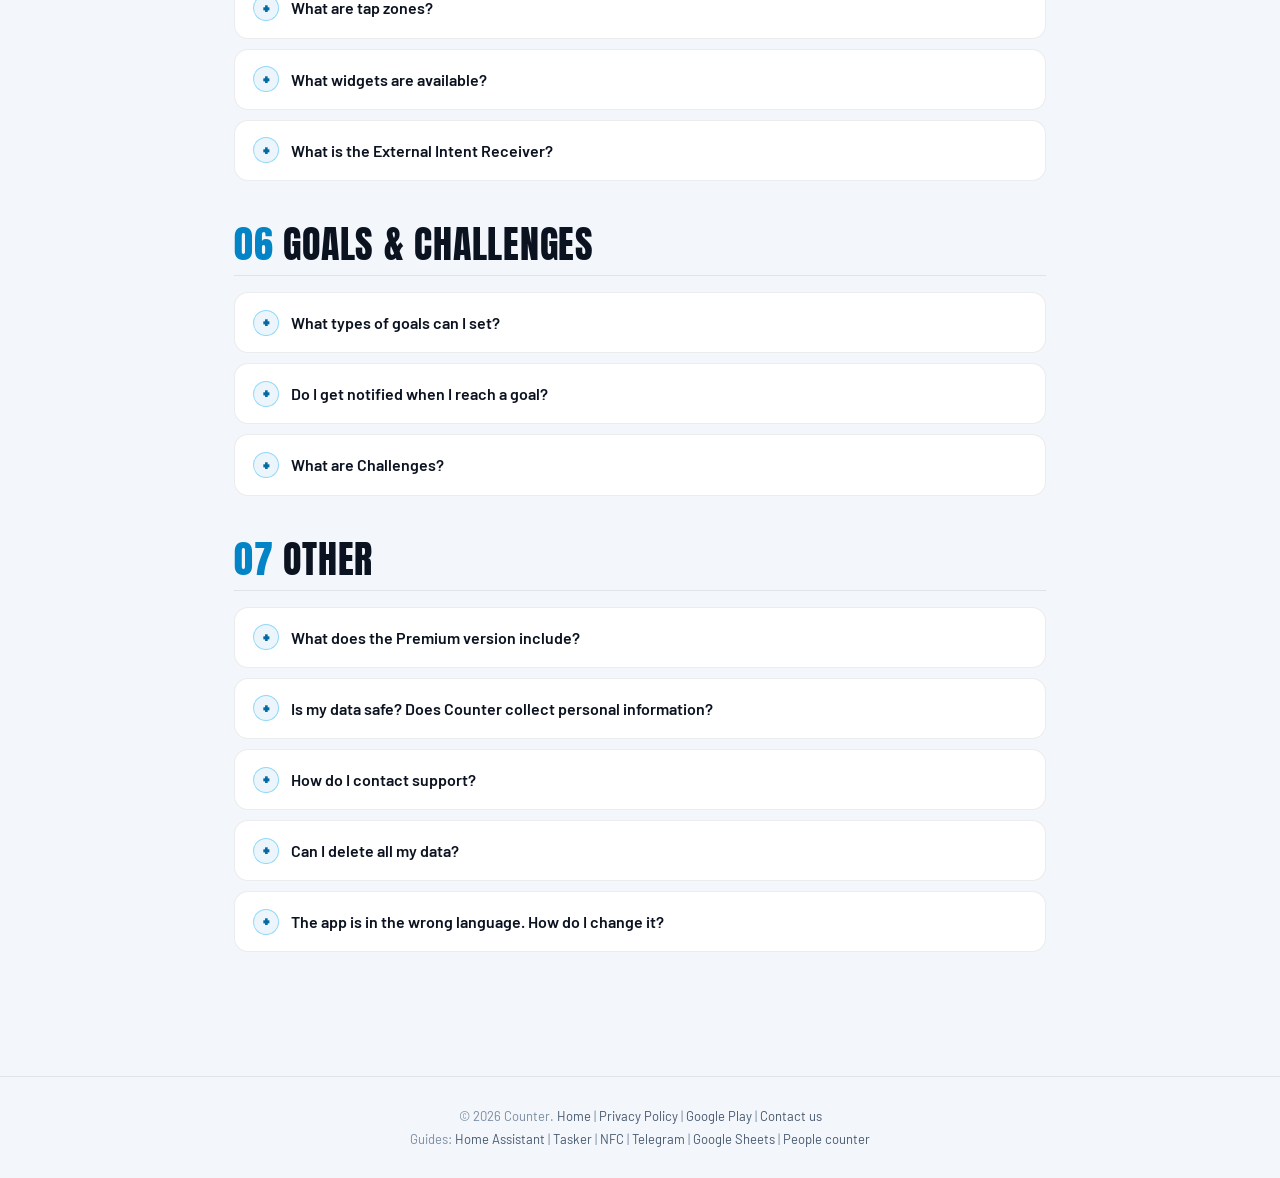
<file: faq.html>
<!DOCTYPE html>
<html lang="en">
<head>
    <meta charset="UTF-8">
    <meta name="viewport" content="width=device-width, initial-scale=1.0">
    <meta name="robots" content="index, follow, max-image-preview:large">
    <meta name="theme-color" content="#0b1220">
    <meta name="author" content="CounterAutomate">
    <title>Counter App FAQ: Automations, Webhooks, NFC &amp; Widgets | Android</title>
    <meta name="description" content="Answers to common questions about the Counter app for Android: creating counters, card styles and home layout, calculated views and formulas, events and actions, webhooks, Telegram, Tasker, NFC tags, tap zones, widgets, goals, statistics, backups, and privacy.">

    <link rel="canonical" href="https://counterautomate.com/faq.html">
    <link rel="icon" type="image/png" sizes="32x32" href="img/logo.webp">
    <link rel="apple-touch-icon" href="img/logo.webp">

    <!-- Open Graph -->
    <meta property="og:type" content="website">
    <meta property="og:title" content="Counter App FAQ: Automations, Webhooks, NFC &amp; Widgets">
    <meta property="og:description" content="Everything you need to know about the Counter app for Android: automations, webhooks, Telegram, Tasker, NFC tags, widgets, goals, and privacy.">
    <meta property="og:image" content="https://counterautomate.com/img/og-image.webp">
    <meta property="og:url" content="https://counterautomate.com/faq.html">
    <meta property="og:site_name" content="Counter App">

    <!-- Twitter Card -->
    <meta name="twitter:card" content="summary_large_image">
    <meta name="twitter:title" content="Counter App FAQ: Automations, Webhooks, NFC &amp; Widgets">
    <meta name="twitter:description" content="Everything you need to know about the Counter app for Android.">
    <meta name="twitter:image" content="https://counterautomate.com/img/og-image.webp">

    <!-- set theme before paint to avoid a flash of the wrong theme -->
    <script>
      (function(){
        try{
          var saved = localStorage.getItem('ca-theme');
          var theme = saved || ((window.matchMedia && window.matchMedia('(prefers-color-scheme: light)').matches) ? 'light' : 'dark');
          document.documentElement.setAttribute('data-theme', theme);
          var m = document.querySelector('meta[name="theme-color"]');
          if(m) m.setAttribute('content', theme === 'light' ? '#f3f6fa' : '#0b1220');
        }catch(e){}
      })();
    </script>

    <link rel="preconnect" href="https://fonts.googleapis.com">
    <link rel="preconnect" href="https://fonts.gstatic.com" crossorigin>
    <link href="https://fonts.googleapis.com/css2?family=Anton&family=Barlow:wght@400;500;600;700&display=swap" rel="stylesheet">
    <link rel="stylesheet" href="guide.css">

    <!-- JSON-LD: FAQPage (keep aligned with the <details> below) -->
    <script type="application/ld+json">
    {
      "@context": "https://schema.org",
      "@type": "FAQPage",
      "mainEntity": [
        { "@type": "Question", "name": "How do I create a counter?", "acceptedAnswer": { "@type": "Answer", "text": "Tap the + icon in the top bar of the home screen, give the counter a name, and optionally an emoji, a unit, a color, a category, an initial value, increment/decrement steps and min/max limits. Tap Save. On first launch the app also offers ready-made counters you can pick with one tap." } },
        { "@type": "Question", "name": "What happens on first launch?", "acceptedAnswer": { "@type": "Answer", "text": "A short setup asks what you want to count and creates those counters for you, shows how automations work by creating an example rule, and lets you pick a card style. If you skip the choices, Counter fills the home with a few example counters, a calculated view and automations so you can see everything working. You can delete them at any time." } },
        { "@type": "Question", "name": "How do I increment or decrement a counter?", "acceptedAnswer": { "@type": "Answer", "text": "On the home screen, tap the + or - buttons on each counter card. Open the counter for the big + and - buttons, your quick actions (for example +5 or -20), notes, and the option to set a specific value. You can also count from a home screen widget, from tap zones, with NFC tags or with the volume buttons." } },
        { "@type": "Question", "name": "What are quick actions?", "acceptedAnswer": { "@type": "Answer", "text": "Quick actions are your own shortcut buttons, such as +3, +10 or -20. Set them in the counter editor by typing one or more numbers separated by a space; a negative number becomes a subtract button. They appear on the counter detail screen and on the cards of its goals." } },
        { "@type": "Question", "name": "What are categories and how do I use them?", "acceptedAnswer": { "@type": "Answer", "text": "Categories let you organize counters into groups. Assign a counter to a category when creating or editing it. On the home screen each category is a collapsible section; collapsed categories show a strip with the colors of the counters inside. To show counters as a single flat list instead, change the grouping in Settings > Appearance > Home appearance." } },
        { "@type": "Question", "name": "How do I change the color of a counter?", "acceptedAnswer": { "@type": "Answer", "text": "Open the counter editor (long press a counter or tap the edit icon) and choose a color from the palette. The color is used for the counter card, its number, its widgets and its charts. How strongly it shows on the card depends on the card style you pick in Settings." } },
        { "@type": "Question", "name": "How do I reset a counter?", "acceptedAnswer": { "@type": "Answer", "text": "Open the counter detail screen and tap the reset icon in the top bar. The counter returns to its configured reset value (default 0) and the reset is logged in the counter history." } },
        { "@type": "Question", "name": "What is the PIN / private mode?", "acceptedAnswer": { "@type": "Answer", "text": "Set a PIN in Settings > Security to protect private counters. When a counter is marked private you must enter the PIN (or use biometric unlock) to view it. The PIN is stored securely as a hash." } },
        { "@type": "Question", "name": "Can I use fingerprint to unlock private counters?", "acceptedAnswer": { "@type": "Answer", "text": "Yes. In Settings > Security enable Unlock with fingerprint. You must set a PIN first; afterwards you can use your fingerprint instead of the PIN." } },
        { "@type": "Question", "name": "How do I change the layout of the home screen?", "acceptedAnswer": { "@type": "Answer", "text": "Go to Settings > Appearance > Home appearance. A live preview at the top shows the effect of the three choices below it: grouping (by category or a flat list), arrangement (grid or list) and the card layout. Layouts that keep the buttons on the side need a wide card, so they are available only with the list arrangement." } },
        { "@type": "Question", "name": "What are the Tonal, Soft and Vivid card styles?", "acceptedAnswer": { "@type": "Answer", "text": "They decide how much of a counter's color shows on its card. Tonal keeps the card neutral, with the color on an accent bar and the number. Soft washes the whole card with a light tint of the color. Vivid paints the card in full color. Pick one in Settings > Appearance > Counter card colors, where each option comes with a preview and a full-size sample card. The style is also offered once at first launch. Tonal is the default." } },
        { "@type": "Question", "name": "Can I change the app theme?", "acceptedAnswer": { "@type": "Answer", "text": "Yes. In Settings > Appearance > Theme choose Day, Night or System, and optionally enable Dynamic color (Material You) on Android 12+ to use the colors of your wallpaper. Widgets follow the system theme." } },
        { "@type": "Question", "name": "What are View Counters (formulas)?", "acceptedAnswer": { "@type": "Answer", "text": "View Counters are computed counters whose value comes from a math formula referencing other counters using the c{id} syntax (for example c1 + c2). They update automatically when referenced counters change, have no buttons, and their detail screen shows how the value is calculated. They support the + - * / % operators." } },
        { "@type": "Question", "name": "How do I set custom increment/decrement steps?", "acceptedAnswer": { "@type": "Answer", "text": "When creating or editing a counter, set the Increment value and Decrement value fields. Each tap of + or - changes the counter by these amounts." } },
        { "@type": "Question", "name": "Can I set minimum or maximum limits on a counter?", "acceptedAnswer": { "@type": "Answer", "text": "Yes. In the counter editor set a minimum and/or maximum value. The counter will not go below the minimum or above the maximum, and out-of-range values are adapted automatically." } },
        { "@type": "Question", "name": "How do I export and import my data?", "acceptedAnswer": { "@type": "Answer", "text": "Go to Settings > Backup. Export saves all your data (counters, categories, goals, challenges, automations, logs) as a JSON file you can store anywhere; this is a full backup and includes private counters. Import restores data from a previously exported JSON file. The history of a single counter can also be exported as CSV from its statistics." } },
        { "@type": "Question", "name": "Does my data get backed up automatically?", "acceptedAnswer": { "@type": "Answer", "text": "Yes, if Android Backup is enabled on your device. Counter uses Android's built-in backup to store an encrypted copy of your data in your own Google account, so counters are restored automatically on a new phone or reinstall. Private PIN-protected counters and your PIN are never sent to the cloud and stay only on your device; use the manual JSON export to back those up too." } },
        { "@type": "Question", "name": "What are counter effects?", "acceptedAnswer": { "@type": "Answer", "text": "Counter effects add feedback when a value changes: a sound, a vibration, or a voice that reads the new value out loud. Choose one in Settings > Behaviour > Effect on value change, or select None to disable them." } },
        { "@type": "Question", "name": "How does the counter history/log work?", "acceptedAnswer": { "@type": "Answer", "text": "Every change is logged with the timestamp, new value, delta and whether it was a manual action, a reset or an automatic change, and you can attach a note to any change. The counter's History tab lists the log and lets you search through notes; the Overview tab turns it into a trend chart, an activity heatmap and the hours you count the most." } },
        { "@type": "Question", "name": "What do the statistics show?", "acceptedAnswer": { "@type": "Answer", "text": "Each counter has an Overview with a sentence that sums it up, a trend chart you can zoom by day, week or month, a six-month activity heatmap, your busiest hours and the current and record streak. The Statistics screen, reached from the home screen, does the same for all counters together: overall streak, changes in the last 30 days, most used counters and totals by category." } },
        { "@type": "Question", "name": "What are Events & Actions?", "acceptedAnswer": { "@type": "Answer", "text": "Events & Actions are the automations of Counter: rules that say when something happens on a counter, do this. Each counter's detail screen shows its rules and lets you add one on a single page: choose whether it fires on a value change or at a time, pick the event, pick the action, fill in the parameters and save. You can pause all automations from Settings > Behaviour > Automations." } },
        { "@type": "Question", "name": "What events are available?", "acceptedAnswer": { "@type": "Answer", "text": "There are 12 event types: Changes, Reaches the value, Goes above, Drops below, Is a multiple of, Is within, Is even, Is odd, Is a prime number, Is a palindrome, Reaches its maximum and Reaches its minimum." } },
        { "@type": "Question", "name": "Can I trigger actions on a schedule (time-based events)?", "acceptedAnswer": { "@type": "Answer", "text": "Yes. Besides counter events, Counter has temporal (time-based) events that fire on a schedule, independently of counter changes: On a date and time, Every day at, Every week on, Every month on, and Every N minutes. Each targets a counter and can run any action, so you can reset a counter every day at 8:00, send a webhook on a schedule, or post a Telegram summary every Monday. On Android 13+ time events need the exact alarm permission." } },
        { "@type": "Question", "name": "What actions can I configure?", "acceptedAnswer": { "@type": "Answer", "text": "There are 13 action types, grouped by what they do. On the counter: Increment counter, Decrement counter, Reset counter, Double counter value, Change counter color, Change counter title, Increment another counter, Decrement another counter. Alerts: Send notification, Send popup message. To the outside: Broadcast intent for Tasker, Automate and MacroDroid, Telegram message, Webhook." } },
        { "@type": "Question", "name": "How do I set up a Webhook?", "acceptedAnswer": { "@type": "Answer", "text": "Create a rule, select Webhook, and configure the URL, HTTP method (GET, POST, PUT, PATCH or DELETE), Content-Type, optional additional headers, an optional payload template with template variables, authentication (Bearer token, Basic auth or API key), retries and timeout." } },
        { "@type": "Question", "name": "How do I set up Telegram notifications?", "acceptedAnswer": { "@type": "Answer", "text": "Create a Telegram bot via @BotFather and copy the bot token, find your chat ID (for example with @userinfobot), then create a rule with the Telegram Message action and enter the bot token, chat ID and message text with optional template variables." } },
        { "@type": "Question", "name": "How does Tasker/Automate/MacroDroid integration work?", "acceptedAnswer": { "@type": "Answer", "text": "The Broadcast Intent action sends an Android broadcast intent that Tasker, Automate, MacroDroid or other automation apps can receive. The intent includes counter data (ID, value, title) plus custom extras, letting you trigger complex phone automations from counter events." } },
        { "@type": "Question", "name": "Can I chain multiple actions on a single event?", "acceptedAnswer": { "@type": "Answer", "text": "Yes. You can create multiple rules for the same counter and event; when the event fires, all matching actions execute." } },
        { "@type": "Question", "name": "Can an automatic action trigger another event (event chaining)?", "acceptedAnswer": { "@type": "Answer", "text": "Yes. When an action modifies a counter (Increment or Decrement another counter, Double counter value, Reset counter), the resulting change can trigger events on that target counter. Propagation is configurable per rule, and built-in cycle protection stops infinite loops automatically." } },
        { "@type": "Question", "name": "How do NFC tags work with Counter?", "acceptedAnswer": { "@type": "Answer", "text": "You can write NFC tags that increment, decrement or reset a specific counter. Open a counter detail screen, choose the NFC write option and the action, optionally set a step value, then hold a tag near the phone to write it. Tap the tag afterwards to trigger the action, even from the lock screen." } },
        { "@type": "Question", "name": "What are tap zones?", "acceptedAnswer": { "@type": "Answer", "text": "Tap zones turn the whole screen into one giant button per counter, so you can count without looking at the phone: ideal for scores and reps. Open them from the home screen's top bar, pick the counters, and tap anywhere in a zone to increment it. Each zone is drawn in the counter's color with the same card style as the home." } },
        { "@type": "Question", "name": "What widgets are available?", "acceptedAnswer": { "@type": "Answer", "text": "Counter offers two home screen widgets. The standard widget shows the counter name, value and +, - and reset buttons; resize it and the layout adapts, from a full card with buttons down to a small tile with just the value. The compact 1x1 widget shows the title and value and counts when you tap it. Widgets use the counter's color and follow the system day/night theme." } },
        { "@type": "Question", "name": "What is the External Intent Receiver?", "acceptedAnswer": { "@type": "Answer", "text": "It lets other apps control your counters via Android broadcast intents. Turn on the External commands switch in Settings > External integration, copy the security token (required by default), and send the com.zipangulu.counter.ACTION_EXTERNAL_COMMAND intent with the commands increment, decrement, reset or set_value. A separate read-only switch lets widgets and other apps read counter values." } },
        { "@type": "Question", "name": "What types of goals can I set?", "acceptedAnswer": { "@type": "Answer", "text": "There are four goal types: Reach value, Reach by date, Stay within range (keep the value between a minimum and maximum) and Reduce value. Each goal can have a priority (Low, Medium, High) and can auto-complete when the target is reached. The goal card shows progress, how much is left, whether you are on track for the deadline, and your quick actions." } },
        { "@type": "Question", "name": "Do I get notified when I reach a goal?", "acceptedAnswer": { "@type": "Answer", "text": "Yes. The app monitors your goals in the background and sends a notification, once, when a goal is reached or a deadline is approaching. Goals are on the Goals tab, split into active, completed and archived." } },
        { "@type": "Question", "name": "What are Challenges?", "acceptedAnswer": { "@type": "Answer", "text": "Challenges are live races between counters. Create a challenge, add two or more counters and optionally set a timer; counters can be reset to zero at the start, and the play screen shows the ranking moving in real time as you count." } },
        { "@type": "Question", "name": "What does the Premium version include?", "acceptedAnswer": { "@type": "Answer", "text": "The Premium version removes all ads from the app. All features are available in the free version; Premium is a way to support development while enjoying an ad-free experience." } },
        { "@type": "Question", "name": "Is my data safe? Does Counter collect personal information?", "acceptedAnswer": { "@type": "Answer", "text": "Counter does not send your counter data to our servers and never uses it for advertising. If Android Backup is enabled, an encrypted copy of your non-private data is stored in your own Google account and we have no access to it; private PIN-protected counters stay only on your device. Firebase Crashlytics and Analytics are used to improve stability and understand general usage patterns, but no personal counter data is shared." } },
        { "@type": "Question", "name": "How do I contact support?", "acceptedAnswer": { "@type": "Answer", "text": "Go to Settings > Support > Contact us. This opens your email app with diagnostic information pre-filled to help us assist you faster." } },
        { "@type": "Question", "name": "Can I delete all my data?", "acceptedAnswer": { "@type": "Answer", "text": "Yes. Go to Settings > Backup > Delete all data to permanently delete all counters, categories, goals, challenges, automations and logs. This action cannot be undone, so consider exporting a backup first." } },
        { "@type": "Question", "name": "The app is in the wrong language. How do I change it?", "acceptedAnswer": { "@type": "Answer", "text": "Counter follows your device system language. Change it in Settings > Apps > Counter > Language (Android 13+) or via your device language settings. Supported languages: English, German, Spanish, French, Italian, Portuguese, Russian, Chinese." } }
      ]
    }
    </script>

    <script async src="https://www.googletagmanager.com/gtag/js?id=G-2BK2MG308F"></script>
    <script>
      window.dataLayer = window.dataLayer || [];
      function gtag(){dataLayer.push(arguments);}
      gtag('js', new Date());
      gtag('config', 'G-2BK2MG308F');
    </script>
</head>
<body>

<nav class="nav">
  <a href="index.html" class="nav-logo">
    <img src="img/logo.webp" alt="Counter logo">
    <span>Counter</span>
  </a>
  <div class="nav-right">
    <a href="index.html">Home</a>
    <a href="index.html#features">Features</a>
    <a href="https://play.google.com/store/apps/details?id=com.zipangulu.counter" class="nav-cta" target="_blank" rel="noopener">Get the app</a>
    <button id="theme-toggle" class="theme-toggle" type="button" aria-label="Switch to light theme">
      <svg class="icon-sun" viewBox="0 0 24 24" fill="none" stroke="currentColor" stroke-width="2" stroke-linecap="round" stroke-linejoin="round" aria-hidden="true"><circle cx="12" cy="12" r="4.2"/><path d="M12 2.5v2M12 19.5v2M2.5 12h2M19.5 12h2M5.2 5.2l1.4 1.4M17.4 17.4l1.4 1.4M18.8 5.2l-1.4 1.4M6.6 17.4l-1.4 1.4"/></svg>
      <svg class="icon-moon" viewBox="0 0 24 24" fill="none" stroke="currentColor" stroke-width="2" stroke-linecap="round" stroke-linejoin="round" aria-hidden="true"><path d="M20 14.6A8 8 0 1 1 9.4 4 6.2 6.2 0 0 0 20 14.6z"/></svg>
    </button>
  </div>
</nav>

<main class="faq">

<header class="faq-hero">
    <span class="kicker">Counter for Android</span>
    <h1>Questions,<br><span class="grad">answered.</span></h1>
    <p>How counters, automations, integrations, goals and statistics work in the Counter app. Can't find it here? <a href="mailto:counterapphelp@gmail.com">Write to us</a>.</p>
</header>

<nav class="faq-nav" aria-label="Jump to section">
    <a href="#basics">Basics</a>
    <a href="#appearance">Appearance</a>
    <a href="#advanced">Counters &amp; data</a>
    <a href="#automations">Automations</a>
    <a href="#integrations">Integrations</a>
    <a href="#goals">Goals &amp; Challenges</a>
    <a href="#other">Other</a>
</nav>

<!-- ===== BASICS ===== -->
<section id="basics">
    <h2><span>01</span> Basics</h2>

    <details>
        <summary>How do I create a counter?</summary>
        <div class="answer">
            <p>Tap the <strong>+</strong> icon in the top bar of the home screen. Give the counter a name and, if you like, an emoji, a unit, a color, a category, an initial value, increment/decrement steps and min/max limits. Tap <strong>Save</strong>.</p>
            <p>On first launch the app also offers ready-made counters (water, workouts, pages, expenses and more) that you can pick with one tap.</p>
        </div>
    </details>

    <details>
        <summary>What happens on first launch?</summary>
        <div class="answer">
            <p>A short setup in four steps:</p>
            <ol>
                <li>A welcome with a real counter you can already tap.</li>
                <li><strong>What do you want to count?</strong> Pick as many presets as you like: they are created for real.</li>
                <li><strong>It does things on its own</strong>: a first automation is created on one of your counters, so you see a rule working right away.</li>
                <li><strong>Choose your style</strong>: Tonal, Soft or Vivid cards, with a full-size preview.</li>
            </ol>
            <p>If you skip the choices, Counter fills the home with a few example counters, a calculated view and automations, so everything can be seen working. Delete them whenever you want.</p>
        </div>
    </details>

    <details>
        <summary>How do I increment or decrement a counter?</summary>
        <div class="answer">
            <p>On the home screen, tap the <strong>+</strong> or <strong>&minus;</strong> buttons on each counter card. Open the counter for the big + and &minus; buttons, your <strong>quick actions</strong> (for example +5 or &minus;20), notes, and the option to set a specific value.</p>
            <p>You can also count without opening the app: from a <a href="#integrations">home screen widget</a>, from <a href="#integrations">tap zones</a>, with <a href="#integrations">NFC tags</a> or with the volume buttons on the detail screen.</p>
        </div>
    </details>

    <details>
        <summary>What are quick actions?</summary>
        <div class="answer">
            <p>Quick actions are your own shortcut buttons, such as <strong>+3</strong>, <strong>+10</strong> or <strong>&minus;20</strong>. Set them in the counter editor by typing one or more numbers separated by a space; a negative number becomes a subtract button.</p>
            <p>They appear on the counter detail screen and on the cards of its goals, so you can update a goal without leaving the Goals tab.</p>
        </div>
    </details>

    <details>
        <summary>What are categories and how do I use them?</summary>
        <div class="answer">
            <p>Categories let you organize counters into groups. When you create or edit a counter, you can assign it to a category. On the home screen each category is a collapsible section; when collapsed, it shows a strip with the colors of the counters inside.</p>
            <p>Prefer a single flat list? Change the grouping in <strong>Settings &gt; Appearance &gt; Home appearance</strong>.</p>
        </div>
    </details>

    <details>
        <summary>How do I change the color of a counter?</summary>
        <div class="answer">
            <p>Open the counter editor (long press a counter or tap the edit icon) and choose a color from the palette. The color is used for the counter card, its number, its widgets and its charts. How strongly it shows on the card depends on the <a href="#appearance">card style</a> you pick in Settings.</p>
        </div>
    </details>

    <details>
        <summary>How do I reset a counter?</summary>
        <div class="answer">
            <p>Open the counter detail screen and tap the <strong>reset</strong> icon in the top bar. The counter returns to its configured reset value (default is 0). The reset is logged in the counter history.</p>
        </div>
    </details>

    <details>
        <summary>What is the PIN / private mode?</summary>
        <div class="answer">
            <p>You can set a PIN in <strong>Settings &gt; Security</strong> to protect private counters. When a counter is marked as private, you must enter the PIN (or use biometric unlock if enabled) to view it. The PIN is stored securely as a hash.</p>
        </div>
    </details>

    <details>
        <summary>Can I use fingerprint to unlock private counters?</summary>
        <div class="answer">
            <p>Yes. Go to <strong>Settings &gt; Security</strong> and enable <strong>Unlock with fingerprint</strong>. You must first set a PIN before enabling biometric authentication. Once enabled, you can use your fingerprint instead of the PIN.</p>
        </div>
    </details>
</section>

<!-- ===== APPEARANCE ===== -->
<section id="appearance">
    <h2><span>02</span> Appearance</h2>

    <details>
        <summary>How do I change the layout of the home screen?</summary>
        <div class="answer">
            <p>Go to <strong>Settings &gt; Appearance &gt; Home appearance</strong>. A live preview at the top shows the effect of the three choices below it:</p>
            <ul>
                <li><strong>Grouping</strong>: by category, or a flat list.</li>
                <li><strong>Arrangement</strong>: grid or list.</li>
                <li><strong>Card layout</strong>: where the number and the buttons sit on the card.</li>
            </ul>
            <p>Layouts that keep the buttons on the side need a wide card, so they are available only with the list arrangement: in grid mode they appear greyed out.</p>
        </div>
    </details>

    <details>
        <summary>What are the Tonal, Soft and Vivid card styles?</summary>
        <div class="answer">
            <p>They decide how much of a counter's color shows on its card:</p>
            <ul>
                <li><strong>Tonal</strong>: the card stays neutral; the color lives on an accent bar and in the number. The default.</li>
                <li><strong>Soft</strong>: the whole card gets a light wash of the color.</li>
                <li><strong>Vivid</strong>: the card is painted in full color.</li>
            </ul>
            <p>Pick one in <strong>Settings &gt; Appearance &gt; Counter card colors</strong>: each option comes with a preview and a full-size sample card. The same choice is offered once at first launch, and once after updating to the new design.</p>
        </div>
    </details>

    <details>
        <summary>Can I change the app theme?</summary>
        <div class="answer">
            <p>Yes. In <strong>Settings &gt; Appearance &gt; Theme</strong> choose <strong>Day</strong>, <strong>Night</strong> or <strong>System</strong>. You can also enable <strong>Dynamic color (Material You)</strong> on Android 12+ to use the colors of your wallpaper. Widgets follow the system theme.</p>
        </div>
    </details>
</section>

<!-- ===== COUNTERS & DATA ===== -->
<section id="advanced">
    <h2><span>03</span> Counters &amp; data</h2>

    <details>
        <summary>What are View Counters (formulas)?</summary>
        <div class="answer">
            <p>View Counters are computed counters whose value is calculated from a mathematical formula referencing other counters. They update automatically when the referenced counters change, have no buttons, and their detail screen shows <strong>how the value is calculated</strong>, term by term.</p>
            <p>Use the syntax <code>c{id}</code> to reference a counter by its ID. For example:</p>
            <ul>
                <li><code>c1 + c2</code>: sum of counter 1 and counter 2</li>
                <li><code>c3 * 2</code>: double the value of counter 3</li>
                <li><code>c1 - c2 + c3</code>: combined calculation</li>
                <li><code>(c1 + c2) / 2</code>: average of two counters</li>
            </ul>
            <p>Standard math operators are supported: <code>+</code>, <code>-</code>, <code>*</code>, <code>/</code>, <code>%</code>.</p>
        </div>
    </details>

    <details>
        <summary>How do I set custom increment/decrement steps?</summary>
        <div class="answer">
            <p>When creating or editing a counter, set the <strong>Increment value</strong> and <strong>Decrement value</strong> fields. Each tap of +/&minus; will change the counter by these amounts.</p>
        </div>
    </details>

    <details>
        <summary>Can I set minimum or maximum limits on a counter?</summary>
        <div class="answer">
            <p>Yes. In the counter editor, you can set a <strong>minimum value</strong> and/or <strong>maximum value</strong>. The counter will not go below the minimum or above the maximum. If a value exceeds the range, it will be adapted automatically.</p>
        </div>
    </details>

    <details>
        <summary>How do I export and import my data?</summary>
        <div class="answer">
            <p>Go to <strong>Settings &gt; Backup</strong>:</p>
            <ul>
                <li><strong>Export</strong>: Saves all your data (counters, categories, goals, challenges, automations, logs) as a JSON file you can store anywhere. This is a full backup and includes your private counters.</li>
                <li><strong>Import</strong>: Restores data from a previously exported JSON file.</li>
            </ul>
            <p>This is useful for keeping your own backup or moving everything to a new device, even across different Google accounts. The history of a single counter can also be exported as <strong>CSV</strong> from its statistics.</p>
        </div>
    </details>

    <details>
        <summary>Does my data get backed up automatically?</summary>
        <div class="answer">
            <p>Yes, if Android Backup is enabled on your device (<strong>Settings &gt; Google &gt; Backup</strong>). Counter uses Android's built-in backup to store an encrypted copy of your data in <strong>your own Google account</strong>, so your counters are restored automatically when you set up a new phone or reinstall the app. The backup lives in your Google account &mdash; we can't see or access it.</p>
            <p>Two things stay on your device and are never sent to the cloud: your <strong>private (PIN-protected) counters</strong> and your PIN/biometric settings. To back those up too, use the manual JSON <strong>Export</strong> above.</p>
        </div>
    </details>

    <details>
        <summary>What are counter effects?</summary>
        <div class="answer">
            <p>Counter effects add feedback when a value changes: a <strong>sound</strong>, a <strong>vibration</strong>, or a <strong>voice</strong> that reads the new value out loud. Choose one in <strong>Settings &gt; Behaviour &gt; Effect on value change</strong>, or select <strong>None</strong> to disable them.</p>
        </div>
    </details>

    <details>
        <summary>How does the counter history/log work?</summary>
        <div class="answer">
            <p>Every change to a counter is logged with the timestamp, new value, delta (change amount), and whether it was a manual action, reset, or automatic change. You can attach a <strong>note</strong> to any change from the detail screen.</p>
            <p>The counter's <strong>History</strong> tab lists the log and lets you search through notes; the <strong>Overview</strong> tab turns it into a trend chart, an activity heatmap and the hours you count the most.</p>
        </div>
    </details>

    <details>
        <summary>What do the statistics show?</summary>
        <div class="answer">
            <p>Each counter has an <strong>Overview</strong> that opens with a sentence summing it up ("You went from 0 to 924, mostly in the morning"), a trend chart you can zoom by day, week or month, a six-month activity heatmap, your busiest hours and the current and record streak.</p>
            <p>The <strong>Statistics</strong> screen, reached from the home screen's top bar, does the same for all counters together: overall streak, changes in the last 30 days, most used counters and totals by category.</p>
        </div>
    </details>
</section>

<!-- ===== AUTOMATIONS ===== -->
<section id="automations">
    <h2><span>04</span> Automations</h2>

    <details>
        <summary>What are Events &amp; Actions?</summary>
        <div class="answer">
            <p>Events &amp; Actions are the automations of Counter: <strong>rules</strong> that say "when something happens on a counter, do this". Each counter's detail screen shows its rules under <strong>What it does on its own</strong> and lets you add one on a single page: choose whether it fires <strong>on value change</strong> or <strong>at a time</strong>, pick the event, pick the action, fill in the parameters and save.</p>
            <p>You can pause all automations at once from <strong>Settings &gt; Behaviour &gt; Automations</strong>.</p>
        </div>
    </details>

    <details>
        <summary>What events are available?</summary>
        <div class="answer">
            <p>There are 12 event types you can use as triggers:</p>
            <ul>
                <li><strong>Changes</strong>: Fires every time the counter changes.</li>
                <li><strong>Reaches the value</strong>: Counter reaches exactly a specific value.</li>
                <li><strong>Goes above</strong>: Counter value goes above a value (strictly greater, not equal).</li>
                <li><strong>Drops below</strong>: Counter drops below a value.</li>
                <li><strong>Is a multiple of</strong>: Counter value is a multiple of N (e.g., every 10).</li>
                <li><strong>Is within</strong>: Counter value is between two numbers.</li>
                <li><strong>Is even</strong>: Counter value is even.</li>
                <li><strong>Is odd</strong>: Counter value is odd.</li>
                <li><strong>Is a prime number</strong>: Counter value is a prime number.</li>
                <li><strong>Is a palindrome</strong>: Counter value is a palindrome (e.g., 121, 1331).</li>
                <li><strong>Reaches its maximum</strong>: Counter hits its configured maximum.</li>
                <li><strong>Reaches its minimum</strong>: Counter hits its configured minimum.</li>
            </ul>
        </div>
    </details>

    <details>
        <summary>Can I trigger actions on a schedule (time-based events)?</summary>
        <div class="answer">
            <p>Yes. Besides counter events, Counter has <strong>temporal (time-based) events</strong> that fire on a schedule, independently of counter changes. When creating a rule, choose <strong>At a time</strong> and pick one of:</p>
            <ul>
                <li><strong>On a date and time</strong>: Fires once at a date and time you choose.</li>
                <li><strong>Every day at</strong>: Fires daily at the configured hour and minute.</li>
                <li><strong>Every week on</strong>: Fires on the days of the week you pick.</li>
                <li><strong>Every month on</strong>: Fires once a month on the chosen day.</li>
                <li><strong>Every N minutes</strong>: Fires at a regular interval.</li>
            </ul>
            <p>Each temporal event targets a counter and can run any action: reset or change a counter, send a webhook, post to Telegram, fire a broadcast intent, and more. For example, reset a water counter <strong>every day at 8:00</strong>, or send a Telegram summary <strong>every Monday</strong>.</p>
            <p>On Android 13+ time events need the <strong>exact alarm</strong> permission: without it the rule stays in the list but does not fire.</p>
        </div>
    </details>

    <details>
        <summary>What actions can I configure?</summary>
        <div class="answer">
            <p>There are 13 action types, grouped by what they do:</p>
            <p><strong>On the counter</strong></p>
            <ul>
                <li><strong>Increment counter</strong> / <strong>Decrement counter</strong>: Change the counter by its configured step.</li>
                <li><strong>Reset counter</strong>: Reset the counter to its reset value.</li>
                <li><strong>Double counter value</strong>: Double the current value.</li>
                <li><strong>Change counter color</strong> / <strong>Change counter title</strong>: Change the counter's look or name.</li>
                <li><strong>Increment another counter</strong> / <strong>Decrement another counter</strong>: Change a different counter, chaining them together.</li>
            </ul>
            <p><strong>Alerts</strong></p>
            <ul>
                <li><strong>Send notification</strong>: A system notification with custom text.</li>
                <li><strong>Send popup message</strong>: A brief on-screen message while the app is in the foreground.</li>
            </ul>
            <p><strong>To the outside</strong></p>
            <ul>
                <li><strong>Broadcast Intent</strong>: An Android broadcast for Tasker, Automate or MacroDroid.</li>
                <li><strong>Telegram Message</strong>: A message to a Telegram chat via a bot.</li>
                <li><strong>Webhook</strong>: An HTTP request to a URL.</li>
            </ul>
        </div>
    </details>

    <details>
        <summary>How do I set up a Webhook?</summary>
        <div class="answer">
            <p>Create a rule, select <strong>Webhook</strong> as the action, and configure:</p>
            <ol>
                <li><strong>URL</strong>: The endpoint to call.</li>
                <li><strong>HTTP method</strong>: GET, POST, PUT, PATCH, or DELETE.</li>
                <li><strong>Content-Type</strong>: The content type of the request (application/json by default).</li>
                <li><strong>Additional Headers</strong>: Optional custom headers.</li>
                <li><strong>Payload template</strong>: Optional request body (for POST/PUT/PATCH). Supports template variables.</li>
                <li><strong>Authentication type</strong>: Optional: Bearer token, Basic auth, or API Key.</li>
                <li><strong>Max retry</strong>: Number of retry attempts on failure.</li>
                <li><strong>Timeout</strong>: Connect and read timeouts, in milliseconds.</li>
            </ol>
            <p><strong>Example:</strong> To send a POST request when a counter reaches 100:</p>
            <pre><code>Event: Reaches the value = 100
Action: Webhook
  URL: https://your-api.com/notify
  Method: POST
  Body: {"counter": "${counter.title}", "value": ${counter.value}}</code></pre>
            <p>Template variables: <code>${counter.id}</code>, <code>${counter.title}</code>, <code>${counter.value}</code>, <code>${counter.unit}</code>, <code>${counter.step}</code>, <code>${counter.min}</code>, <code>${counter.max}</code> and <code>${timestamp}</code>.</p>
            <p class="guide-hint"><strong>Full walkthrough:</strong> see the <a href="home-assistant-counter.html">Home Assistant webhook guide</a>.</p>
        </div>
    </details>

    <details>
        <summary>How do I set up Telegram notifications?</summary>
        <div class="answer">
            <p>To receive Telegram messages when events trigger:</p>
            <ol>
                <li>Create a Telegram bot via <strong>@BotFather</strong> on Telegram and copy the <strong>bot token</strong>.</li>
                <li>Start a conversation with your bot, then find your <strong>chat ID</strong> (you can use @userinfobot or @RawDataBot).</li>
                <li>In the app, create a rule and select <strong>Telegram Message</strong> as the action.</li>
                <li>Enter your <strong>bot token</strong> and <strong>chat ID</strong>.</li>
                <li>Write your message text. You can use template variables for dynamic content.</li>
            </ol>
            <p class="guide-hint"><strong>Full walkthrough:</strong> see the <a href="telegram-counter.html">Telegram guide</a>.</p>
        </div>
    </details>

    <details>
        <summary>How does Tasker/Automate/MacroDroid integration work?</summary>
        <div class="answer">
            <p>The <strong>Broadcast Intent</strong> action sends a broadcast intent that can be received by Tasker, Automate, MacroDroid, or other automation apps on your device.</p>
            <p>The intent includes counter data (ID, value, title) and you can add custom extras. This lets you trigger complex automations on your phone based on counter events.</p>
            <p><strong>Example:</strong> Turn on a smart light when a counter reaches a target value by chaining Counter &rarr; Broadcast Intent &rarr; Tasker HTTP Request to your smart home API.</p>
            <p class="guide-hint"><strong>Full walkthrough:</strong> see the <a href="tasker-counter.html">Tasker and Automate guide</a>.</p>
        </div>
    </details>

    <details>
        <summary>Can I chain multiple actions on a single event?</summary>
        <div class="answer">
            <p>Yes. You can create multiple rules for the same counter and event. Each rule can have a different action, so when the event fires, all matching actions execute.</p>
        </div>
    </details>

    <details>
        <summary>Can an automatic action trigger another event (event chaining)?</summary>
        <div class="answer">
            <p>Yes. When an action modifies a counter (for example <strong>Increment another counter</strong>, <strong>Decrement another counter</strong>, <strong>Double counter value</strong>, or <strong>Reset counter</strong>), the resulting change can in turn trigger events configured on that target counter, which can execute their own actions, and so on.</p>
            <p>Event propagation is configurable <strong>per rule</strong>: when you create or edit a rule, you can choose whether its action is allowed to propagate further events. By default, this lets you build chains of automations: for example, incrementing counter A triggers an action that resets counter B, which in turn triggers a Telegram notification.</p>
            <p>To prevent infinite loops (e.g., counter A increments B, B increments A), the app includes <strong>cycle protection</strong> that detects repeating event-action chains and stops propagation automatically.</p>
        </div>
    </details>
</section>

<!-- ===== INTEGRATIONS ===== -->
<section id="integrations">
    <h2><span>05</span> Integrations</h2>

    <details>
        <summary>How do NFC tags work with Counter?</summary>
        <div class="answer">
            <p>You can write NFC tags that increment, decrement, or reset a specific counter just by tapping your phone on the tag.</p>
            <p>To set up an NFC tag:</p>
            <ol>
                <li>Open a counter's detail screen.</li>
                <li>Select the NFC write option.</li>
                <li>Choose the action: <strong>Increment</strong>, <strong>Decrement</strong>, or <strong>Reset</strong>.</li>
                <li>Optionally set a custom step value.</li>
                <li>Hold an NFC tag near your phone to write it.</li>
            </ol>
            <p>Once written, simply tap the tag to trigger the action, even from the lock screen if NFC is enabled system-wide.</p>
            <p>You can enable or disable NFC reading in <strong>Settings &gt; Behaviour</strong>.</p>
            <p class="guide-hint"><strong>Full walkthrough:</strong> see the <a href="nfc-counter.html">NFC tags guide</a>.</p>
        </div>
    </details>

    <details>
        <summary>What are tap zones?</summary>
        <div class="answer">
            <p>Tap zones turn the whole screen into <strong>one giant button per counter</strong>, so you can count without looking at the phone: ideal for scores, reps and anything you count while doing something else.</p>
            <p>Open them from the home screen's top bar, pick the counters, and tap anywhere in a zone to increment it. Each zone is drawn in the counter's color, with the same card style as the home.</p>
        </div>
    </details>

    <details>
        <summary>What widgets are available?</summary>
        <div class="answer">
            <p>Counter offers two widget types for your home screen:</p>
            <ul>
                <li><strong>Standard widget</strong>: Shows the counter name, value and +/&minus;/reset buttons. Resize it and the layout adapts, from a full card with buttons down to a small tile with just the value.</li>
                <li><strong>Compact widget</strong>: A minimal 1&times;1 widget showing the counter title and value. Tap to increment.</li>
            </ul>
            <p>Widgets use the counter's color and follow the system day/night theme. To add one, long-press your home screen, select Widgets, and find Counter in the list.</p>
        </div>
    </details>

    <details>
        <summary>What is the External Intent Receiver?</summary>
        <div class="answer">
            <p>The External Intent Receiver allows other apps to control your counters via Android broadcast intents. This is useful for advanced automation with Tasker, Automate, MacroDroid, or custom scripts.</p>
            <p><strong>Setup:</strong></p>
            <ol>
                <li>In <strong>Settings &gt; External integration</strong>, turn on <strong>External commands</strong>.</li>
                <li>Open <strong>Security token</strong> and copy the token: it is required by default and must travel with every command as <code>auth_token</code>. You can turn the requirement off in the same dialog.</li>
            </ol>
            <p><strong>Supported commands:</strong></p>
            <ul>
                <li><code>increment</code>: Increase counter value (optional custom value).</li>
                <li><code>decrement</code>: Decrease counter value (optional custom value).</li>
                <li><code>reset</code>: Reset counter to its reset value.</li>
                <li><code>set_value</code>: Set counter to a specific value.</li>
            </ul>
            <p><strong>Intent format:</strong></p>
            <pre><code>Action: com.zipangulu.counter.ACTION_EXTERNAL_COMMAND
Extras:
  counter_id (long) - required
  command (string)  - required
  value (long)      - optional
  auth_token (string) - if authentication is enabled</code></pre>
            <p><strong>Tasker example:</strong> Send Intent action <code>com.zipangulu.counter.ACTION_EXTERNAL_COMMAND</code> with extras <code>counter_id:1L</code> and <code>command:increment</code>. The <code>L</code> matters: <code>counter_id</code> and <code>value</code> must be sent as long numbers, and Tasker sends a plain <code>1</code> as an int.</p>
            <p>A separate <strong>read-only</strong> switch in the same section lets widgets and other apps read counter values.</p>
            <p class="guide-hint"><strong>Full walkthrough:</strong> see the <a href="tasker-counter.html">Tasker and Automate guide</a>.</p>
        </div>
    </details>
</section>

<!-- ===== GOALS & CHALLENGES ===== -->
<section id="goals">
    <h2><span>06</span> Goals &amp; Challenges</h2>

    <details>
        <summary>What types of goals can I set?</summary>
        <div class="answer">
            <p>There are four goal types:</p>
            <ul>
                <li><strong>Reach value</strong>: Reach a specific target value (e.g., count to 100).</li>
                <li><strong>Reach by date</strong>: Reach a target value before a deadline date.</li>
                <li><strong>Stay within range</strong>: Keep the counter value between a minimum and maximum bound.</li>
                <li><strong>Reduce value</strong>: Bring the counter below a specific target value.</li>
            </ul>
            <p>Each goal can have a priority (Low, Medium, High) and can auto-complete when the target is reached. The goal card shows the progress, how much is left, whether you are <strong>on track</strong> for the deadline, and your quick actions.</p>
        </div>
    </details>

    <details>
        <summary>Do I get notified when I reach a goal?</summary>
        <div class="answer">
            <p>Yes. The app monitors your goals in the background and sends a notification, once, when a goal is reached or when a deadline is approaching. Goals live on the <strong>Goals</strong> tab, split into active, completed and archived.</p>
        </div>
    </details>

    <details>
        <summary>What are Challenges?</summary>
        <div class="answer">
            <p>Challenges are live races between counters. Create a challenge, add two or more counters, and optionally set a <strong>timer</strong>. When the challenge starts, the selected counters can optionally be reset to zero, and the play screen shows the ranking moving in real time as you count.</p>
            <p>Challenges are great for competitive counting games or timed exercises.</p>
        </div>
    </details>
</section>

<!-- ===== OTHER ===== -->
<section id="other">
    <h2><span>07</span> Other</h2>

    <details>
        <summary>What does the Premium version include?</summary>
        <div class="answer">
            <p>The Premium version removes all ads from the app. All features are available in the free version. Premium is a way to support development while enjoying an ad-free experience.</p>
        </div>
    </details>

    <details>
        <summary>Is my data safe? Does Counter collect personal information?</summary>
        <div class="answer">
            <p>Counter does not send your counter data to our servers and never uses it for advertising. Your counters live on your device. If Android Backup is turned on, an encrypted copy of your non-private data is stored in <strong>your own Google account</strong> (Google Drive) so it can be restored on a new phone &mdash; we have no access to it.</p>
            <p>Your <strong>private (PIN-protected) counters</strong> and your PIN/biometric settings are never included in that backup and stay only on your device.</p>
            <p>Firebase Crashlytics and Analytics are used to improve app stability and understand general usage patterns, but no personal counter data is shared.</p>
            <p>You can review the full <a href="privacy-policy.html">Privacy Policy</a>, also linked from <strong>Settings &gt; Privacy</strong>.</p>
        </div>
    </details>

    <details>
        <summary>How do I contact support?</summary>
        <div class="answer">
            <p>Go to <strong>Settings &gt; Support &gt; Contact us</strong>. This will open your email app with diagnostic information pre-filled to help us assist you faster.</p>
        </div>
    </details>

    <details>
        <summary>Can I delete all my data?</summary>
        <div class="answer">
            <p>Yes. Go to <strong>Settings &gt; Backup &gt; Delete all data</strong>. This will permanently delete all counters, categories, goals, challenges, automations, and logs. This action cannot be undone, so consider exporting a backup first.</p>
        </div>
    </details>

    <details>
        <summary>The app is in the wrong language. How do I change it?</summary>
        <div class="answer">
            <p>Counter follows your device's system language. To change the app language, go to your device's <strong>Settings &gt; Apps &gt; Counter &gt; Language</strong> (on Android 13+), or change your device language in <strong>Settings &gt; System &gt; Language</strong>.</p>
            <p>Supported languages: English, German, Spanish, French, Italian, Portuguese, Russian, Chinese.</p>
        </div>
    </details>
</section>

</main>

<footer class="site-footer">
    <p>© 2026 Counter. <a href="index.html">Home</a> | <a href="privacy-policy.html">Privacy Policy</a> | <a href="https://play.google.com/store/apps/details?id=com.zipangulu.counter" target="_blank" rel="noopener">Google Play</a> | <a href="mailto:counterapphelp@gmail.com">Contact us</a></p>
    <p>Guides: <a href="home-assistant-counter.html">Home Assistant</a> | <a href="tasker-counter.html">Tasker</a> | <a href="nfc-counter.html">NFC</a> | <a href="telegram-counter.html">Telegram</a> | <a href="google-sheets-counter.html">Google Sheets</a> | <a href="people-counter.html">People counter</a></p>
</footer>

<script src="guide.js"></script>

</body>
</html>
</file>
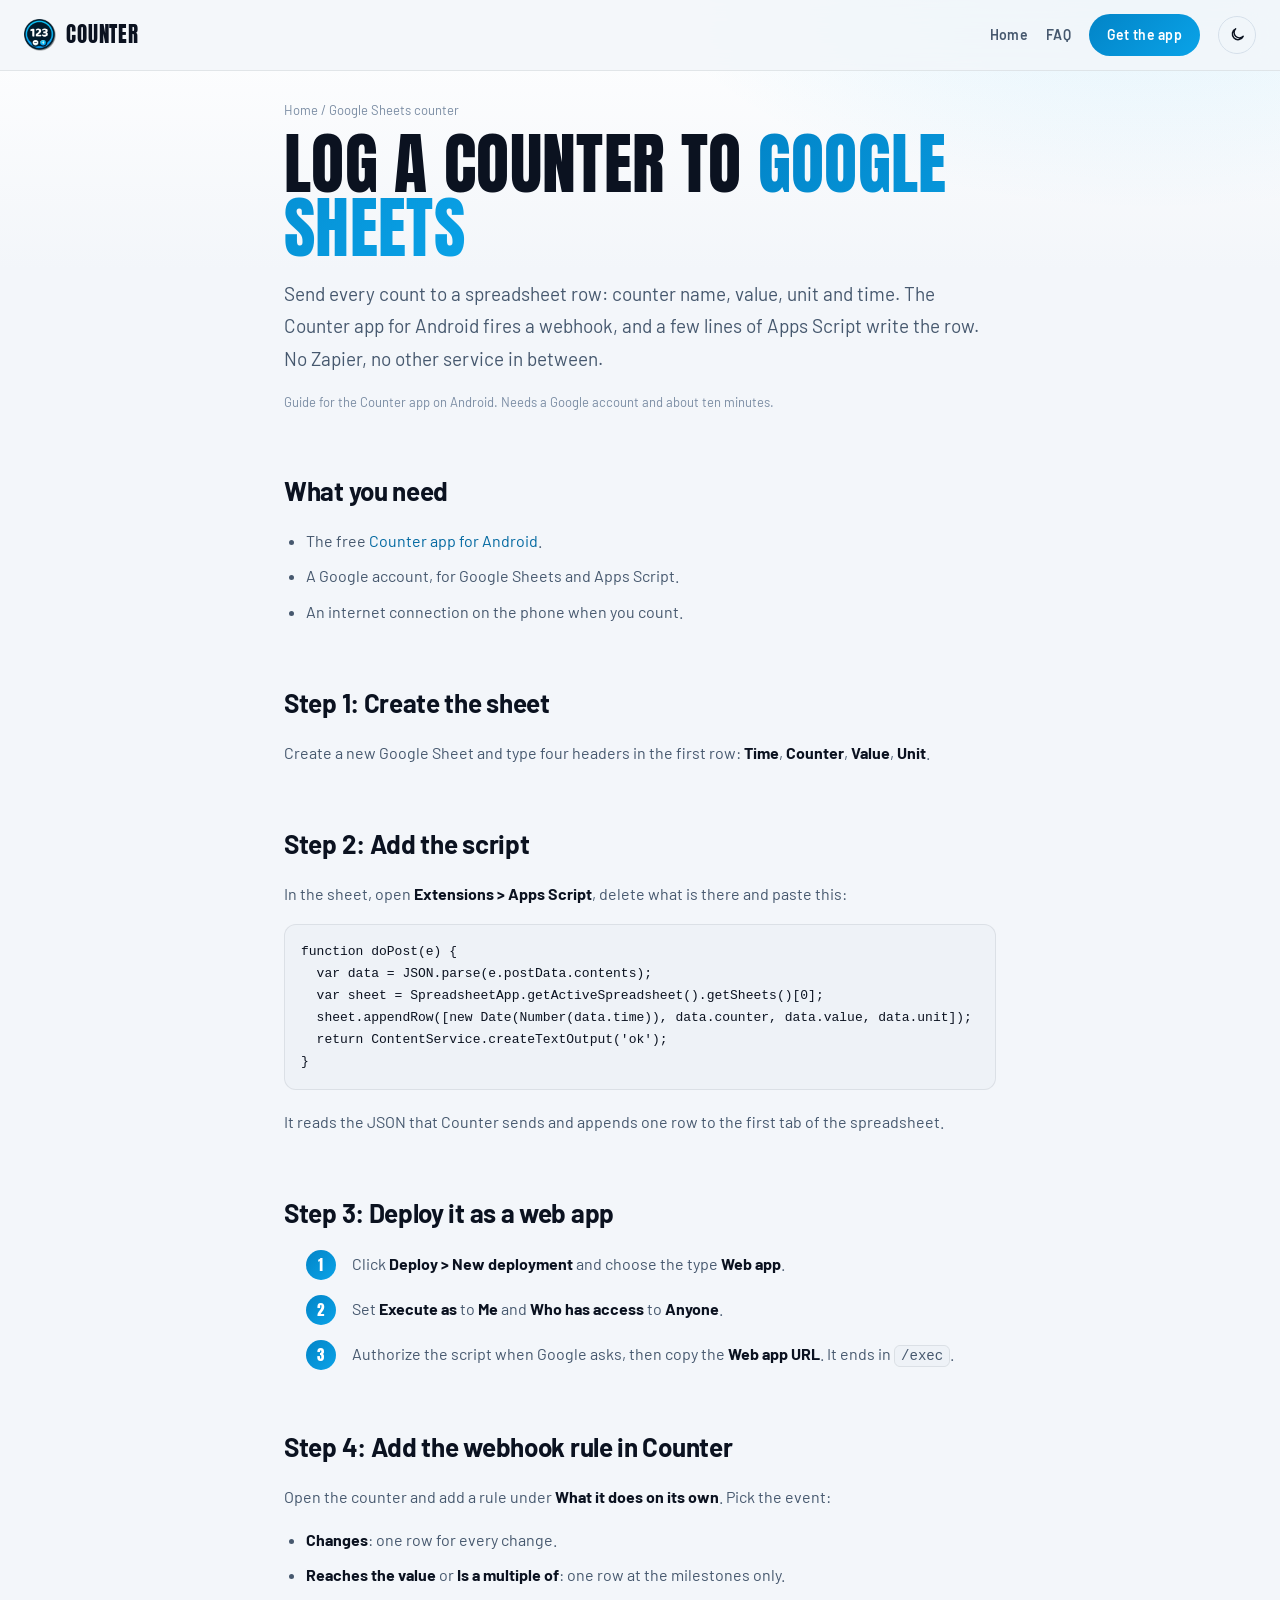
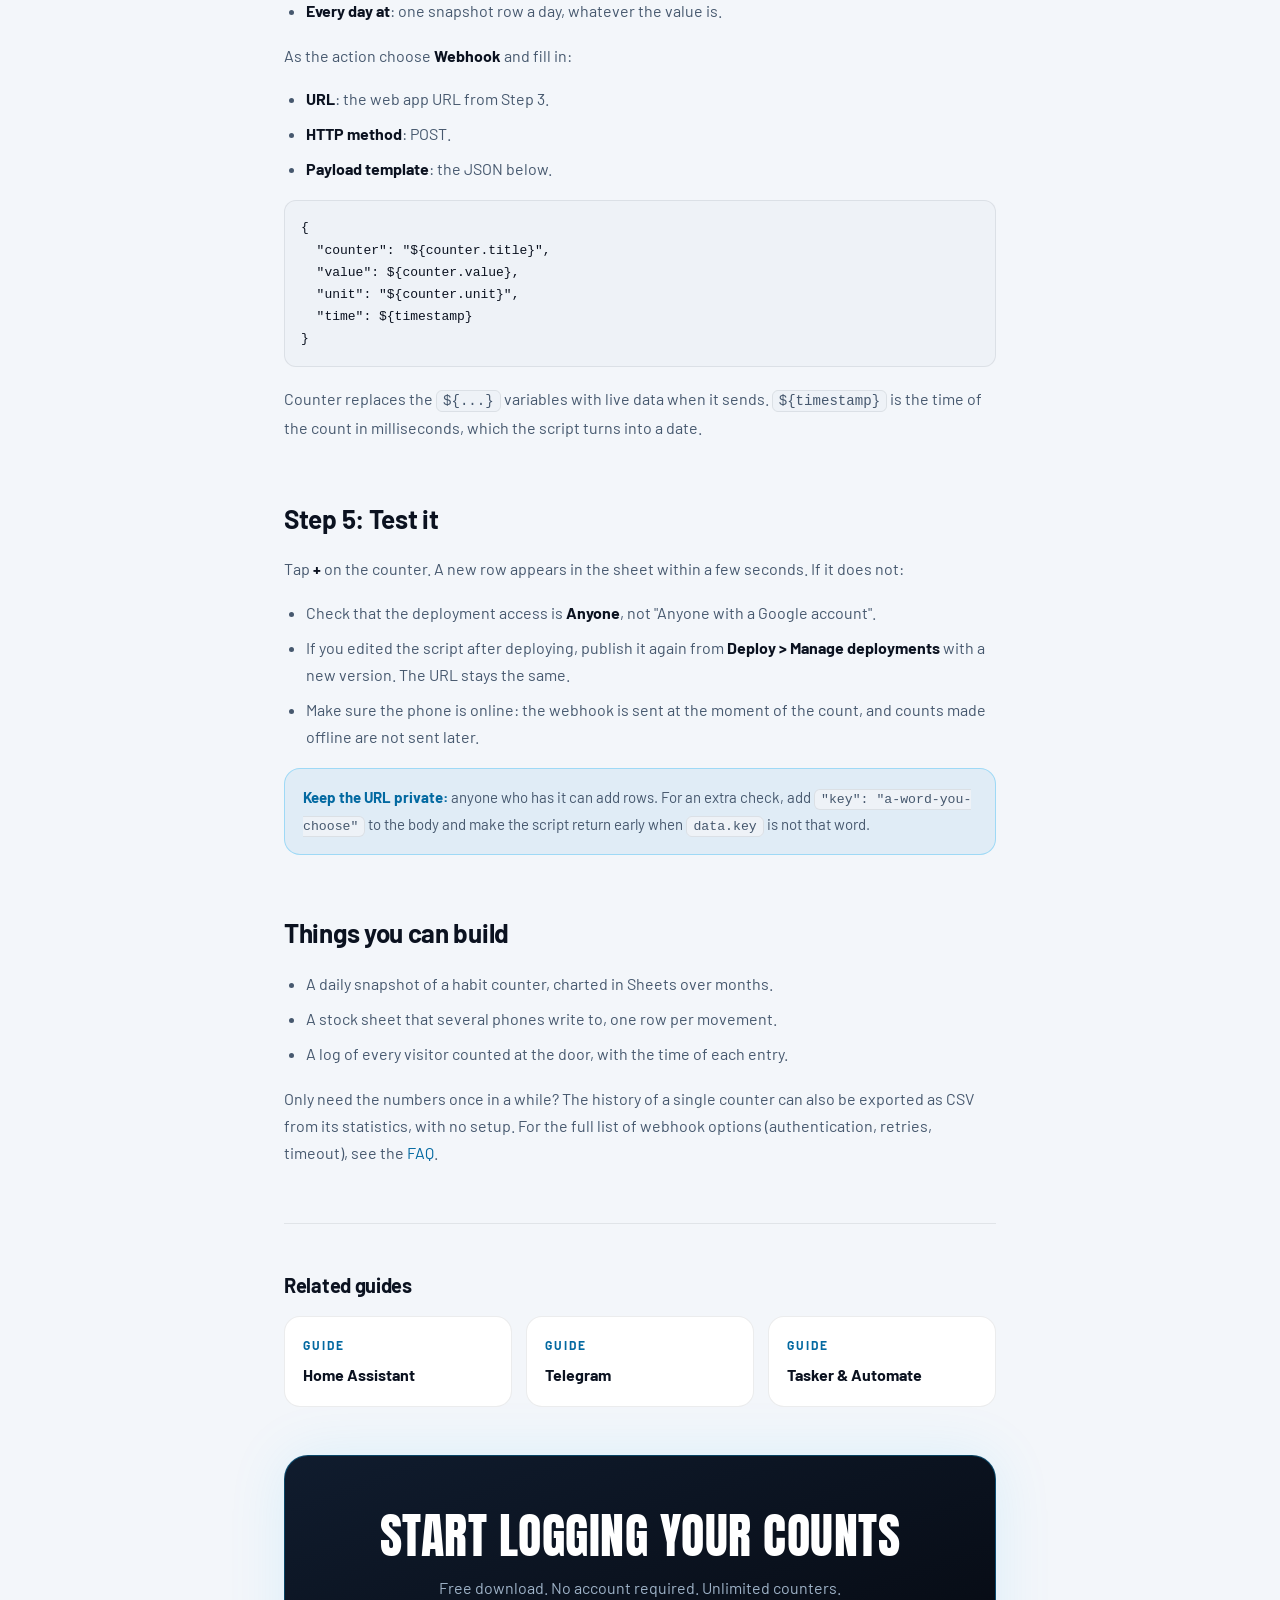
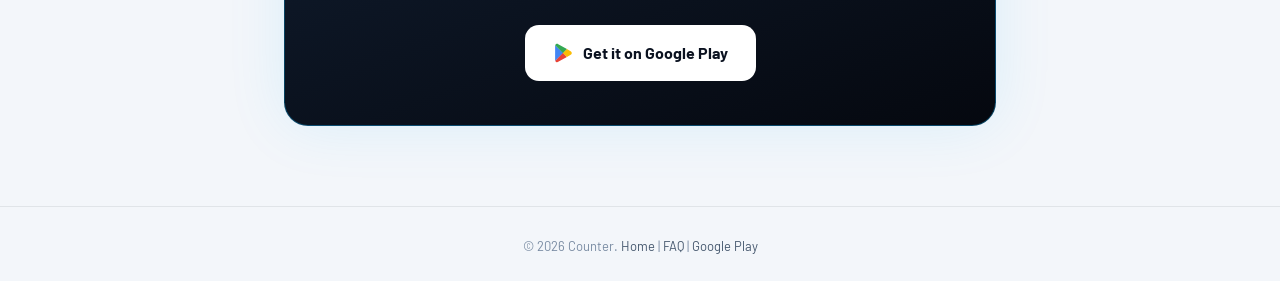
<file: google-sheets-counter.html>
<!DOCTYPE html>
<html lang="en">
<head>
<meta charset="UTF-8">
<meta name="viewport" content="width=device-width, initial-scale=1.0">
<meta name="robots" content="index, follow, max-image-preview:large">
<meta name="theme-color" content="#0b1220">
<meta name="author" content="CounterAutomate">

<!-- set theme before paint to avoid a flash of the wrong theme -->
<script>
  (function(){
    try{
      var saved = localStorage.getItem('ca-theme');
      var theme = saved || ((window.matchMedia && window.matchMedia('(prefers-color-scheme: light)').matches) ? 'light' : 'dark');
      document.documentElement.setAttribute('data-theme', theme);
      var m = document.querySelector('meta[name="theme-color"]');
      if(m) m.setAttribute('content', theme === 'light' ? '#f3f6fa' : '#0b1220');
    }catch(e){}
  })();
</script>

<title>Log a Counter to Google Sheets with a Webhook (Android Guide)</title>
<meta name="description" content="Send every count from the Counter app for Android to a Google Sheets row with a webhook and a few lines of Apps Script. No Zapier or other service in between.">

<link rel="canonical" href="https://counterautomate.com/google-sheets-counter.html">
<link rel="icon" type="image/png" sizes="32x32" href="img/logo.webp">
<link rel="apple-touch-icon" href="img/logo.webp">

<meta property="og:type" content="article">
<meta property="og:title" content="Log a Counter to Google Sheets">
<meta property="og:description" content="Send every count from an Android counter to a Google Sheets row, with a webhook and a few lines of Apps Script.">
<meta property="og:image" content="https://counterautomate.com/img/og-image.webp">
<meta property="og:url" content="https://counterautomate.com/google-sheets-counter.html">
<meta property="og:site_name" content="Counter App">

<meta name="twitter:card" content="summary_large_image">
<meta name="twitter:title" content="Log a Counter to Google Sheets">
<meta name="twitter:description" content="Send every count from an Android counter to a Google Sheets row, with a webhook and a few lines of Apps Script.">
<meta name="twitter:image" content="https://counterautomate.com/img/og-image.webp">

<script type="application/ld+json">
{
  "@context": "https://schema.org",
  "@graph": [
    {
      "@type": "TechArticle",
      "headline": "Log a Counter to Google Sheets with a Webhook (Android Guide)",
      "description": "Send every count from the Counter app for Android to a Google Sheets row with a webhook and a few lines of Apps Script. No Zapier or other service in between.",
      "image": "https://counterautomate.com/img/og-image.webp",
      "datePublished": "2026-11-20",
      "dateModified": "2026-11-20",
      "author": { "@type": "Organization", "name": "CounterAutomate", "url": "https://counterautomate.com/" },
      "publisher": { "@type": "Organization", "name": "CounterAutomate", "logo": { "@type": "ImageObject", "url": "https://counterautomate.com/img/logo.webp" } },
      "mainEntityOfPage": "https://counterautomate.com/google-sheets-counter.html"
    },
    {
      "@type": "BreadcrumbList",
      "itemListElement": [
        { "@type": "ListItem", "position": 1, "name": "Home", "item": "https://counterautomate.com/" },
        { "@type": "ListItem", "position": 2, "name": "Google Sheets counter", "item": "https://counterautomate.com/google-sheets-counter.html" }
      ]
    }
  ]
}
</script>

<link rel="preconnect" href="https://fonts.googleapis.com">
<link rel="preconnect" href="https://fonts.gstatic.com" crossorigin>
<link href="https://fonts.googleapis.com/css2?family=Anton&family=Barlow:wght@400;500;600;700&display=swap" rel="stylesheet">
<link rel="stylesheet" href="guide.css">

<script async src="https://www.googletagmanager.com/gtag/js?id=G-2BK2MG308F"></script>
<script>
  window.dataLayer = window.dataLayer || [];
  function gtag(){dataLayer.push(arguments);}
  gtag('js', new Date());
  gtag('config', 'G-2BK2MG308F');
</script>
</head>
<body>

<nav class="nav">
  <a href="index.html" class="nav-logo">
    <img src="img/logo.webp" alt="Counter logo">
    <span>Counter</span>
  </a>
  <div class="nav-right">
    <a href="index.html">Home</a>
    <a href="faq.html">FAQ</a>
    <a href="https://play.google.com/store/apps/details?id=com.zipangulu.counter" class="nav-cta" target="_blank" rel="noopener">Get the app</a>
    <button id="theme-toggle" class="theme-toggle" type="button" aria-label="Switch to light theme">
      <svg class="icon-sun" viewBox="0 0 24 24" fill="none" stroke="currentColor" stroke-width="2" stroke-linecap="round" stroke-linejoin="round" aria-hidden="true"><circle cx="12" cy="12" r="4.2"/><path d="M12 2.5v2M12 19.5v2M2.5 12h2M19.5 12h2M5.2 5.2l1.4 1.4M17.4 17.4l1.4 1.4M18.8 5.2l-1.4 1.4M6.6 17.4l-1.4 1.4"/></svg>
      <svg class="icon-moon" viewBox="0 0 24 24" fill="none" stroke="currentColor" stroke-width="2" stroke-linecap="round" stroke-linejoin="round" aria-hidden="true"><path d="M20 14.6A8 8 0 1 1 9.4 4 6.2 6.2 0 0 0 20 14.6z"/></svg>
    </button>
  </div>
</nav>

<main class="guide">
  <div class="breadcrumb"><a href="index.html">Home</a> / Google Sheets counter</div>

<h1>Log a counter to <span class="grad">Google Sheets</span></h1>
  <p class="lead">Send every count to a spreadsheet row: counter name, value, unit and time. The Counter app for Android fires a webhook, and a few lines of Apps Script write the row. No Zapier, no other service in between.</p>
  <p class="meta">Guide for the Counter app on Android. Needs a Google account and about ten minutes.</p>

  <h2>What you need</h2>
  <ul>
    <li>The free <a href="index.html">Counter app for Android</a>.</li>
    <li>A Google account, for Google Sheets and Apps Script.</li>
    <li>An internet connection on the phone when you count.</li>
  </ul>

  <h2>Step 1: Create the sheet</h2>
  <p>Create a new Google Sheet and type four headers in the first row: <strong>Time</strong>, <strong>Counter</strong>, <strong>Value</strong>, <strong>Unit</strong>.</p>

  <h2>Step 2: Add the script</h2>
  <p>In the sheet, open <strong>Extensions &gt; Apps Script</strong>, delete what is there and paste this:</p>
  <pre><code>function doPost(e) {
  var data = JSON.parse(e.postData.contents);
  var sheet = SpreadsheetApp.getActiveSpreadsheet().getSheets()[0];
  sheet.appendRow([new Date(Number(data.time)), data.counter, data.value, data.unit]);
  return ContentService.createTextOutput('ok');
}</code></pre>
  <p>It reads the JSON that Counter sends and appends one row to the first tab of the spreadsheet.</p>

  <h2>Step 3: Deploy it as a web app</h2>
  <ol class="steps">
    <li>Click <strong>Deploy &gt; New deployment</strong> and choose the type <strong>Web app</strong>.</li>
    <li>Set <strong>Execute as</strong> to <strong>Me</strong> and <strong>Who has access</strong> to <strong>Anyone</strong>.</li>
    <li>Authorize the script when Google asks, then copy the <strong>Web app URL</strong>. It ends in <code>/exec</code>.</li>
  </ol>

  <h2>Step 4: Add the webhook rule in Counter</h2>
  <p>Open the counter and add a rule under <strong>What it does on its own</strong>. Pick the event:</p>
  <ul>
    <li><strong>Changes</strong>: one row for every change.</li>
    <li><strong>Reaches the value</strong> or <strong>Is a multiple of</strong>: one row at the milestones only.</li>
    <li><strong>Every day at</strong>: one snapshot row a day, whatever the value is.</li>
  </ul>
  <p>As the action choose <strong>Webhook</strong> and fill in:</p>
  <ul>
    <li><strong>URL</strong>: the web app URL from Step 3.</li>
    <li><strong>HTTP method</strong>: POST.</li>
    <li><strong>Payload template</strong>: the JSON below.</li>
  </ul>
  <pre><code>{
  "counter": "${counter.title}",
  "value": ${counter.value},
  "unit": "${counter.unit}",
  "time": ${timestamp}
}</code></pre>
  <p>Counter replaces the <code>${...}</code> variables with live data when it sends. <code>${timestamp}</code> is the time of the count in milliseconds, which the script turns into a date.</p>

  <h2>Step 5: Test it</h2>
  <p>Tap <strong>+</strong> on the counter. A new row appears in the sheet within a few seconds. If it does not:</p>
  <ul>
    <li>Check that the deployment access is <strong>Anyone</strong>, not "Anyone with a Google account".</li>
    <li>If you edited the script after deploying, publish it again from <strong>Deploy &gt; Manage deployments</strong> with a new version. The URL stays the same.</li>
    <li>Make sure the phone is online: the webhook is sent at the moment of the count, and counts made offline are not sent later.</li>
  </ul>

  <div class="note"><strong>Keep the URL private:</strong> anyone who has it can add rows. For an extra check, add <code>"key": "a-word-you-choose"</code> to the body and make the script return early when <code>data.key</code> is not that word.</div>

  <h2>Things you can build</h2>
  <ul>
    <li>A daily snapshot of a habit counter, charted in Sheets over months.</li>
    <li>A stock sheet that several phones write to, one row per movement.</li>
    <li>A log of every visitor counted at the door, with the time of each entry.</li>
  </ul>
  <p>Only need the numbers once in a while? The history of a single counter can also be exported as CSV from its statistics, with no setup. For the full list of webhook options (authentication, retries, timeout), see the <a href="faq.html">FAQ</a>.</p>

  <div class="related">
    <h2>Related guides</h2>
    <div class="related-grid">
      <a class="related-card" href="home-assistant-counter.html"><span>Guide</span><strong>Home Assistant</strong></a>
      <a class="related-card" href="telegram-counter.html"><span>Guide</span><strong>Telegram</strong></a>
      <a class="related-card" href="tasker-counter.html"><span>Guide</span><strong>Tasker &amp; Automate</strong></a>
    </div>
  </div>

  <div class="guide-cta">
    <h2>Start logging your counts</h2>
    <p>Free download. No account required. Unlimited counters.</p>
    <a class="btn-play" href="https://play.google.com/store/apps/details?id=com.zipangulu.counter" target="_blank" rel="noopener">
      <svg width="20" height="20" aria-hidden="true" viewBox="0 0 40 40" xmlns="http://www.w3.org/2000/svg"><g><path d="M19.7,19.2L4.3,35.3c0.5,1.7,2.1,3,4,3c0.8,0,1.5-0.2,2.1-0.6l17.4-9.9L19.7,19.2z" fill="#EA4335"></path><path d="M35.3,16.4l-7.5-4.3l-8.4,7.4l8.5,8.3l7.5-4.2c1.3-0.7,2.2-2.1,2.2-3.6C37.5,18.5,36.6,17.1,35.3,16.4z" fill="#FBBC04"></path><path d="M4.3,4.7C4.2,5,4.2,5.4,4.2,5.8v28.5c0,0.4,0,0.7,0.1,1.1l16-15.7L4.3,4.7z" fill="#4285F4"></path><path d="M19.8,20l8-7.9L10.5,2.3C9.9,1.9,9.1,1.7,8.3,1.7c-1.9,0-3.6,1.3-4,3L19.8,20z" fill="#34A853"></path></g></svg>
      Get it on Google Play
    </a>
  </div>
</main>

<footer class="site-footer">
  <p>© 2026 Counter. <a href="index.html">Home</a> | <a href="faq.html">FAQ</a> | <a href="https://play.google.com/store/apps/details?id=com.zipangulu.counter" target="_blank" rel="noopener">Google Play</a></p>
</footer>

<script src="guide.js"></script>
</body>
</html>
</file>
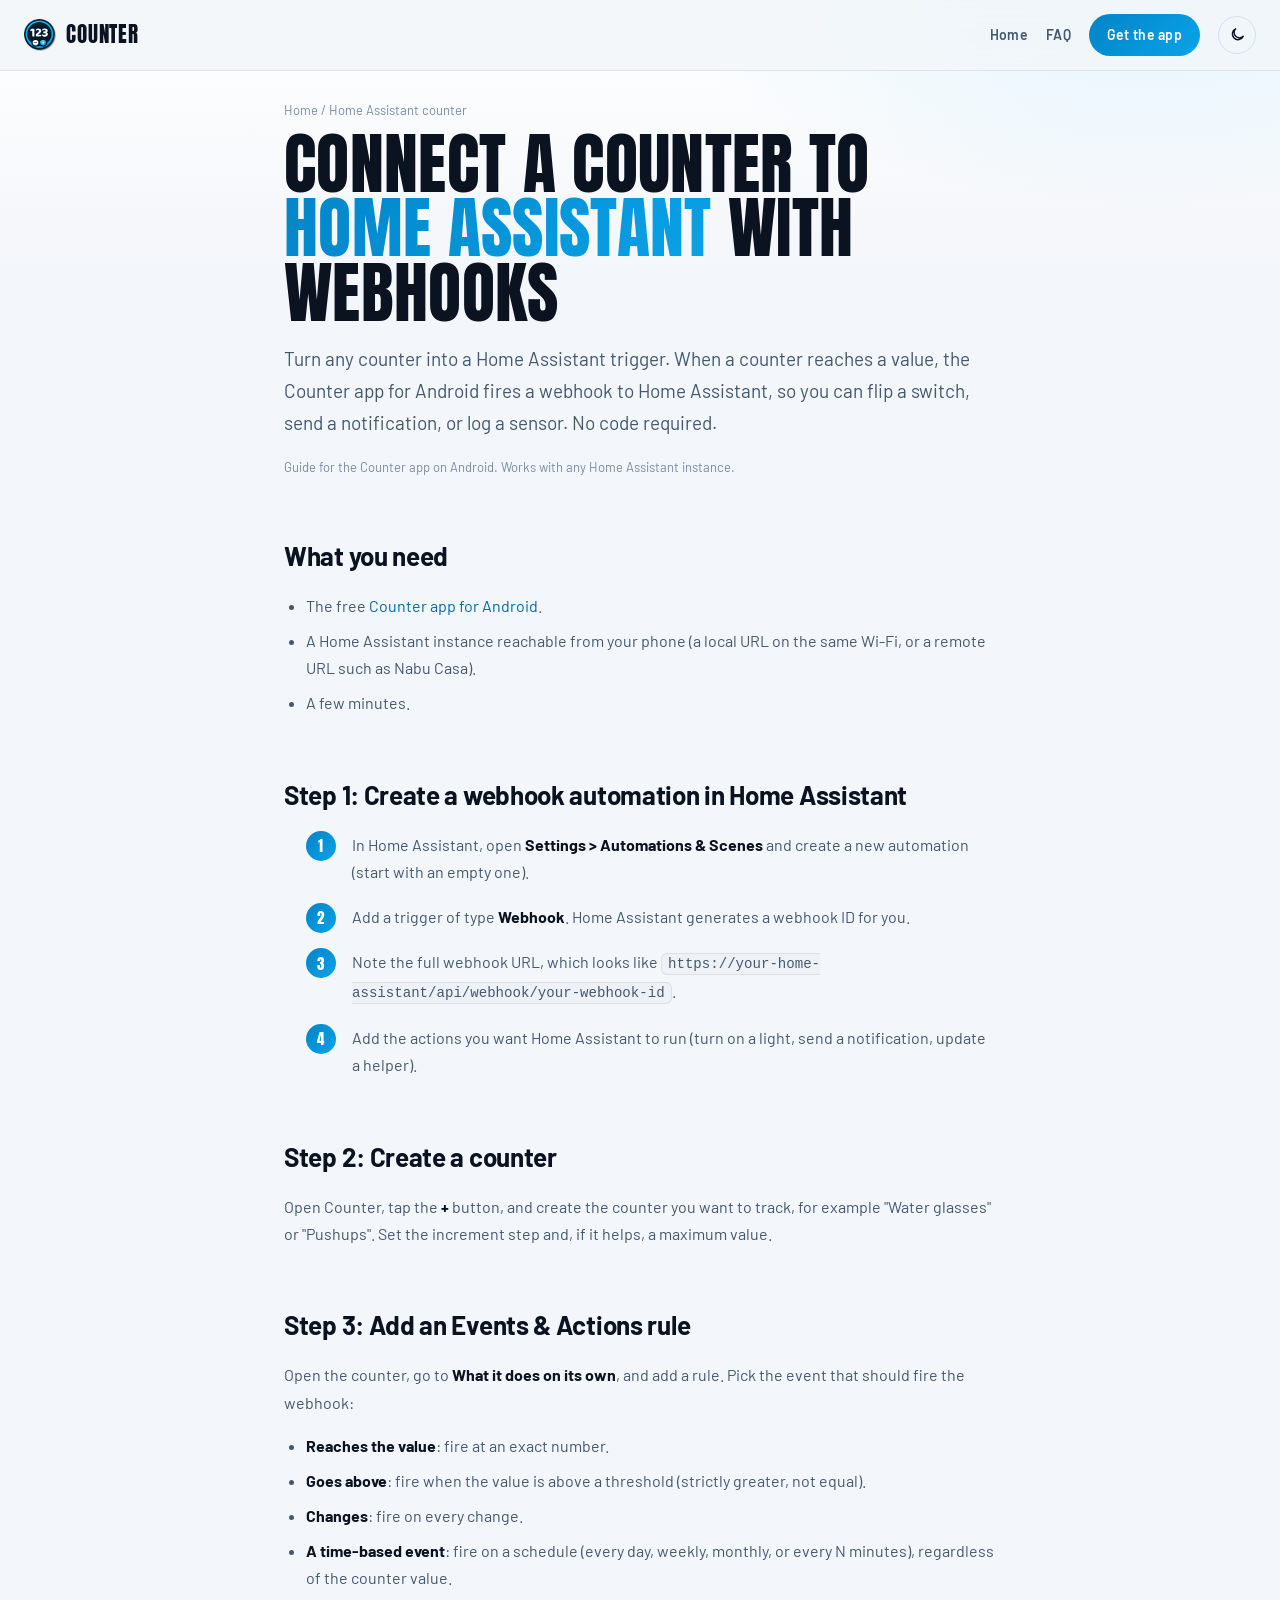
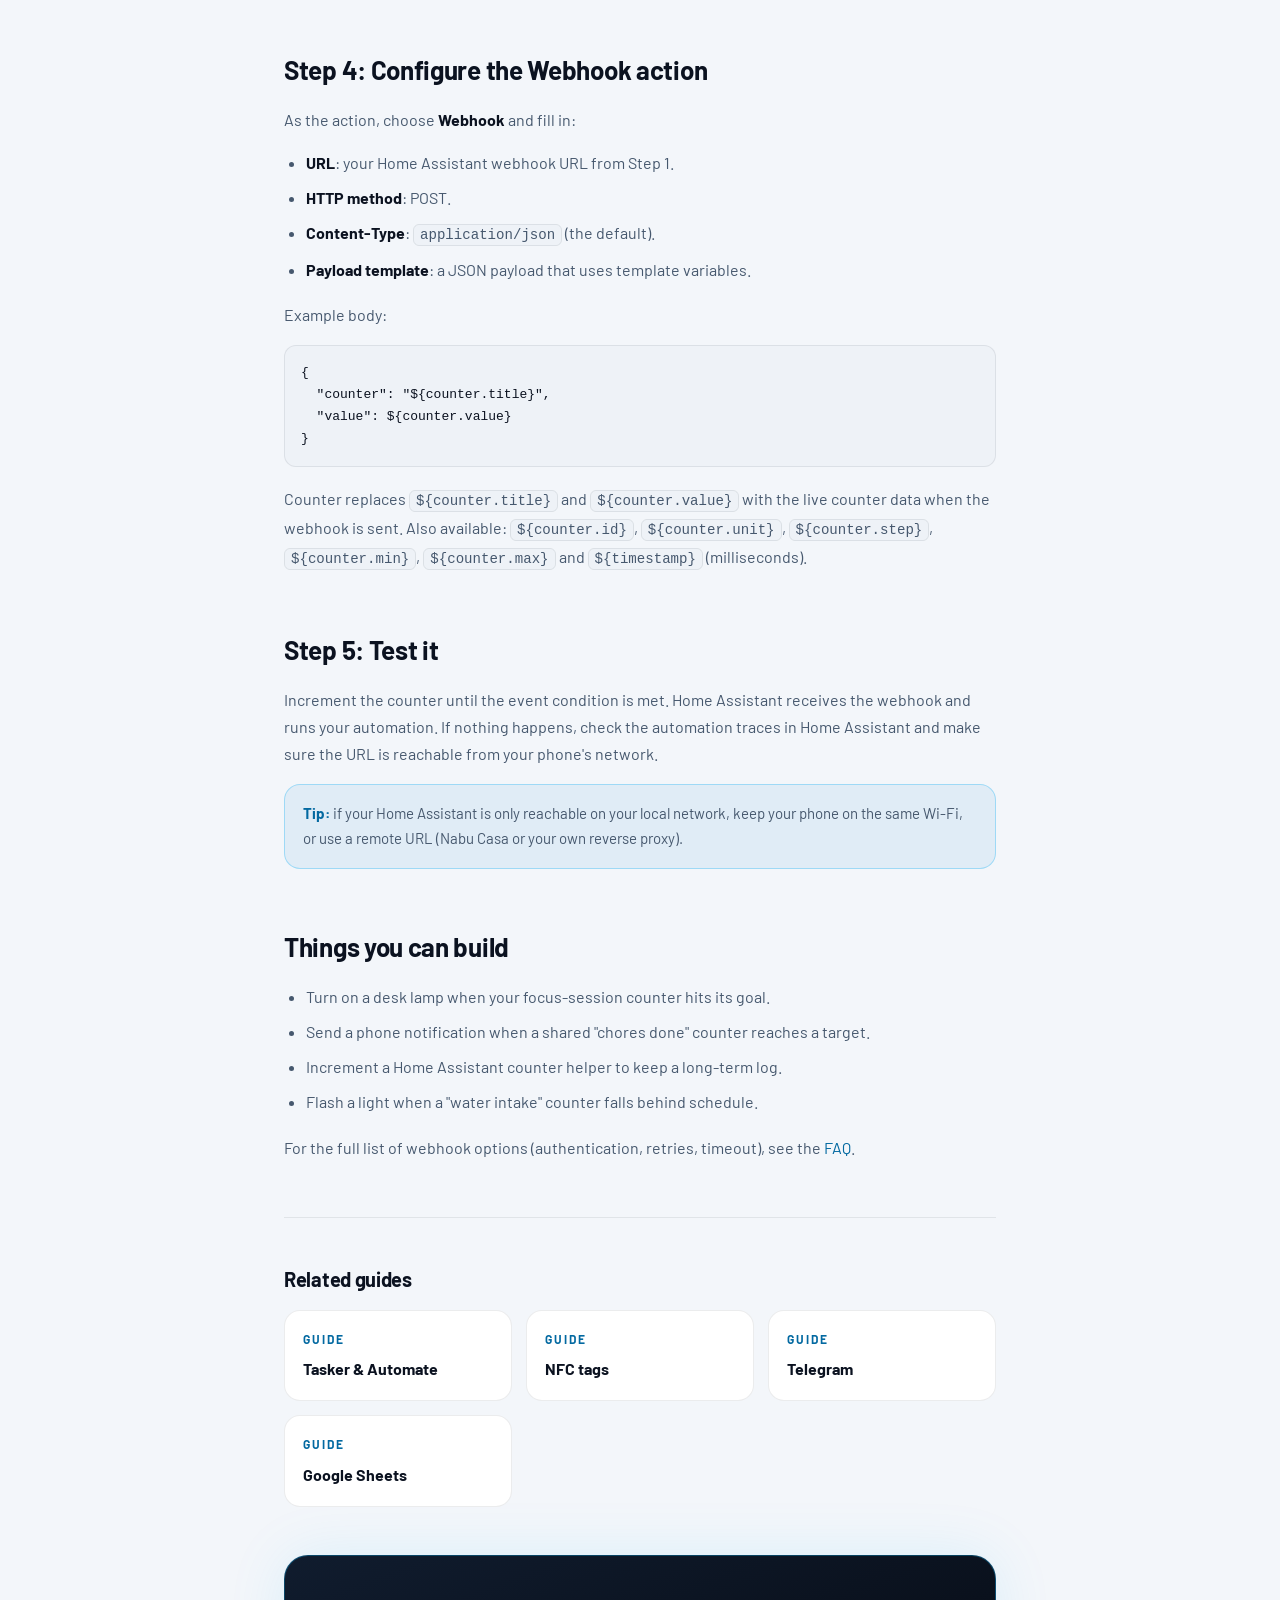
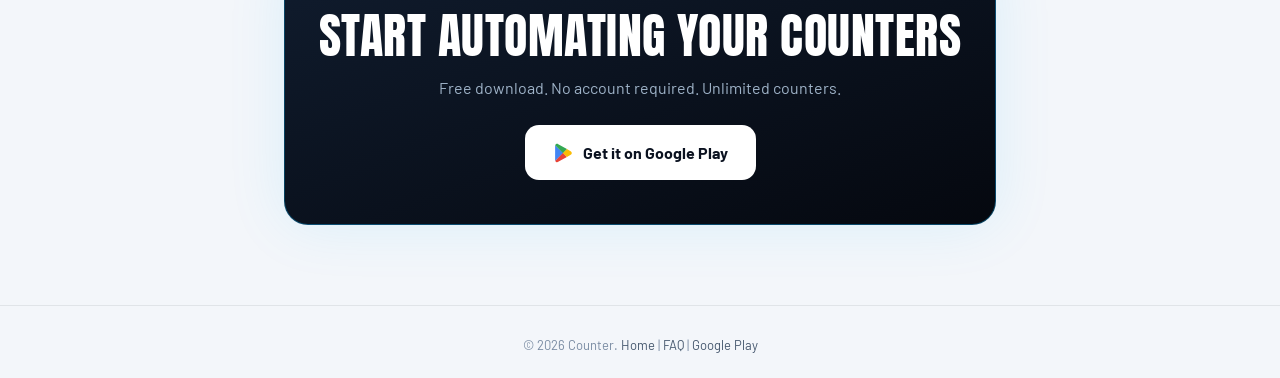
<file: home-assistant-counter.html>
<!DOCTYPE html>
<html lang="en">
<head>
<meta charset="UTF-8">
<meta name="viewport" content="width=device-width, initial-scale=1.0">
<meta name="robots" content="index, follow, max-image-preview:large">
<meta name="theme-color" content="#0b1220">
<meta name="author" content="CounterAutomate">

<!-- set theme before paint to avoid a flash of the wrong theme -->
<script>
  (function(){
    try{
      var saved = localStorage.getItem('ca-theme');
      var theme = saved || ((window.matchMedia && window.matchMedia('(prefers-color-scheme: light)').matches) ? 'light' : 'dark');
      document.documentElement.setAttribute('data-theme', theme);
      var m = document.querySelector('meta[name="theme-color"]');
      if(m) m.setAttribute('content', theme === 'light' ? '#f3f6fa' : '#0b1220');
    }catch(e){}
  })();
</script>

<title>Connect a Counter to Home Assistant with Webhooks (Android Guide)</title>
<meta name="description" content="Step-by-step guide to connect the Counter app for Android to Home Assistant using webhooks. Fire a Home Assistant automation when a counter reaches a value, with a JSON payload example.">

<link rel="canonical" href="https://counterautomate.com/home-assistant-counter.html">
<link rel="icon" type="image/png" sizes="32x32" href="img/logo.webp">
<link rel="apple-touch-icon" href="img/logo.webp">

<meta property="og:type" content="article">
<meta property="og:title" content="Connect a Counter to Home Assistant with Webhooks">
<meta property="og:description" content="Fire a Home Assistant automation when an Android counter reaches a value. A no-code webhook guide with a JSON payload example.">
<meta property="og:image" content="https://counterautomate.com/img/og-image.webp">
<meta property="og:url" content="https://counterautomate.com/home-assistant-counter.html">
<meta property="og:site_name" content="Counter App">

<meta name="twitter:card" content="summary_large_image">
<meta name="twitter:title" content="Connect a Counter to Home Assistant with Webhooks">
<meta name="twitter:description" content="Fire a Home Assistant automation when an Android counter reaches a value. A no-code webhook guide.">
<meta name="twitter:image" content="https://counterautomate.com/img/og-image.webp">

<script type="application/ld+json">
{
  "@context": "https://schema.org",
  "@graph": [
    {
      "@type": "TechArticle",
      "headline": "Connect a Counter to Home Assistant with Webhooks (Android Guide)",
      "description": "Step-by-step guide to connect the Counter app for Android to Home Assistant using webhooks, with a JSON payload example.",
      "image": "https://counterautomate.com/img/og-image.webp",
      "datePublished": "2026-06-19",
      "dateModified": "2026-11-20",
      "author": { "@type": "Organization", "name": "CounterAutomate", "url": "https://counterautomate.com/" },
      "publisher": { "@type": "Organization", "name": "CounterAutomate", "logo": { "@type": "ImageObject", "url": "https://counterautomate.com/img/logo.webp" } },
      "mainEntityOfPage": "https://counterautomate.com/home-assistant-counter.html"
    },
    {
      "@type": "BreadcrumbList",
      "itemListElement": [
        { "@type": "ListItem", "position": 1, "name": "Home", "item": "https://counterautomate.com/" },
        { "@type": "ListItem", "position": 2, "name": "Home Assistant counter", "item": "https://counterautomate.com/home-assistant-counter.html" }
      ]
    }
  ]
}
</script>

<link rel="preconnect" href="https://fonts.googleapis.com">
<link rel="preconnect" href="https://fonts.gstatic.com" crossorigin>
<link href="https://fonts.googleapis.com/css2?family=Anton&family=Barlow:wght@400;500;600;700&display=swap" rel="stylesheet">
<link rel="stylesheet" href="guide.css">

<script async src="https://www.googletagmanager.com/gtag/js?id=G-2BK2MG308F"></script>
<script>
  window.dataLayer = window.dataLayer || [];
  function gtag(){dataLayer.push(arguments);}
  gtag('js', new Date());
  gtag('config', 'G-2BK2MG308F');
</script>
</head>
<body>

<nav class="nav">
  <a href="index.html" class="nav-logo">
    <img src="img/logo.webp" alt="Counter logo">
    <span>Counter</span>
  </a>
  <div class="nav-right">
    <a href="index.html">Home</a>
    <a href="faq.html">FAQ</a>
    <a href="https://play.google.com/store/apps/details?id=com.zipangulu.counter" class="nav-cta" target="_blank" rel="noopener">Get the app</a>
    <button id="theme-toggle" class="theme-toggle" type="button" aria-label="Switch to light theme">
      <svg class="icon-sun" viewBox="0 0 24 24" fill="none" stroke="currentColor" stroke-width="2" stroke-linecap="round" stroke-linejoin="round" aria-hidden="true"><circle cx="12" cy="12" r="4.2"/><path d="M12 2.5v2M12 19.5v2M2.5 12h2M19.5 12h2M5.2 5.2l1.4 1.4M17.4 17.4l1.4 1.4M18.8 5.2l-1.4 1.4M6.6 17.4l-1.4 1.4"/></svg>
      <svg class="icon-moon" viewBox="0 0 24 24" fill="none" stroke="currentColor" stroke-width="2" stroke-linecap="round" stroke-linejoin="round" aria-hidden="true"><path d="M20 14.6A8 8 0 1 1 9.4 4 6.2 6.2 0 0 0 20 14.6z"/></svg>
    </button>
  </div>
</nav>

<main class="guide">
  <div class="breadcrumb"><a href="index.html">Home</a> / Home Assistant counter</div>

  <h1>Connect a counter to <span class="grad">Home Assistant</span> with webhooks</h1>
  <p class="lead">Turn any counter into a Home Assistant trigger. When a counter reaches a value, the Counter app for Android fires a webhook to Home Assistant, so you can flip a switch, send a notification, or log a sensor. No code required.</p>
  <p class="meta">Guide for the Counter app on Android. Works with any Home Assistant instance.</p>

  <h2>What you need</h2>
  <ul>
    <li>The free <a href="index.html">Counter app for Android</a>.</li>
    <li>A Home Assistant instance reachable from your phone (a local URL on the same Wi-Fi, or a remote URL such as Nabu Casa).</li>
    <li>A few minutes.</li>
  </ul>

  <h2>Step 1: Create a webhook automation in Home Assistant</h2>
  <ol class="steps">
    <li>In Home Assistant, open <strong>Settings &gt; Automations &amp; Scenes</strong> and create a new automation (start with an empty one).</li>
    <li>Add a trigger of type <strong>Webhook</strong>. Home Assistant generates a webhook ID for you.</li>
    <li>Note the full webhook URL, which looks like <code>https://your-home-assistant/api/webhook/your-webhook-id</code>.</li>
    <li>Add the actions you want Home Assistant to run (turn on a light, send a notification, update a helper).</li>
  </ol>

  <h2>Step 2: Create a counter</h2>
  <p>Open Counter, tap the <strong>+</strong> button, and create the counter you want to track, for example "Water glasses" or "Pushups". Set the increment step and, if it helps, a maximum value.</p>

  <h2>Step 3: Add an Events &amp; Actions rule</h2>
  <p>Open the counter, go to <strong>What it does on its own</strong>, and add a rule. Pick the event that should fire the webhook:</p>
  <ul>
    <li><strong>Reaches the value</strong>: fire at an exact number.</li>
    <li><strong>Goes above</strong>: fire when the value is above a threshold (strictly greater, not equal).</li>
    <li><strong>Changes</strong>: fire on every change.</li>
    <li><strong>A time-based event</strong>: fire on a schedule (every day, weekly, monthly, or every N minutes), regardless of the counter value.</li>
  </ul>

  <h2>Step 4: Configure the Webhook action</h2>
  <p>As the action, choose <strong>Webhook</strong> and fill in:</p>
  <ul>
    <li><strong>URL</strong>: your Home Assistant webhook URL from Step 1.</li>
    <li><strong>HTTP method</strong>: POST.</li>
    <li><strong>Content-Type</strong>: <code>application/json</code> (the default).</li>
    <li><strong>Payload template</strong>: a JSON payload that uses template variables.</li>
  </ul>
  <p>Example body:</p>
  <pre><code>{
  "counter": "${counter.title}",
  "value": ${counter.value}
}</code></pre>
  <p>Counter replaces <code>${counter.title}</code> and <code>${counter.value}</code> with the live counter data when the webhook is sent. Also available: <code>${counter.id}</code>, <code>${counter.unit}</code>, <code>${counter.step}</code>, <code>${counter.min}</code>, <code>${counter.max}</code> and <code>${timestamp}</code> (milliseconds).</p>

  <h2>Step 5: Test it</h2>
  <p>Increment the counter until the event condition is met. Home Assistant receives the webhook and runs your automation. If nothing happens, check the automation traces in Home Assistant and make sure the URL is reachable from your phone's network.</p>

  <div class="note"><strong>Tip:</strong> if your Home Assistant is only reachable on your local network, keep your phone on the same Wi-Fi, or use a remote URL (Nabu Casa or your own reverse proxy).</div>

  <h2>Things you can build</h2>
  <ul>
    <li>Turn on a desk lamp when your focus-session counter hits its goal.</li>
    <li>Send a phone notification when a shared "chores done" counter reaches a target.</li>
    <li>Increment a Home Assistant counter helper to keep a long-term log.</li>
    <li>Flash a light when a "water intake" counter falls behind schedule.</li>
  </ul>
  <p>For the full list of webhook options (authentication, retries, timeout), see the <a href="faq.html">FAQ</a>.</p>

  <div class="related">
    <h2>Related guides</h2>
    <div class="related-grid">
      <a class="related-card" href="tasker-counter.html"><span>Guide</span><strong>Tasker &amp; Automate</strong></a>
      <a class="related-card" href="nfc-counter.html"><span>Guide</span><strong>NFC tags</strong></a>
      <a class="related-card" href="telegram-counter.html"><span>Guide</span><strong>Telegram</strong></a>
      <a class="related-card" href="google-sheets-counter.html"><span>Guide</span><strong>Google Sheets</strong></a>
    </div>
  </div>

  <div class="guide-cta">
    <h2>Start automating your counters</h2>
    <p>Free download. No account required. Unlimited counters.</p>
    <a class="btn-play" href="https://play.google.com/store/apps/details?id=com.zipangulu.counter" target="_blank" rel="noopener">
      <svg width="20" height="20" aria-hidden="true" viewBox="0 0 40 40" xmlns="http://www.w3.org/2000/svg"><g><path d="M19.7,19.2L4.3,35.3c0.5,1.7,2.1,3,4,3c0.8,0,1.5-0.2,2.1-0.6l17.4-9.9L19.7,19.2z" fill="#EA4335"></path><path d="M35.3,16.4l-7.5-4.3l-8.4,7.4l8.5,8.3l7.5-4.2c1.3-0.7,2.2-2.1,2.2-3.6C37.5,18.5,36.6,17.1,35.3,16.4z" fill="#FBBC04"></path><path d="M4.3,4.7C4.2,5,4.2,5.4,4.2,5.8v28.5c0,0.4,0,0.7,0.1,1.1l16-15.7L4.3,4.7z" fill="#4285F4"></path><path d="M19.8,20l8-7.9L10.5,2.3C9.9,1.9,9.1,1.7,8.3,1.7c-1.9,0-3.6,1.3-4,3L19.8,20z" fill="#34A853"></path></g></svg>
      Get it on Google Play
    </a>
  </div>
</main>

<footer class="site-footer">
  <p>© 2026 Counter. <a href="index.html">Home</a> | <a href="faq.html">FAQ</a> | <a href="https://play.google.com/store/apps/details?id=com.zipangulu.counter" target="_blank" rel="noopener">Google Play</a></p>
</footer>

<script src="guide.js"></script>
</body>
</html>
</file>
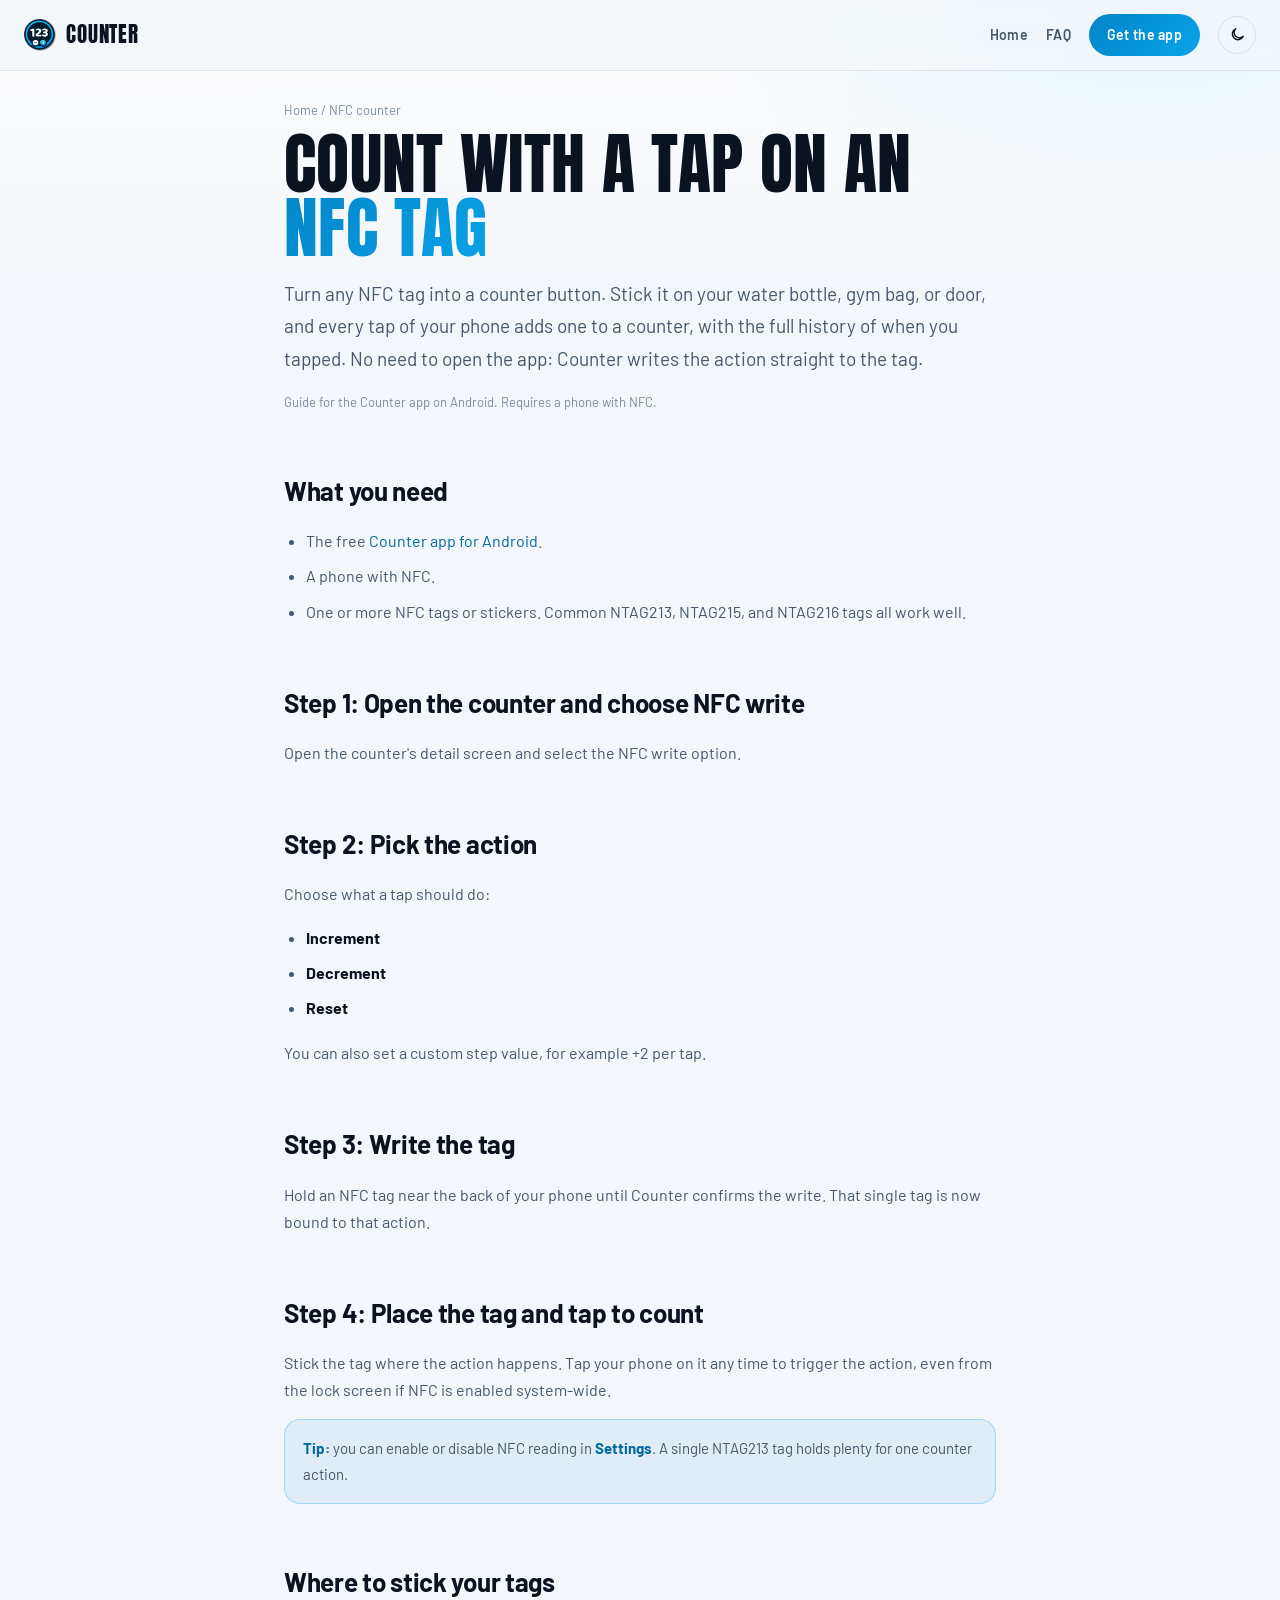
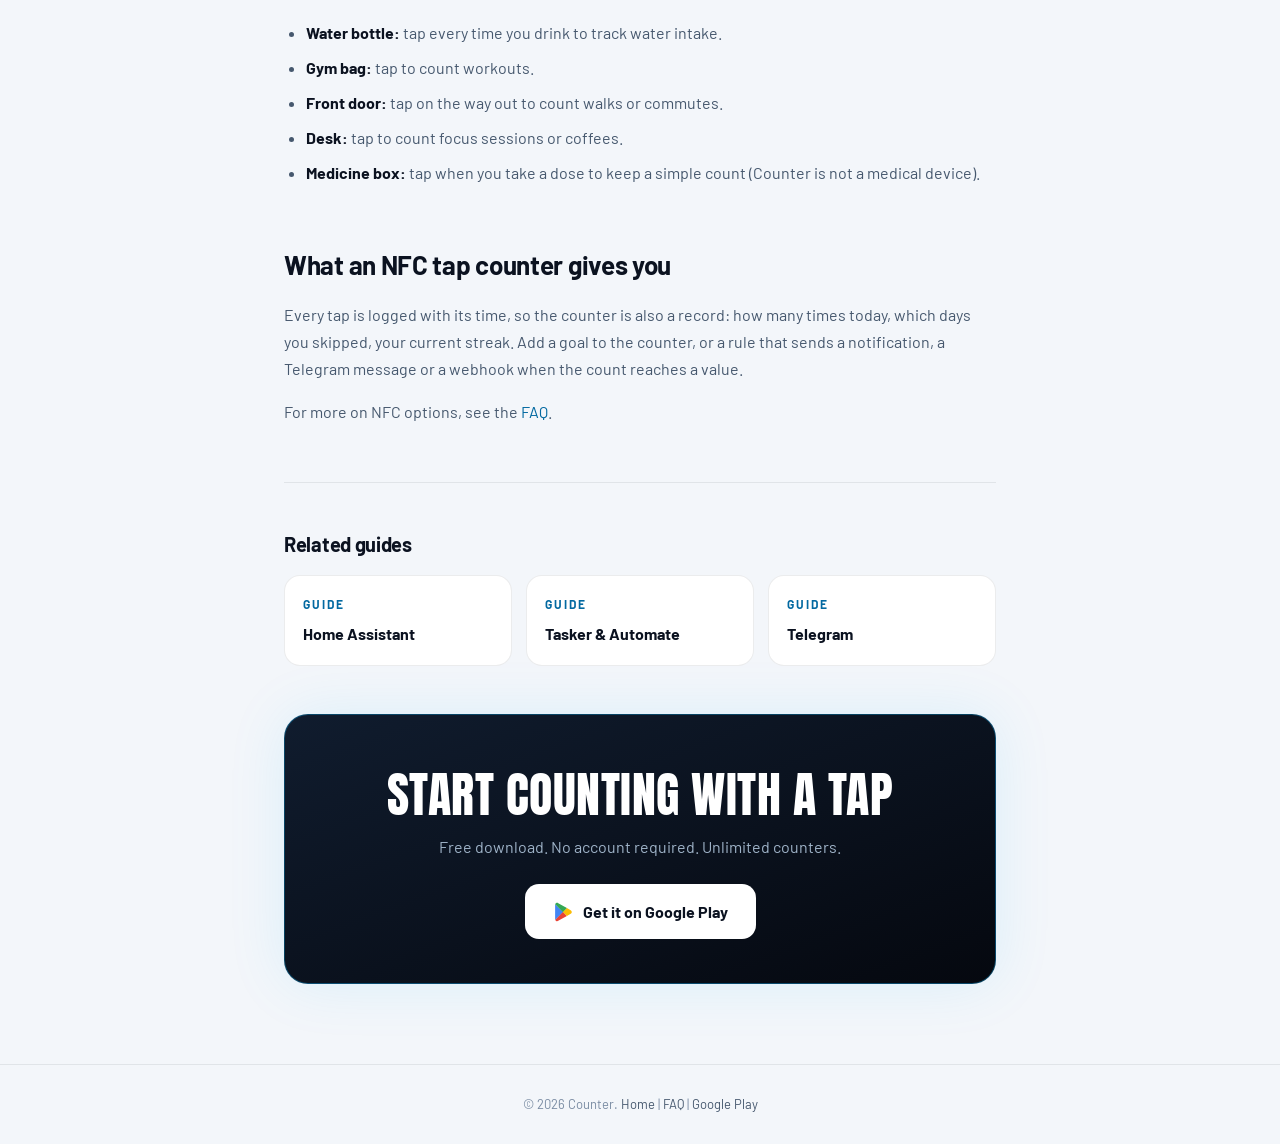
<file: nfc-counter.html>
<!DOCTYPE html>
<html lang="en">
<head>
<meta charset="UTF-8">
<meta name="viewport" content="width=device-width, initial-scale=1.0">
<meta name="robots" content="index, follow, max-image-preview:large">
<meta name="theme-color" content="#0b1220">
<meta name="author" content="CounterAutomate">

<!-- set theme before paint to avoid a flash of the wrong theme -->
<script>
  (function(){
    try{
      var saved = localStorage.getItem('ca-theme');
      var theme = saved || ((window.matchMedia && window.matchMedia('(prefers-color-scheme: light)').matches) ? 'light' : 'dark');
      document.documentElement.setAttribute('data-theme', theme);
      var m = document.querySelector('meta[name="theme-color"]');
      if(m) m.setAttribute('content', theme === 'light' ? '#f3f6fa' : '#0b1220');
    }catch(e){}
  })();
</script>

<title>NFC Tag Counter for Android: Count Taps on an NFC Tag</title>
<meta name="description" content="Turn an NFC tag into a counter button with the Counter app for Android. Tap the tag to add one, subtract one or reset, without opening the app. Setup in four steps.">

<link rel="canonical" href="https://counterautomate.com/nfc-counter.html">
<link rel="icon" type="image/png" sizes="32x32" href="img/logo.webp">
<link rel="apple-touch-icon" href="img/logo.webp">

<meta property="og:type" content="article">
<meta property="og:title" content="NFC Tag Counter for Android">
<meta property="og:description" content="Tap an NFC tag to increment, decrement, or reset a counter without opening the app. A simple Counter for Android setup for habit tracking.">
<meta property="og:image" content="https://counterautomate.com/img/og-image.webp">
<meta property="og:url" content="https://counterautomate.com/nfc-counter.html">
<meta property="og:site_name" content="Counter App">

<meta name="twitter:card" content="summary_large_image">
<meta name="twitter:title" content="NFC Tag Counter for Android">
<meta name="twitter:description" content="Tap an NFC tag to update a counter without opening the app. Counter for Android.">
<meta name="twitter:image" content="https://counterautomate.com/img/og-image.webp">

<script type="application/ld+json">
{
  "@context": "https://schema.org",
  "@graph": [
    {
      "@type": "TechArticle",
      "headline": "NFC Tag Counter for Android: Count Taps on an NFC Tag",
      "description": "How to write NFC tags with the Counter app for Android so a tap increments, decrements, or resets a counter without opening the app.",
      "image": "https://counterautomate.com/img/og-image.webp",
      "datePublished": "2026-06-19",
      "dateModified": "2026-11-20",
      "author": { "@type": "Organization", "name": "CounterAutomate", "url": "https://counterautomate.com/" },
      "publisher": { "@type": "Organization", "name": "CounterAutomate", "logo": { "@type": "ImageObject", "url": "https://counterautomate.com/img/logo.webp" } },
      "mainEntityOfPage": "https://counterautomate.com/nfc-counter.html"
    },
    {
      "@type": "BreadcrumbList",
      "itemListElement": [
        { "@type": "ListItem", "position": 1, "name": "Home", "item": "https://counterautomate.com/" },
        { "@type": "ListItem", "position": 2, "name": "NFC counter", "item": "https://counterautomate.com/nfc-counter.html" }
      ]
    }
  ]
}
</script>

<link rel="preconnect" href="https://fonts.googleapis.com">
<link rel="preconnect" href="https://fonts.gstatic.com" crossorigin>
<link href="https://fonts.googleapis.com/css2?family=Anton&family=Barlow:wght@400;500;600;700&display=swap" rel="stylesheet">
<link rel="stylesheet" href="guide.css">

<script async src="https://www.googletagmanager.com/gtag/js?id=G-2BK2MG308F"></script>
<script>
  window.dataLayer = window.dataLayer || [];
  function gtag(){dataLayer.push(arguments);}
  gtag('js', new Date());
  gtag('config', 'G-2BK2MG308F');
</script>
</head>
<body>

<nav class="nav">
  <a href="index.html" class="nav-logo">
    <img src="img/logo.webp" alt="Counter logo">
    <span>Counter</span>
  </a>
  <div class="nav-right">
    <a href="index.html">Home</a>
    <a href="faq.html">FAQ</a>
    <a href="https://play.google.com/store/apps/details?id=com.zipangulu.counter" class="nav-cta" target="_blank" rel="noopener">Get the app</a>
    <button id="theme-toggle" class="theme-toggle" type="button" aria-label="Switch to light theme">
      <svg class="icon-sun" viewBox="0 0 24 24" fill="none" stroke="currentColor" stroke-width="2" stroke-linecap="round" stroke-linejoin="round" aria-hidden="true"><circle cx="12" cy="12" r="4.2"/><path d="M12 2.5v2M12 19.5v2M2.5 12h2M19.5 12h2M5.2 5.2l1.4 1.4M17.4 17.4l1.4 1.4M18.8 5.2l-1.4 1.4M6.6 17.4l-1.4 1.4"/></svg>
      <svg class="icon-moon" viewBox="0 0 24 24" fill="none" stroke="currentColor" stroke-width="2" stroke-linecap="round" stroke-linejoin="round" aria-hidden="true"><path d="M20 14.6A8 8 0 1 1 9.4 4 6.2 6.2 0 0 0 20 14.6z"/></svg>
    </button>
  </div>
</nav>

<main class="guide">
  <div class="breadcrumb"><a href="index.html">Home</a> / NFC counter</div>

  <h1>Count with a tap on an <span class="grad">NFC tag</span></h1>
  <p class="lead">Turn any NFC tag into a counter button. Stick it on your water bottle, gym bag, or door, and every tap of your phone adds one to a counter, with the full history of when you tapped. No need to open the app: Counter writes the action straight to the tag.</p>
  <p class="meta">Guide for the Counter app on Android. Requires a phone with NFC.</p>

  <h2>What you need</h2>
  <ul>
    <li>The free <a href="index.html">Counter app for Android</a>.</li>
    <li>A phone with NFC.</li>
    <li>One or more NFC tags or stickers. Common NTAG213, NTAG215, and NTAG216 tags all work well.</li>
  </ul>

  <h2>Step 1: Open the counter and choose NFC write</h2>
  <p>Open the counter's detail screen and select the NFC write option.</p>

  <h2>Step 2: Pick the action</h2>
  <p>Choose what a tap should do:</p>
  <ul>
    <li><strong>Increment</strong></li>
    <li><strong>Decrement</strong></li>
    <li><strong>Reset</strong></li>
  </ul>
  <p>You can also set a custom step value, for example +2 per tap.</p>

  <h2>Step 3: Write the tag</h2>
  <p>Hold an NFC tag near the back of your phone until Counter confirms the write. That single tag is now bound to that action.</p>

  <h2>Step 4: Place the tag and tap to count</h2>
  <p>Stick the tag where the action happens. Tap your phone on it any time to trigger the action, even from the lock screen if NFC is enabled system-wide.</p>

  <div class="note"><strong>Tip:</strong> you can enable or disable NFC reading in <strong>Settings</strong>. A single NTAG213 tag holds plenty for one counter action.</div>

  <h2>Where to stick your tags</h2>
  <ul>
    <li><strong>Water bottle:</strong> tap every time you drink to track water intake.</li>
    <li><strong>Gym bag:</strong> tap to count workouts.</li>
    <li><strong>Front door:</strong> tap on the way out to count walks or commutes.</li>
    <li><strong>Desk:</strong> tap to count focus sessions or coffees.</li>
    <li><strong>Medicine box:</strong> tap when you take a dose to keep a simple count (Counter is not a medical device).</li>
  </ul>
  <h2>What an NFC tap counter gives you</h2>
  <p>Every tap is logged with its time, so the counter is also a record: how many times today, which days you skipped, your current streak. Add a goal to the counter, or a rule that sends a notification, a Telegram message or a webhook when the count reaches a value.</p>
  <p>For more on NFC options, see the <a href="faq.html">FAQ</a>.</p>

  <div class="related">
    <h2>Related guides</h2>
    <div class="related-grid">
      <a class="related-card" href="home-assistant-counter.html"><span>Guide</span><strong>Home Assistant</strong></a>
      <a class="related-card" href="tasker-counter.html"><span>Guide</span><strong>Tasker &amp; Automate</strong></a>
      <a class="related-card" href="telegram-counter.html"><span>Guide</span><strong>Telegram</strong></a>
    </div>
  </div>

  <div class="guide-cta">
    <h2>Start counting with a tap</h2>
    <p>Free download. No account required. Unlimited counters.</p>
    <a class="btn-play" href="https://play.google.com/store/apps/details?id=com.zipangulu.counter" target="_blank" rel="noopener">
      <svg width="20" height="20" aria-hidden="true" viewBox="0 0 40 40" xmlns="http://www.w3.org/2000/svg"><g><path d="M19.7,19.2L4.3,35.3c0.5,1.7,2.1,3,4,3c0.8,0,1.5-0.2,2.1-0.6l17.4-9.9L19.7,19.2z" fill="#EA4335"></path><path d="M35.3,16.4l-7.5-4.3l-8.4,7.4l8.5,8.3l7.5-4.2c1.3-0.7,2.2-2.1,2.2-3.6C37.5,18.5,36.6,17.1,35.3,16.4z" fill="#FBBC04"></path><path d="M4.3,4.7C4.2,5,4.2,5.4,4.2,5.8v28.5c0,0.4,0,0.7,0.1,1.1l16-15.7L4.3,4.7z" fill="#4285F4"></path><path d="M19.8,20l8-7.9L10.5,2.3C9.9,1.9,9.1,1.7,8.3,1.7c-1.9,0-3.6,1.3-4,3L19.8,20z" fill="#34A853"></path></g></svg>
      Get it on Google Play
    </a>
  </div>
</main>

<footer class="site-footer">
  <p>© 2026 Counter. <a href="index.html">Home</a> | <a href="faq.html">FAQ</a> | <a href="https://play.google.com/store/apps/details?id=com.zipangulu.counter" target="_blank" rel="noopener">Google Play</a></p>
</footer>

<script src="guide.js"></script>
</body>
</html>
</file>
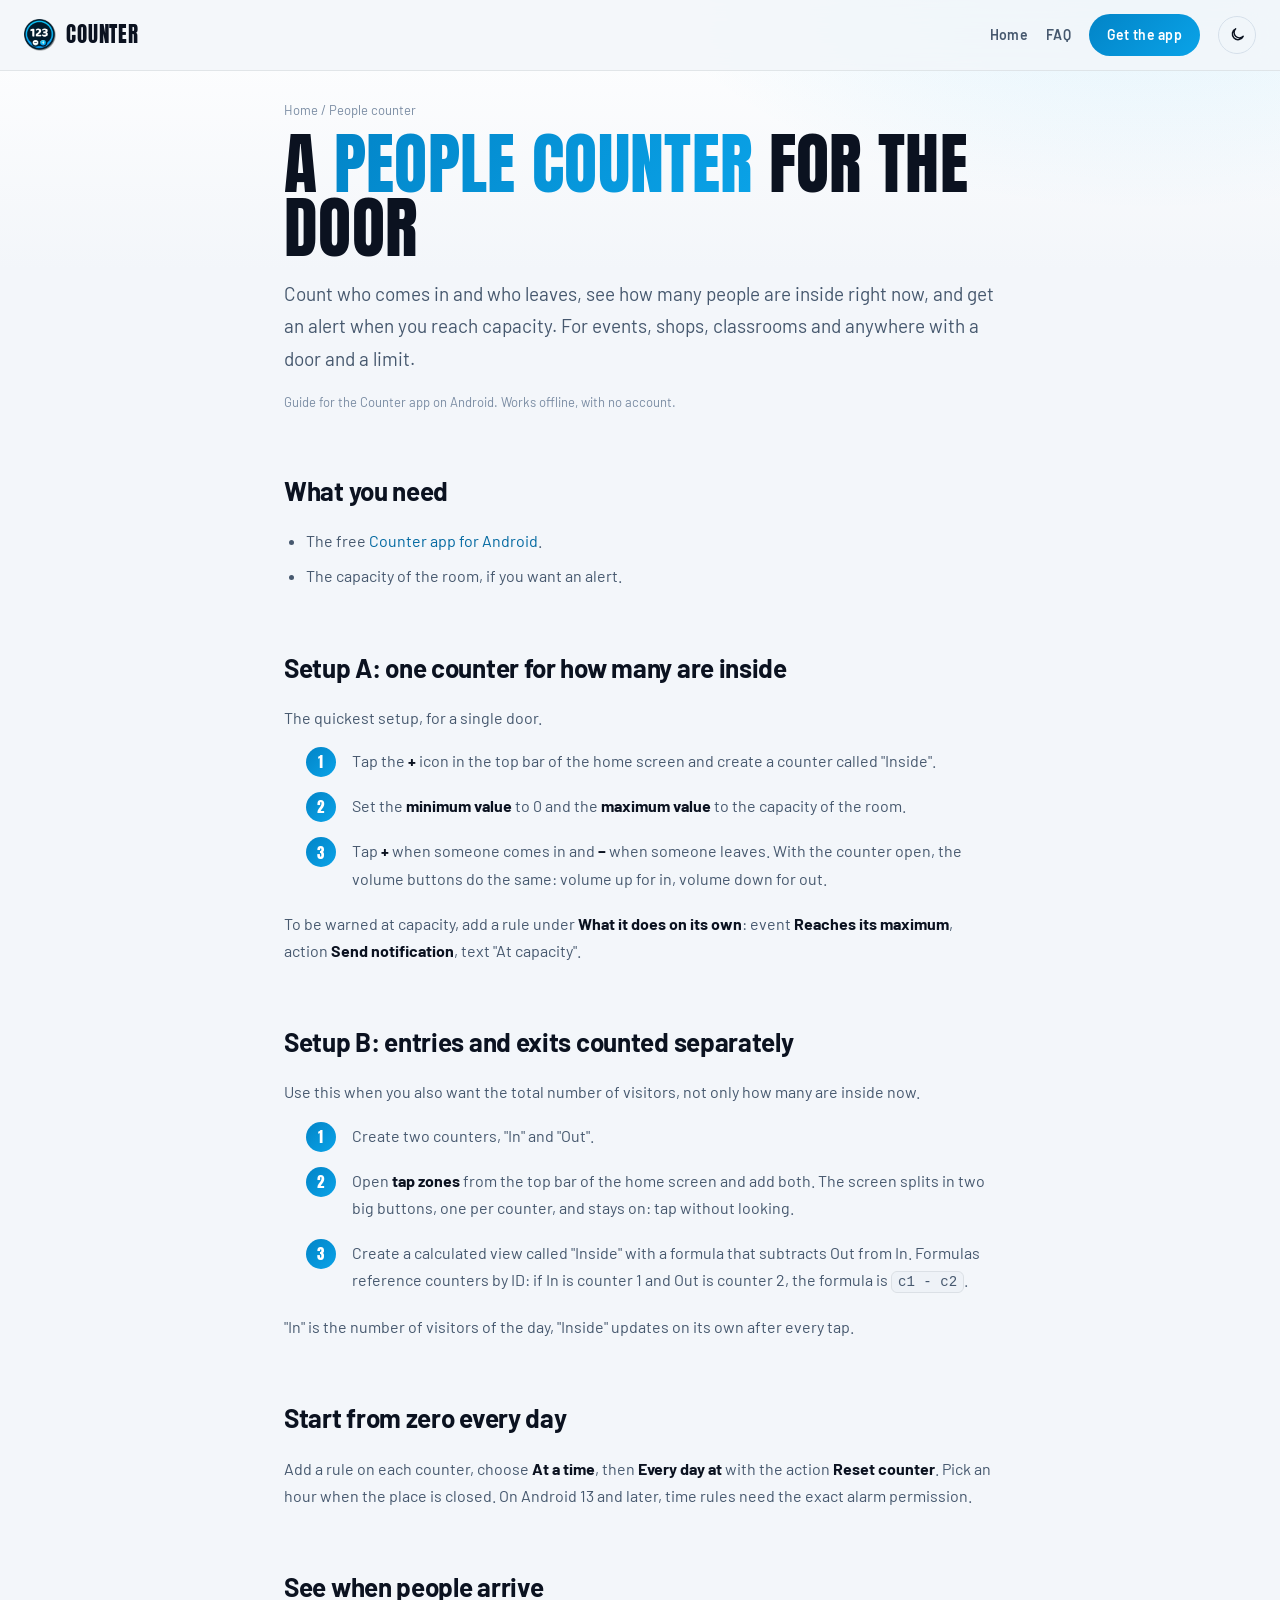
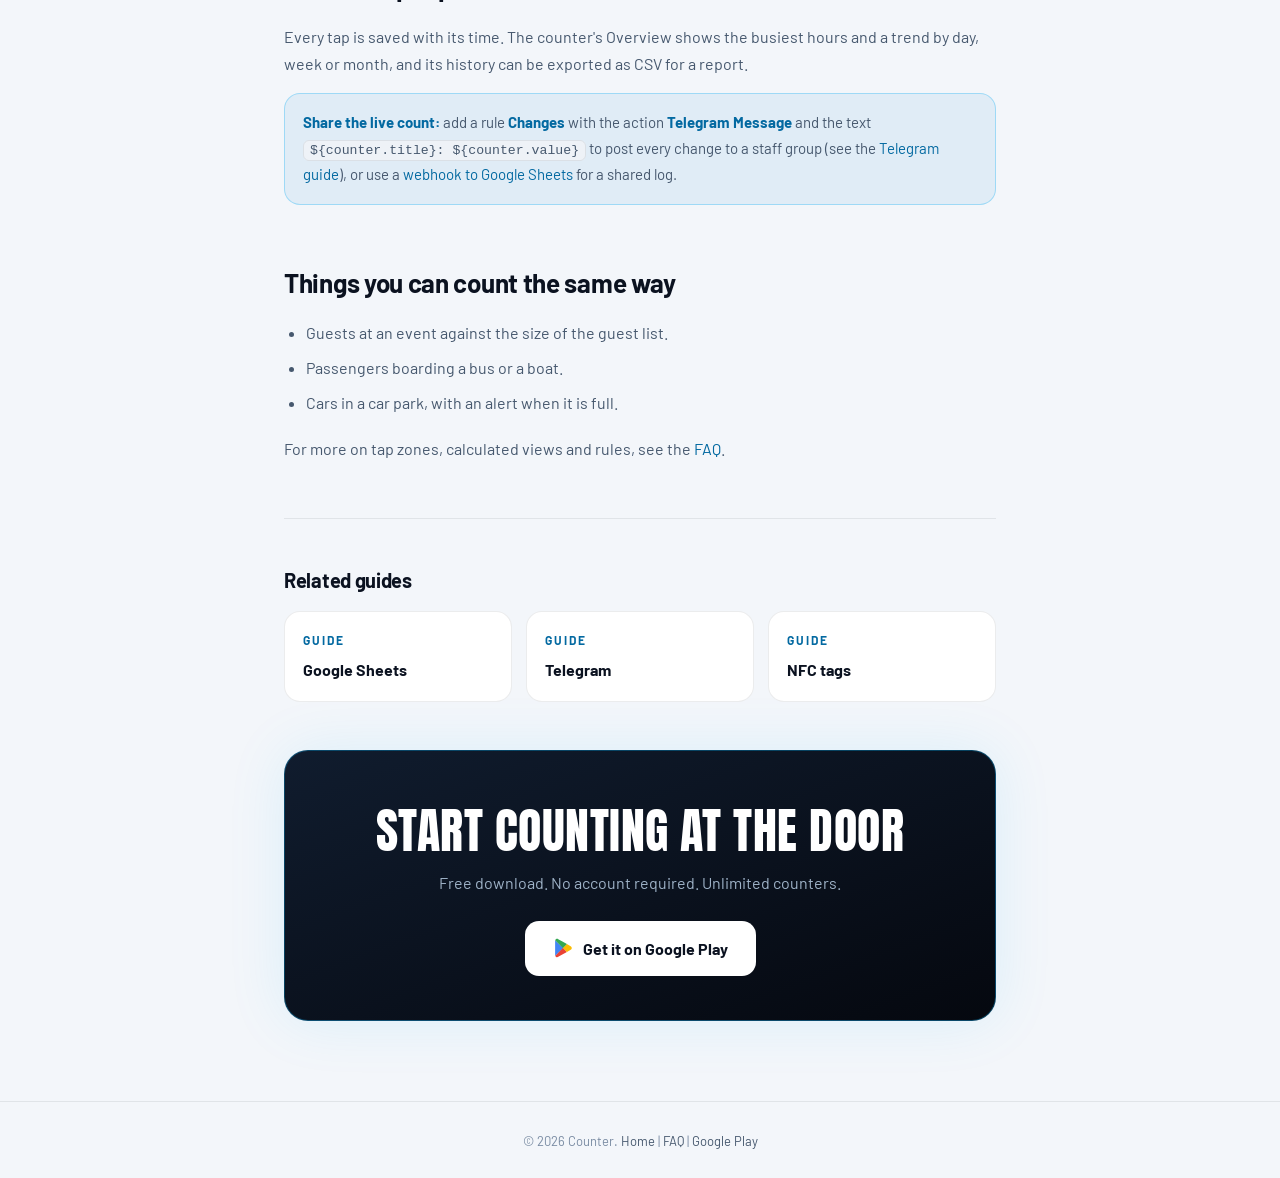
<file: people-counter.html>
<!DOCTYPE html>
<html lang="en">
<head>
<meta charset="UTF-8">
<meta name="viewport" content="width=device-width, initial-scale=1.0">
<meta name="robots" content="index, follow, max-image-preview:large">
<meta name="theme-color" content="#0b1220">
<meta name="author" content="CounterAutomate">

<!-- set theme before paint to avoid a flash of the wrong theme -->
<script>
  (function(){
    try{
      var saved = localStorage.getItem('ca-theme');
      var theme = saved || ((window.matchMedia && window.matchMedia('(prefers-color-scheme: light)').matches) ? 'light' : 'dark');
      document.documentElement.setAttribute('data-theme', theme);
      var m = document.querySelector('meta[name="theme-color"]');
      if(m) m.setAttribute('content', theme === 'light' ? '#f3f6fa' : '#0b1220');
    }catch(e){}
  })();
</script>

<title>People Counter App for Android: Count Entries, Exits and Occupancy</title>
<meta name="description" content="Use the Counter app for Android as a people counter and door clicker: count who comes in and who leaves, see how many are inside, get an alert at capacity and export the entries.">

<link rel="canonical" href="https://counterautomate.com/people-counter.html">
<link rel="icon" type="image/png" sizes="32x32" href="img/logo.webp">
<link rel="apple-touch-icon" href="img/logo.webp">

<meta property="og:type" content="article">
<meta property="og:title" content="People Counter App for Android">
<meta property="og:description" content="A people counter and door clicker for Android: entries, exits, how many are inside, and an alert at capacity.">
<meta property="og:image" content="https://counterautomate.com/img/og-image.webp">
<meta property="og:url" content="https://counterautomate.com/people-counter.html">
<meta property="og:site_name" content="Counter App">

<meta name="twitter:card" content="summary_large_image">
<meta name="twitter:title" content="People Counter App for Android">
<meta name="twitter:description" content="A people counter and door clicker for Android: entries, exits, how many are inside, and an alert at capacity.">
<meta name="twitter:image" content="https://counterautomate.com/img/og-image.webp">

<script type="application/ld+json">
{
  "@context": "https://schema.org",
  "@graph": [
    {
      "@type": "TechArticle",
      "headline": "People Counter App for Android: Count Entries, Exits and Occupancy",
      "description": "Use the Counter app for Android as a people counter and door clicker: count who comes in and who leaves, see how many are inside, get an alert at capacity and export the entries.",
      "image": "https://counterautomate.com/img/og-image.webp",
      "datePublished": "2026-11-20",
      "dateModified": "2026-11-20",
      "author": { "@type": "Organization", "name": "CounterAutomate", "url": "https://counterautomate.com/" },
      "publisher": { "@type": "Organization", "name": "CounterAutomate", "logo": { "@type": "ImageObject", "url": "https://counterautomate.com/img/logo.webp" } },
      "mainEntityOfPage": "https://counterautomate.com/people-counter.html"
    },
    {
      "@type": "BreadcrumbList",
      "itemListElement": [
        { "@type": "ListItem", "position": 1, "name": "Home", "item": "https://counterautomate.com/" },
        { "@type": "ListItem", "position": 2, "name": "People counter", "item": "https://counterautomate.com/people-counter.html" }
      ]
    }
  ]
}
</script>

<link rel="preconnect" href="https://fonts.googleapis.com">
<link rel="preconnect" href="https://fonts.gstatic.com" crossorigin>
<link href="https://fonts.googleapis.com/css2?family=Anton&family=Barlow:wght@400;500;600;700&display=swap" rel="stylesheet">
<link rel="stylesheet" href="guide.css">

<script async src="https://www.googletagmanager.com/gtag/js?id=G-2BK2MG308F"></script>
<script>
  window.dataLayer = window.dataLayer || [];
  function gtag(){dataLayer.push(arguments);}
  gtag('js', new Date());
  gtag('config', 'G-2BK2MG308F');
</script>
</head>
<body>

<nav class="nav">
  <a href="index.html" class="nav-logo">
    <img src="img/logo.webp" alt="Counter logo">
    <span>Counter</span>
  </a>
  <div class="nav-right">
    <a href="index.html">Home</a>
    <a href="faq.html">FAQ</a>
    <a href="https://play.google.com/store/apps/details?id=com.zipangulu.counter" class="nav-cta" target="_blank" rel="noopener">Get the app</a>
    <button id="theme-toggle" class="theme-toggle" type="button" aria-label="Switch to light theme">
      <svg class="icon-sun" viewBox="0 0 24 24" fill="none" stroke="currentColor" stroke-width="2" stroke-linecap="round" stroke-linejoin="round" aria-hidden="true"><circle cx="12" cy="12" r="4.2"/><path d="M12 2.5v2M12 19.5v2M2.5 12h2M19.5 12h2M5.2 5.2l1.4 1.4M17.4 17.4l1.4 1.4M18.8 5.2l-1.4 1.4M6.6 17.4l-1.4 1.4"/></svg>
      <svg class="icon-moon" viewBox="0 0 24 24" fill="none" stroke="currentColor" stroke-width="2" stroke-linecap="round" stroke-linejoin="round" aria-hidden="true"><path d="M20 14.6A8 8 0 1 1 9.4 4 6.2 6.2 0 0 0 20 14.6z"/></svg>
    </button>
  </div>
</nav>

<main class="guide">
  <div class="breadcrumb"><a href="index.html">Home</a> / People counter</div>

<h1>A <span class="grad">people counter</span> for the door</h1>
  <p class="lead">Count who comes in and who leaves, see how many people are inside right now, and get an alert when you reach capacity. For events, shops, classrooms and anywhere with a door and a limit.</p>
  <p class="meta">Guide for the Counter app on Android. Works offline, with no account.</p>

  <h2>What you need</h2>
  <ul>
    <li>The free <a href="index.html">Counter app for Android</a>.</li>
    <li>The capacity of the room, if you want an alert.</li>
  </ul>

  <h2>Setup A: one counter for how many are inside</h2>
  <p>The quickest setup, for a single door.</p>
  <ol class="steps">
    <li>Tap the <strong>+</strong> icon in the top bar of the home screen and create a counter called "Inside".</li>
    <li>Set the <strong>minimum value</strong> to 0 and the <strong>maximum value</strong> to the capacity of the room.</li>
    <li>Tap <strong>+</strong> when someone comes in and <strong>−</strong> when someone leaves. With the counter open, the volume buttons do the same: volume up for in, volume down for out.</li>
  </ol>
  <p>To be warned at capacity, add a rule under <strong>What it does on its own</strong>: event <strong>Reaches its maximum</strong>, action <strong>Send notification</strong>, text "At capacity".</p>

  <h2>Setup B: entries and exits counted separately</h2>
  <p>Use this when you also want the total number of visitors, not only how many are inside now.</p>
  <ol class="steps">
    <li>Create two counters, "In" and "Out".</li>
    <li>Open <strong>tap zones</strong> from the top bar of the home screen and add both. The screen splits in two big buttons, one per counter, and stays on: tap without looking.</li>
    <li>Create a calculated view called "Inside" with a formula that subtracts Out from In. Formulas reference counters by ID: if In is counter 1 and Out is counter 2, the formula is <code>c1 - c2</code>.</li>
  </ol>
  <p>"In" is the number of visitors of the day, "Inside" updates on its own after every tap.</p>

  <h2>Start from zero every day</h2>
  <p>Add a rule on each counter, choose <strong>At a time</strong>, then <strong>Every day at</strong> with the action <strong>Reset counter</strong>. Pick an hour when the place is closed. On Android 13 and later, time rules need the exact alarm permission.</p>

  <h2>See when people arrive</h2>
  <p>Every tap is saved with its time. The counter's Overview shows the busiest hours and a trend by day, week or month, and its history can be exported as CSV for a report.</p>

  <div class="note"><strong>Share the live count:</strong> add a rule <strong>Changes</strong> with the action <strong>Telegram Message</strong> and the text <code>${counter.title}: ${counter.value}</code> to post every change to a staff group (see the <a href="telegram-counter.html">Telegram guide</a>), or use a <a href="google-sheets-counter.html">webhook to Google Sheets</a> for a shared log.</div>

  <h2>Things you can count the same way</h2>
  <ul>
    <li>Guests at an event against the size of the guest list.</li>
    <li>Passengers boarding a bus or a boat.</li>
    <li>Cars in a car park, with an alert when it is full.</li>
  </ul>
  <p>For more on tap zones, calculated views and rules, see the <a href="faq.html">FAQ</a>.</p>

  <div class="related">
    <h2>Related guides</h2>
    <div class="related-grid">
      <a class="related-card" href="google-sheets-counter.html"><span>Guide</span><strong>Google Sheets</strong></a>
      <a class="related-card" href="telegram-counter.html"><span>Guide</span><strong>Telegram</strong></a>
      <a class="related-card" href="nfc-counter.html"><span>Guide</span><strong>NFC tags</strong></a>
    </div>
  </div>

  <div class="guide-cta">
    <h2>Start counting at the door</h2>
    <p>Free download. No account required. Unlimited counters.</p>
    <a class="btn-play" href="https://play.google.com/store/apps/details?id=com.zipangulu.counter" target="_blank" rel="noopener">
      <svg width="20" height="20" aria-hidden="true" viewBox="0 0 40 40" xmlns="http://www.w3.org/2000/svg"><g><path d="M19.7,19.2L4.3,35.3c0.5,1.7,2.1,3,4,3c0.8,0,1.5-0.2,2.1-0.6l17.4-9.9L19.7,19.2z" fill="#EA4335"></path><path d="M35.3,16.4l-7.5-4.3l-8.4,7.4l8.5,8.3l7.5-4.2c1.3-0.7,2.2-2.1,2.2-3.6C37.5,18.5,36.6,17.1,35.3,16.4z" fill="#FBBC04"></path><path d="M4.3,4.7C4.2,5,4.2,5.4,4.2,5.8v28.5c0,0.4,0,0.7,0.1,1.1l16-15.7L4.3,4.7z" fill="#4285F4"></path><path d="M19.8,20l8-7.9L10.5,2.3C9.9,1.9,9.1,1.7,8.3,1.7c-1.9,0-3.6,1.3-4,3L19.8,20z" fill="#34A853"></path></g></svg>
      Get it on Google Play
    </a>
  </div>
</main>

<footer class="site-footer">
  <p>© 2026 Counter. <a href="index.html">Home</a> | <a href="faq.html">FAQ</a> | <a href="https://play.google.com/store/apps/details?id=com.zipangulu.counter" target="_blank" rel="noopener">Google Play</a></p>
</footer>

<script src="guide.js"></script>
</body>
</html>
</file>
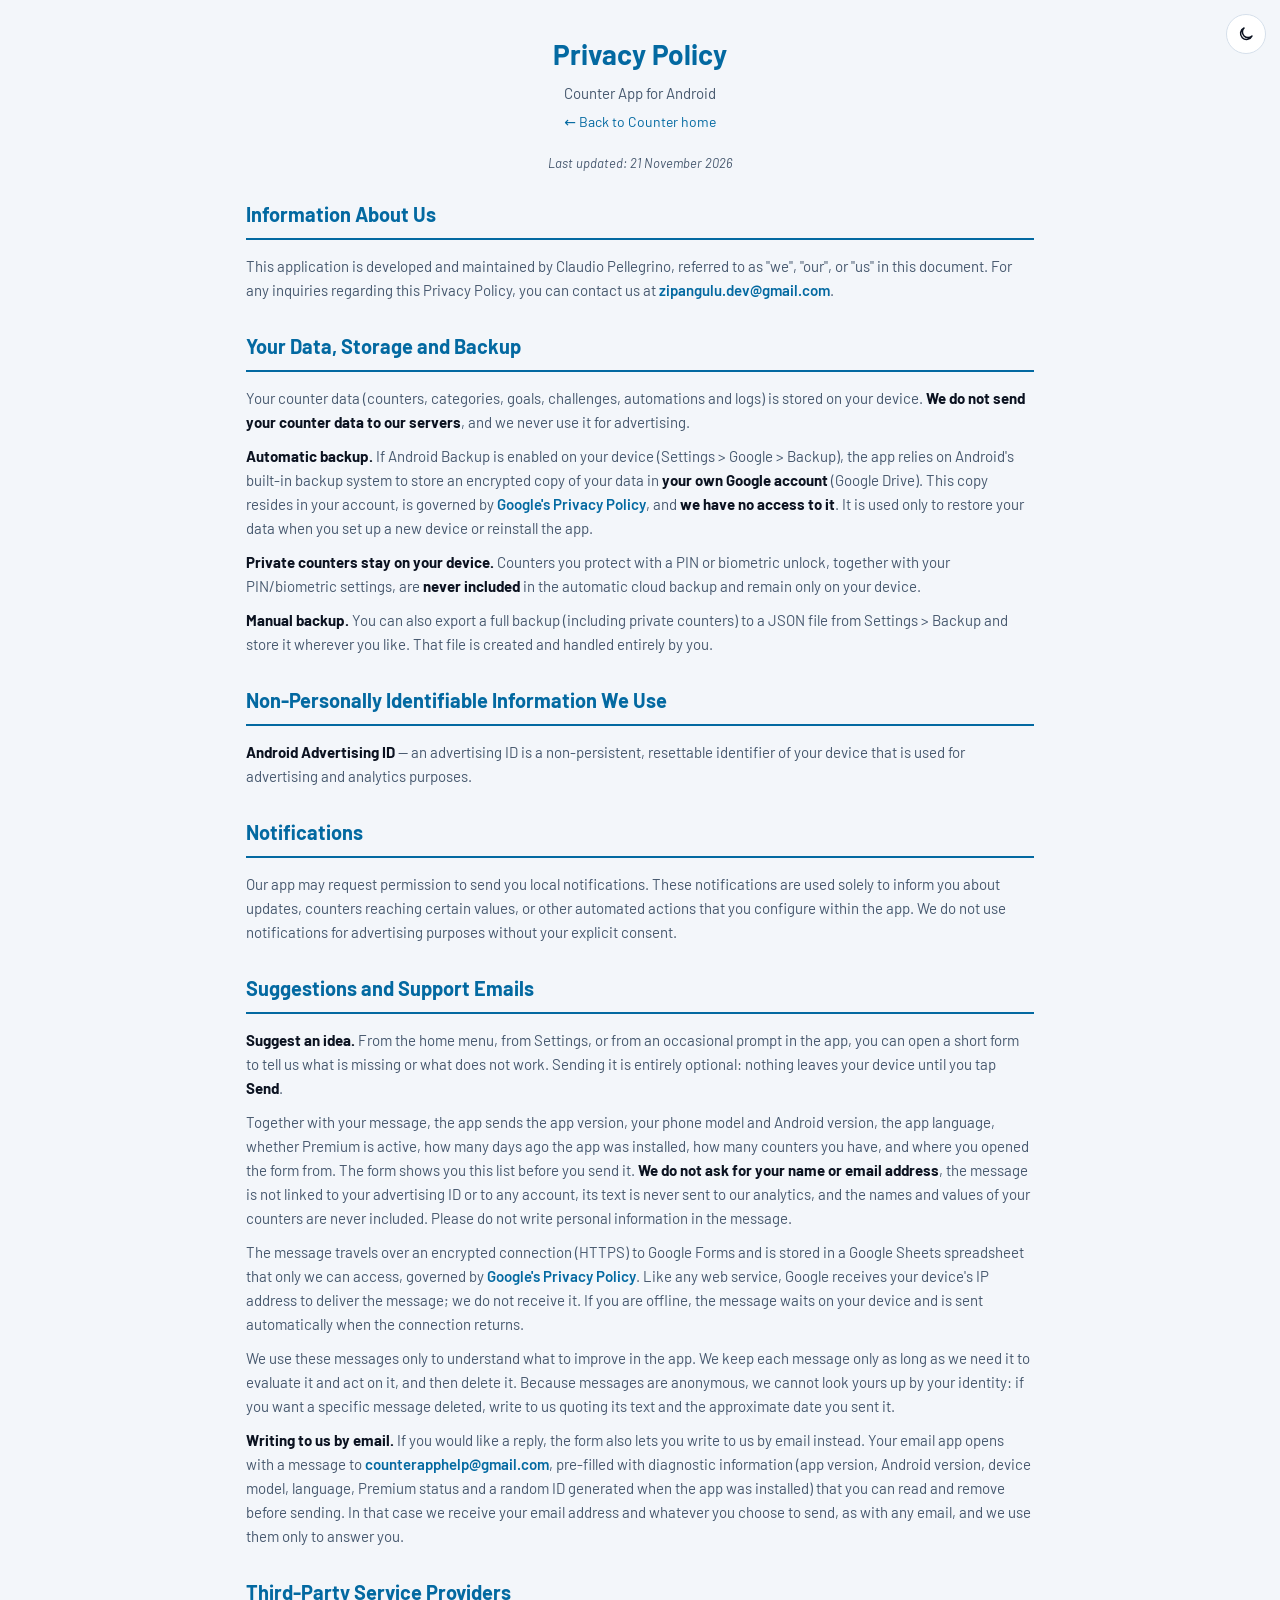
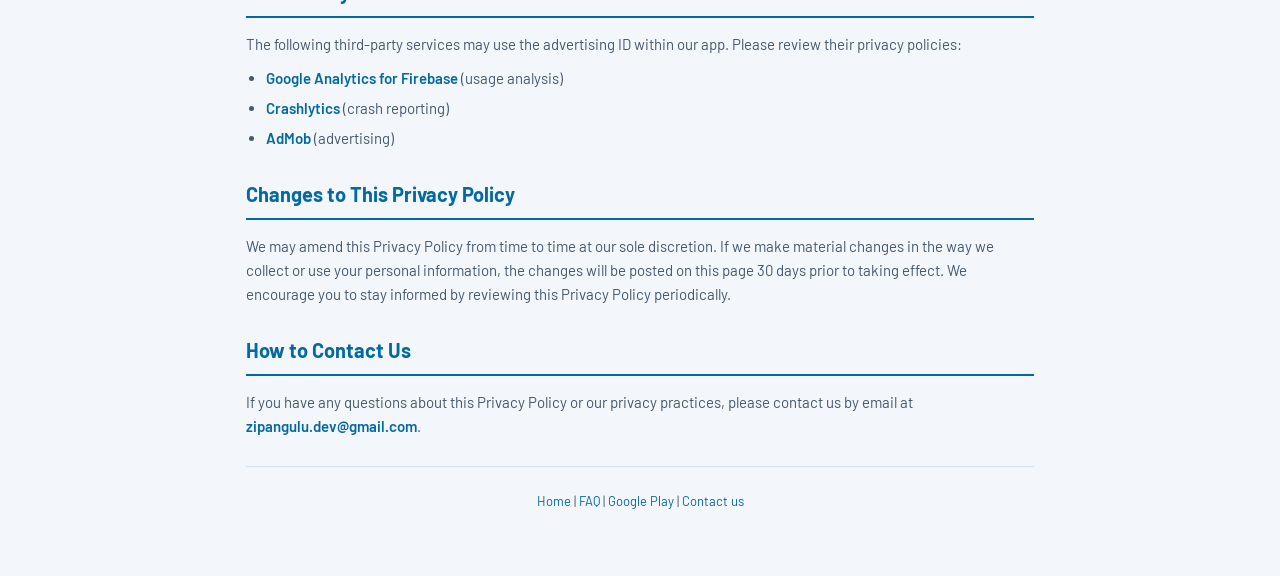
<file: privacy-policy.html>
<!DOCTYPE html>
<html lang="en">
<head>
    <meta charset="UTF-8">
    <meta name="viewport" content="width=device-width, initial-scale=1.0">
    <meta name="robots" content="index, follow">
    <meta name="theme-color" content="#0b1220">
    <meta name="author" content="CounterAutomate">
    <title>Privacy Policy | Counter App for Android</title>
    <meta name="description" content="Privacy Policy for the Counter app for Android: how your data is stored, how automatic backup works with your own Google account, notifications, advertising ID and third-party services.">

    <link rel="canonical" href="https://counterautomate.com/privacy-policy.html">
    <link rel="icon" type="image/png" sizes="32x32" href="img/logo.webp">
    <link rel="apple-touch-icon" href="img/logo.webp">

    <!-- set theme before paint to avoid a flash of the wrong theme -->
    <script>
      (function(){
        try{
          var saved = localStorage.getItem('ca-theme');
          var theme = saved || ((window.matchMedia && window.matchMedia('(prefers-color-scheme: light)').matches) ? 'light' : 'dark');
          document.documentElement.setAttribute('data-theme', theme);
          var m = document.querySelector('meta[name="theme-color"]');
          if(m) m.setAttribute('content', theme === 'light' ? '#f3f6fa' : '#0b1220');
        }catch(e){}
      })();
    </script>

    <link rel="preconnect" href="https://fonts.googleapis.com">
    <link rel="preconnect" href="https://fonts.gstatic.com" crossorigin>
    <link href="https://fonts.googleapis.com/css2?family=Barlow:wght@400;500;600;700&display=swap" rel="stylesheet">
    <style>
        :root {
            --primary: #09acf4;
            --primary-dark: #0284c7;
            --bg: #0b1220;
            --card-bg: #131c2c;
            --text: #eceff1;
            --text-secondary: #9fb3c8;
            --border: #26364d;
            --accent: #7fdcff;
            color-scheme: dark;
        }

        :root[data-theme="light"] {
            --bg: #f3f6fa;
            --card-bg: #ffffff;
            --text: #0b1220;
            --text-secondary: #46586e;
            --border: #d5dfea;
            --accent: #0369a1;
            color-scheme: light;
        }

        .theme-toggle {
            position: fixed; top: 14px; right: 14px; z-index: 100;
            display: inline-flex; align-items: center; justify-content: center;
            width: 40px; height: 40px; border-radius: 50%;
            border: 1px solid var(--border); background: var(--card-bg);
            color: var(--text); cursor: pointer; padding: 0;
            transition: border-color .2s, transform .18s;
        }
        .theme-toggle:hover { border-color: var(--accent); transform: translateY(-1px); }
        .theme-toggle:focus-visible { outline: 2px solid var(--accent); outline-offset: 2px; }
        .theme-toggle svg { width: 18px; height: 18px; display: block; }
        .theme-toggle .icon-sun { display: block; }
        .theme-toggle .icon-moon { display: none; }
        :root[data-theme="light"] .theme-toggle .icon-sun { display: none; }
        :root[data-theme="light"] .theme-toggle .icon-moon { display: block; }

        * {
            margin: 0;
            padding: 0;
            box-sizing: border-box;
        }

        body {
            font-family: 'Barlow', 'Segoe UI', system-ui, sans-serif;
            background: var(--bg);
            color: var(--text);
            line-height: 1.6;
            padding: 0 16px 40px;
            max-width: 820px;
            margin: 0 auto;
        }

        header {
            text-align: center;
            padding: 32px 0 20px;
        }

        header h1 {
            font-size: 28px;
            font-weight: 700;
            color: var(--accent);
        }

        header p {
            color: var(--text-secondary);
            margin-top: 4px;
            font-size: 15px;
        }

        header a {
            color: var(--accent);
            text-decoration: none;
            font-size: 14px;
        }

        header a:hover {
            text-decoration: underline;
        }

        .updated {
            text-align: center;
            color: var(--text-secondary);
            font-size: 13px;
            font-style: italic;
            margin-bottom: 24px;
        }

        section {
            margin-bottom: 28px;
        }

        section > h2 {
            font-size: 20px;
            font-weight: 700;
            color: var(--accent);
            padding-bottom: 8px;
            border-bottom: 2px solid var(--accent);
            margin-bottom: 14px;
        }

        section p {
            color: var(--text-secondary);
            font-size: 15px;
            margin-bottom: 10px;
        }

        section ul {
            margin: 8px 0 10px 20px;
            color: var(--text-secondary);
            font-size: 15px;
        }

        section li {
            margin-bottom: 6px;
        }

        section strong {
            color: var(--text);
        }

        section a {
            color: var(--accent);
            text-decoration: none;
            font-weight: 600;
        }

        section a:hover {
            text-decoration: underline;
        }

        footer {
            text-align: center;
            padding: 24px 0;
            color: var(--text-secondary);
            font-size: 13px;
            border-top: 1px solid var(--border);
        }

        footer a {
            color: var(--accent);
            text-decoration: none;
        }

        footer a:hover {
            text-decoration: underline;
        }
    </style>
</head>
<body>

<button id="theme-toggle" class="theme-toggle" type="button" aria-label="Switch to light theme">
  <svg class="icon-sun" viewBox="0 0 24 24" fill="none" stroke="currentColor" stroke-width="2" stroke-linecap="round" stroke-linejoin="round" aria-hidden="true"><circle cx="12" cy="12" r="4.2"/><path d="M12 2.5v2M12 19.5v2M2.5 12h2M19.5 12h2M5.2 5.2l1.4 1.4M17.4 17.4l1.4 1.4M18.8 5.2l-1.4 1.4M6.6 17.4l-1.4 1.4"/></svg>
  <svg class="icon-moon" viewBox="0 0 24 24" fill="none" stroke="currentColor" stroke-width="2" stroke-linecap="round" stroke-linejoin="round" aria-hidden="true"><path d="M20 14.6A8 8 0 1 1 9.4 4 6.2 6.2 0 0 0 20 14.6z"/></svg>
</button>

<header>
    <h1>Privacy Policy</h1>
    <p>Counter App for Android</p>
    <p><a href="index.html">&larr; Back to Counter home</a></p>
</header>

<p class="updated">Last updated: 21 November 2026</p>

<main>
    <section>
        <h2>Information About Us</h2>
        <p>This application is developed and maintained by Claudio Pellegrino, referred to as "we", "our", or "us" in this document. For any inquiries regarding this Privacy Policy, you can contact us at <a href="mailto:zipangulu.dev@gmail.com">zipangulu.dev@gmail.com</a>.</p>
    </section>

    <section>
        <h2>Your Data, Storage and Backup</h2>
        <p>Your counter data (counters, categories, goals, challenges, automations and logs) is stored on your device. <strong>We do not send your counter data to our servers</strong>, and we never use it for advertising.</p>
        <p><strong>Automatic backup.</strong> If Android Backup is enabled on your device (Settings &gt; Google &gt; Backup), the app relies on Android's built-in backup system to store an encrypted copy of your data in <strong>your own Google account</strong> (Google Drive). This copy resides in your account, is governed by <a href="https://policies.google.com/privacy" target="_blank" rel="noopener">Google's Privacy Policy</a>, and <strong>we have no access to it</strong>. It is used only to restore your data when you set up a new device or reinstall the app.</p>
        <p><strong>Private counters stay on your device.</strong> Counters you protect with a PIN or biometric unlock, together with your PIN/biometric settings, are <strong>never included</strong> in the automatic cloud backup and remain only on your device.</p>
        <p><strong>Manual backup.</strong> You can also export a full backup (including private counters) to a JSON file from Settings &gt; Backup and store it wherever you like. That file is created and handled entirely by you.</p>
    </section>

    <section>
        <h2>Non-Personally Identifiable Information We Use</h2>
        <p><strong>Android Advertising ID</strong> &mdash; an advertising ID is a non-persistent, resettable identifier of your device that is used for advertising and analytics purposes.</p>
    </section>

    <section>
        <h2>Notifications</h2>
        <p>Our app may request permission to send you local notifications. These notifications are used solely to inform you about updates, counters reaching certain values, or other automated actions that you configure within the app. We do not use notifications for advertising purposes without your explicit consent.</p>
    </section>

    <section>
        <h2>Suggestions and Support Emails</h2>
        <p><strong>Suggest an idea.</strong> From the home menu, from Settings, or from an occasional prompt in the app, you can open a short form to tell us what is missing or what does not work. Sending it is entirely optional: nothing leaves your device until you tap <strong>Send</strong>.</p>
        <p>Together with your message, the app sends the app version, your phone model and Android version, the app language, whether Premium is active, how many days ago the app was installed, how many counters you have, and where you opened the form from. The form shows you this list before you send it. <strong>We do not ask for your name or email address</strong>, the message is not linked to your advertising ID or to any account, its text is never sent to our analytics, and the names and values of your counters are never included. Please do not write personal information in the message.</p>
        <p>The message travels over an encrypted connection (HTTPS) to Google Forms and is stored in a Google Sheets spreadsheet that only we can access, governed by <a href="https://policies.google.com/privacy" target="_blank" rel="noopener">Google's Privacy Policy</a>. Like any web service, Google receives your device's IP address to deliver the message; we do not receive it. If you are offline, the message waits on your device and is sent automatically when the connection returns.</p>
        <p>We use these messages only to understand what to improve in the app. We keep each message only as long as we need it to evaluate it and act on it, and then delete it. Because messages are anonymous, we cannot look yours up by your identity: if you want a specific message deleted, write to us quoting its text and the approximate date you sent it.</p>
        <p><strong>Writing to us by email.</strong> If you would like a reply, the form also lets you write to us by email instead. Your email app opens with a message to <a href="mailto:counterapphelp@gmail.com">counterapphelp@gmail.com</a>, pre-filled with diagnostic information (app version, Android version, device model, language, Premium status and a random ID generated when the app was installed) that you can read and remove before sending. In that case we receive your email address and whatever you choose to send, as with any email, and we use them only to answer you.</p>
    </section>

    <section>
        <h2>Third-Party Service Providers</h2>
        <p>The following third-party services may use the advertising ID within our app. Please review their privacy policies:</p>
        <ul>
            <li><a href="https://firebase.google.com/support/privacy/" target="_blank" rel="noopener">Google Analytics for Firebase</a> (usage analysis)</li>
            <li><a href="https://firebase.google.com/support/privacy/" target="_blank" rel="noopener">Crashlytics</a> (crash reporting)</li>
            <li><a href="https://support.google.com/admob/answer/6128543?hl=en" target="_blank" rel="noopener">AdMob</a> (advertising)</li>
        </ul>
    </section>

    <section>
        <h2>Changes to This Privacy Policy</h2>
        <p>We may amend this Privacy Policy from time to time at our sole discretion. If we make material changes in the way we collect or use your personal information, the changes will be posted on this page 30 days prior to taking effect. We encourage you to stay informed by reviewing this Privacy Policy periodically.</p>
    </section>

    <section>
        <h2>How to Contact Us</h2>
        <p>If you have any questions about this Privacy Policy or our privacy practices, please contact us by email at <a href="mailto:zipangulu.dev@gmail.com">zipangulu.dev@gmail.com</a>.</p>
    </section>
</main>

<footer>
    <p><a href="index.html">Home</a> | <a href="faq.html">FAQ</a> | <a href="https://play.google.com/store/apps/details?id=com.zipangulu.counter" target="_blank" rel="noopener">Google Play</a> | <a href="mailto:zipangulu.dev@gmail.com">Contact us</a></p>
</footer>

<script>
// theme toggle (light / dark)
(function(){
  const root = document.documentElement;
  const btn = document.getElementById('theme-toggle');
  const meta = document.querySelector('meta[name="theme-color"]');
  const COLOR = { dark:'#0b1220', light:'#f3f6fa' };
  const get = () => root.getAttribute('data-theme') === 'light' ? 'light' : 'dark';
  function apply(theme){
    root.setAttribute('data-theme', theme);
    if(meta) meta.setAttribute('content', COLOR[theme]);
    if(btn) btn.setAttribute('aria-label', theme === 'light' ? 'Switch to dark theme' : 'Switch to light theme');
  }
  apply(get());
  if(btn){
    btn.addEventListener('click', () => {
      const next = get() === 'light' ? 'dark' : 'light';
      apply(next);
      try { localStorage.setItem('ca-theme', next); } catch(e){}
    });
  }
  if(window.matchMedia){
    window.matchMedia('(prefers-color-scheme: light)').addEventListener('change', (e) => {
      let saved = null;
      try { saved = localStorage.getItem('ca-theme'); } catch(_){}
      if(!saved) apply(e.matches ? 'light' : 'dark');
    });
  }
})();
</script>

</body>
</html>
</file>
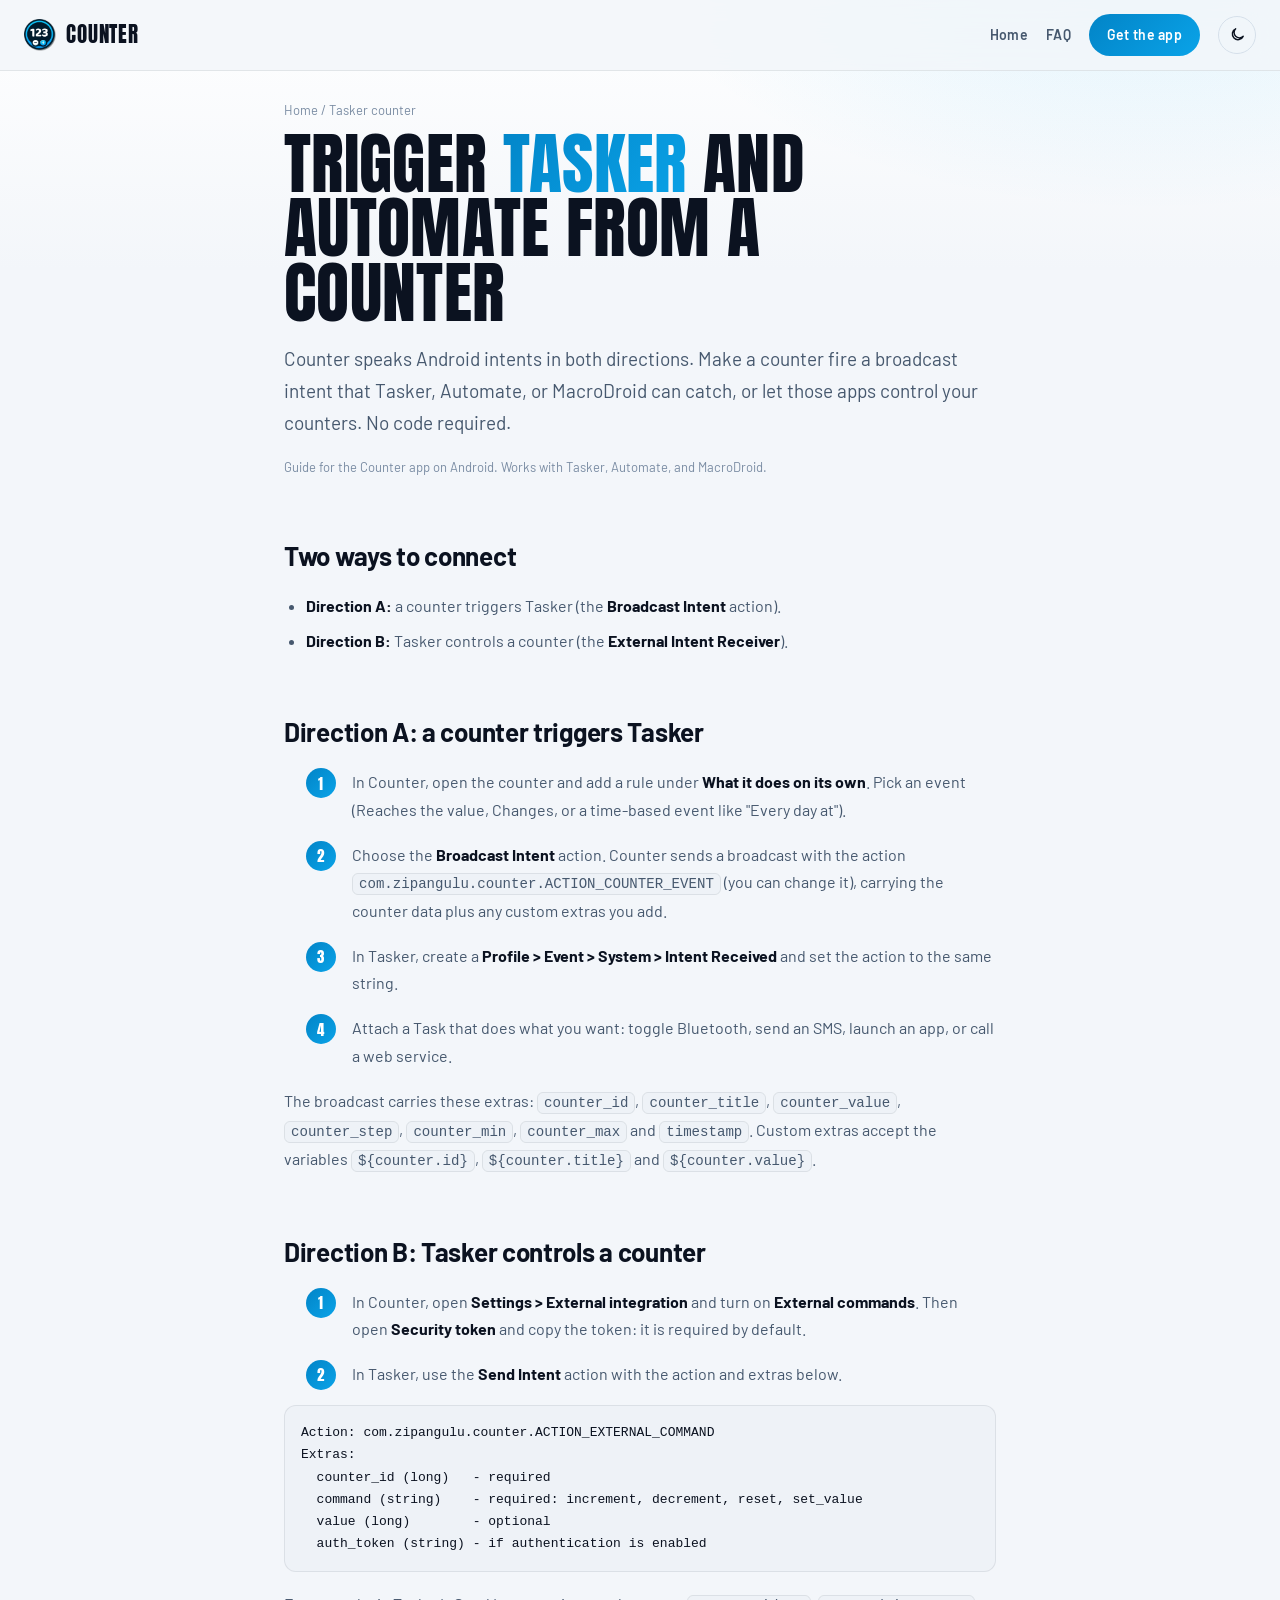
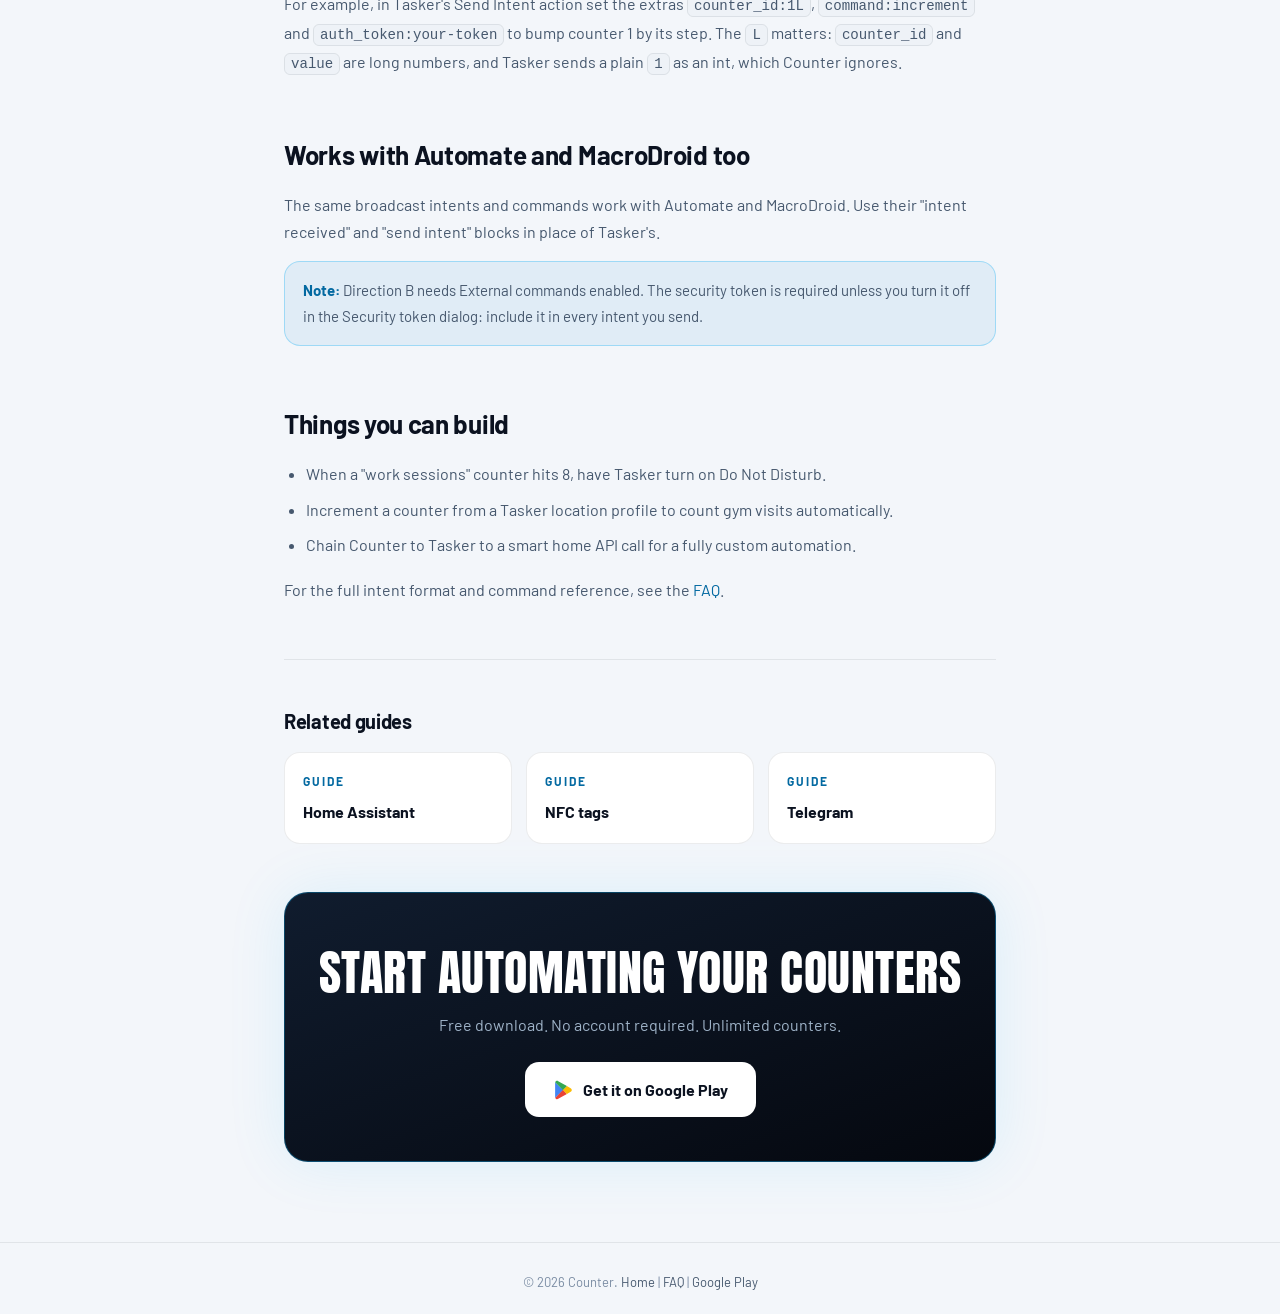
<file: tasker-counter.html>
<!DOCTYPE html>
<html lang="en">
<head>
<meta charset="UTF-8">
<meta name="viewport" content="width=device-width, initial-scale=1.0">
<meta name="robots" content="index, follow, max-image-preview:large">
<meta name="theme-color" content="#0b1220">
<meta name="author" content="CounterAutomate">

<!-- set theme before paint to avoid a flash of the wrong theme -->
<script>
  (function(){
    try{
      var saved = localStorage.getItem('ca-theme');
      var theme = saved || ((window.matchMedia && window.matchMedia('(prefers-color-scheme: light)').matches) ? 'light' : 'dark');
      document.documentElement.setAttribute('data-theme', theme);
      var m = document.querySelector('meta[name="theme-color"]');
      if(m) m.setAttribute('content', theme === 'light' ? '#f3f6fa' : '#0b1220');
    }catch(e){}
  })();
</script>

<title>Trigger Tasker and Automate from a Counter (Android Intents Guide)</title>
<meta name="description" content="How to connect the Counter app for Android to Tasker, Automate, and MacroDroid using broadcast intents. Trigger Tasker from a counter, or control counters from Tasker, with examples.">

<link rel="canonical" href="https://counterautomate.com/tasker-counter.html">
<link rel="icon" type="image/png" sizes="32x32" href="img/logo.webp">
<link rel="apple-touch-icon" href="img/logo.webp">

<meta property="og:type" content="article">
<meta property="og:title" content="Trigger Tasker and Automate from a Counter">
<meta property="og:description" content="Connect the Counter app for Android to Tasker, Automate, and MacroDroid with broadcast intents. Trigger automations from a counter, or control counters from them.">
<meta property="og:image" content="https://counterautomate.com/img/og-image.webp">
<meta property="og:url" content="https://counterautomate.com/tasker-counter.html">
<meta property="og:site_name" content="Counter App">

<meta name="twitter:card" content="summary_large_image">
<meta name="twitter:title" content="Trigger Tasker and Automate from a Counter">
<meta name="twitter:description" content="Connect Counter for Android to Tasker, Automate, and MacroDroid with broadcast intents.">
<meta name="twitter:image" content="https://counterautomate.com/img/og-image.webp">

<script type="application/ld+json">
{
  "@context": "https://schema.org",
  "@graph": [
    {
      "@type": "TechArticle",
      "headline": "Trigger Tasker and Automate from a Counter (Android Intents Guide)",
      "description": "How to connect the Counter app for Android to Tasker, Automate, and MacroDroid using broadcast intents, in both directions.",
      "image": "https://counterautomate.com/img/og-image.webp",
      "datePublished": "2026-06-19",
      "dateModified": "2026-11-20",
      "author": { "@type": "Organization", "name": "CounterAutomate", "url": "https://counterautomate.com/" },
      "publisher": { "@type": "Organization", "name": "CounterAutomate", "logo": { "@type": "ImageObject", "url": "https://counterautomate.com/img/logo.webp" } },
      "mainEntityOfPage": "https://counterautomate.com/tasker-counter.html"
    },
    {
      "@type": "BreadcrumbList",
      "itemListElement": [
        { "@type": "ListItem", "position": 1, "name": "Home", "item": "https://counterautomate.com/" },
        { "@type": "ListItem", "position": 2, "name": "Tasker counter", "item": "https://counterautomate.com/tasker-counter.html" }
      ]
    }
  ]
}
</script>

<link rel="preconnect" href="https://fonts.googleapis.com">
<link rel="preconnect" href="https://fonts.gstatic.com" crossorigin>
<link href="https://fonts.googleapis.com/css2?family=Anton&family=Barlow:wght@400;500;600;700&display=swap" rel="stylesheet">
<link rel="stylesheet" href="guide.css">

<script async src="https://www.googletagmanager.com/gtag/js?id=G-2BK2MG308F"></script>
<script>
  window.dataLayer = window.dataLayer || [];
  function gtag(){dataLayer.push(arguments);}
  gtag('js', new Date());
  gtag('config', 'G-2BK2MG308F');
</script>
</head>
<body>

<nav class="nav">
  <a href="index.html" class="nav-logo">
    <img src="img/logo.webp" alt="Counter logo">
    <span>Counter</span>
  </a>
  <div class="nav-right">
    <a href="index.html">Home</a>
    <a href="faq.html">FAQ</a>
    <a href="https://play.google.com/store/apps/details?id=com.zipangulu.counter" class="nav-cta" target="_blank" rel="noopener">Get the app</a>
    <button id="theme-toggle" class="theme-toggle" type="button" aria-label="Switch to light theme">
      <svg class="icon-sun" viewBox="0 0 24 24" fill="none" stroke="currentColor" stroke-width="2" stroke-linecap="round" stroke-linejoin="round" aria-hidden="true"><circle cx="12" cy="12" r="4.2"/><path d="M12 2.5v2M12 19.5v2M2.5 12h2M19.5 12h2M5.2 5.2l1.4 1.4M17.4 17.4l1.4 1.4M18.8 5.2l-1.4 1.4M6.6 17.4l-1.4 1.4"/></svg>
      <svg class="icon-moon" viewBox="0 0 24 24" fill="none" stroke="currentColor" stroke-width="2" stroke-linecap="round" stroke-linejoin="round" aria-hidden="true"><path d="M20 14.6A8 8 0 1 1 9.4 4 6.2 6.2 0 0 0 20 14.6z"/></svg>
    </button>
  </div>
</nav>

<main class="guide">
  <div class="breadcrumb"><a href="index.html">Home</a> / Tasker counter</div>

  <h1>Trigger <span class="grad">Tasker</span> and Automate from a counter</h1>
  <p class="lead">Counter speaks Android intents in both directions. Make a counter fire a broadcast intent that Tasker, Automate, or MacroDroid can catch, or let those apps control your counters. No code required.</p>
  <p class="meta">Guide for the Counter app on Android. Works with Tasker, Automate, and MacroDroid.</p>

  <h2>Two ways to connect</h2>
  <ul>
    <li><strong>Direction A:</strong> a counter triggers Tasker (the <strong>Broadcast Intent</strong> action).</li>
    <li><strong>Direction B:</strong> Tasker controls a counter (the <strong>External Intent Receiver</strong>).</li>
  </ul>

  <h2>Direction A: a counter triggers Tasker</h2>
  <ol class="steps">
    <li>In Counter, open the counter and add a rule under <strong>What it does on its own</strong>. Pick an event (Reaches the value, Changes, or a time-based event like "Every day at").</li>
    <li>Choose the <strong>Broadcast Intent</strong> action. Counter sends a broadcast with the action <code>com.zipangulu.counter.ACTION_COUNTER_EVENT</code> (you can change it), carrying the counter data plus any custom extras you add.</li>
    <li>In Tasker, create a <strong>Profile &gt; Event &gt; System &gt; Intent Received</strong> and set the action to the same string.</li>
    <li>Attach a Task that does what you want: toggle Bluetooth, send an SMS, launch an app, or call a web service.</li>
  </ol>

  <p>The broadcast carries these extras: <code>counter_id</code>, <code>counter_title</code>, <code>counter_value</code>, <code>counter_step</code>, <code>counter_min</code>, <code>counter_max</code> and <code>timestamp</code>. Custom extras accept the variables <code>${counter.id}</code>, <code>${counter.title}</code> and <code>${counter.value}</code>.</p>

  <h2>Direction B: Tasker controls a counter</h2>
  <ol class="steps">
    <li>In Counter, open <strong>Settings &gt; External integration</strong> and turn on <strong>External commands</strong>. Then open <strong>Security token</strong> and copy the token: it is required by default.</li>
    <li>In Tasker, use the <strong>Send Intent</strong> action with the action and extras below.</li>
  </ol>
  <pre><code>Action: com.zipangulu.counter.ACTION_EXTERNAL_COMMAND
Extras:
  counter_id (long)   - required
  command (string)    - required: increment, decrement, reset, set_value
  value (long)        - optional
  auth_token (string) - if authentication is enabled</code></pre>
  <p>For example, in Tasker's Send Intent action set the extras <code>counter_id:1L</code>, <code>command:increment</code> and <code>auth_token:your-token</code> to bump counter 1 by its step. The <code>L</code> matters: <code>counter_id</code> and <code>value</code> are long numbers, and Tasker sends a plain <code>1</code> as an int, which Counter ignores.</p>

  <h2>Works with Automate and MacroDroid too</h2>
  <p>The same broadcast intents and commands work with Automate and MacroDroid. Use their "intent received" and "send intent" blocks in place of Tasker's.</p>

  <div class="note"><strong>Note:</strong> Direction B needs External commands enabled. The security token is required unless you turn it off in the Security token dialog: include it in every intent you send.</div>

  <h2>Things you can build</h2>
  <ul>
    <li>When a "work sessions" counter hits 8, have Tasker turn on Do Not Disturb.</li>
    <li>Increment a counter from a Tasker location profile to count gym visits automatically.</li>
    <li>Chain Counter to Tasker to a smart home API call for a fully custom automation.</li>
  </ul>
  <p>For the full intent format and command reference, see the <a href="faq.html">FAQ</a>.</p>

  <div class="related">
    <h2>Related guides</h2>
    <div class="related-grid">
      <a class="related-card" href="home-assistant-counter.html"><span>Guide</span><strong>Home Assistant</strong></a>
      <a class="related-card" href="nfc-counter.html"><span>Guide</span><strong>NFC tags</strong></a>
      <a class="related-card" href="telegram-counter.html"><span>Guide</span><strong>Telegram</strong></a>
    </div>
  </div>

  <div class="guide-cta">
    <h2>Start automating your counters</h2>
    <p>Free download. No account required. Unlimited counters.</p>
    <a class="btn-play" href="https://play.google.com/store/apps/details?id=com.zipangulu.counter" target="_blank" rel="noopener">
      <svg width="20" height="20" aria-hidden="true" viewBox="0 0 40 40" xmlns="http://www.w3.org/2000/svg"><g><path d="M19.7,19.2L4.3,35.3c0.5,1.7,2.1,3,4,3c0.8,0,1.5-0.2,2.1-0.6l17.4-9.9L19.7,19.2z" fill="#EA4335"></path><path d="M35.3,16.4l-7.5-4.3l-8.4,7.4l8.5,8.3l7.5-4.2c1.3-0.7,2.2-2.1,2.2-3.6C37.5,18.5,36.6,17.1,35.3,16.4z" fill="#FBBC04"></path><path d="M4.3,4.7C4.2,5,4.2,5.4,4.2,5.8v28.5c0,0.4,0,0.7,0.1,1.1l16-15.7L4.3,4.7z" fill="#4285F4"></path><path d="M19.8,20l8-7.9L10.5,2.3C9.9,1.9,9.1,1.7,8.3,1.7c-1.9,0-3.6,1.3-4,3L19.8,20z" fill="#34A853"></path></g></svg>
      Get it on Google Play
    </a>
  </div>
</main>

<footer class="site-footer">
  <p>© 2026 Counter. <a href="index.html">Home</a> | <a href="faq.html">FAQ</a> | <a href="https://play.google.com/store/apps/details?id=com.zipangulu.counter" target="_blank" rel="noopener">Google Play</a></p>
</footer>

<script src="guide.js"></script>
</body>
</html>
</file>
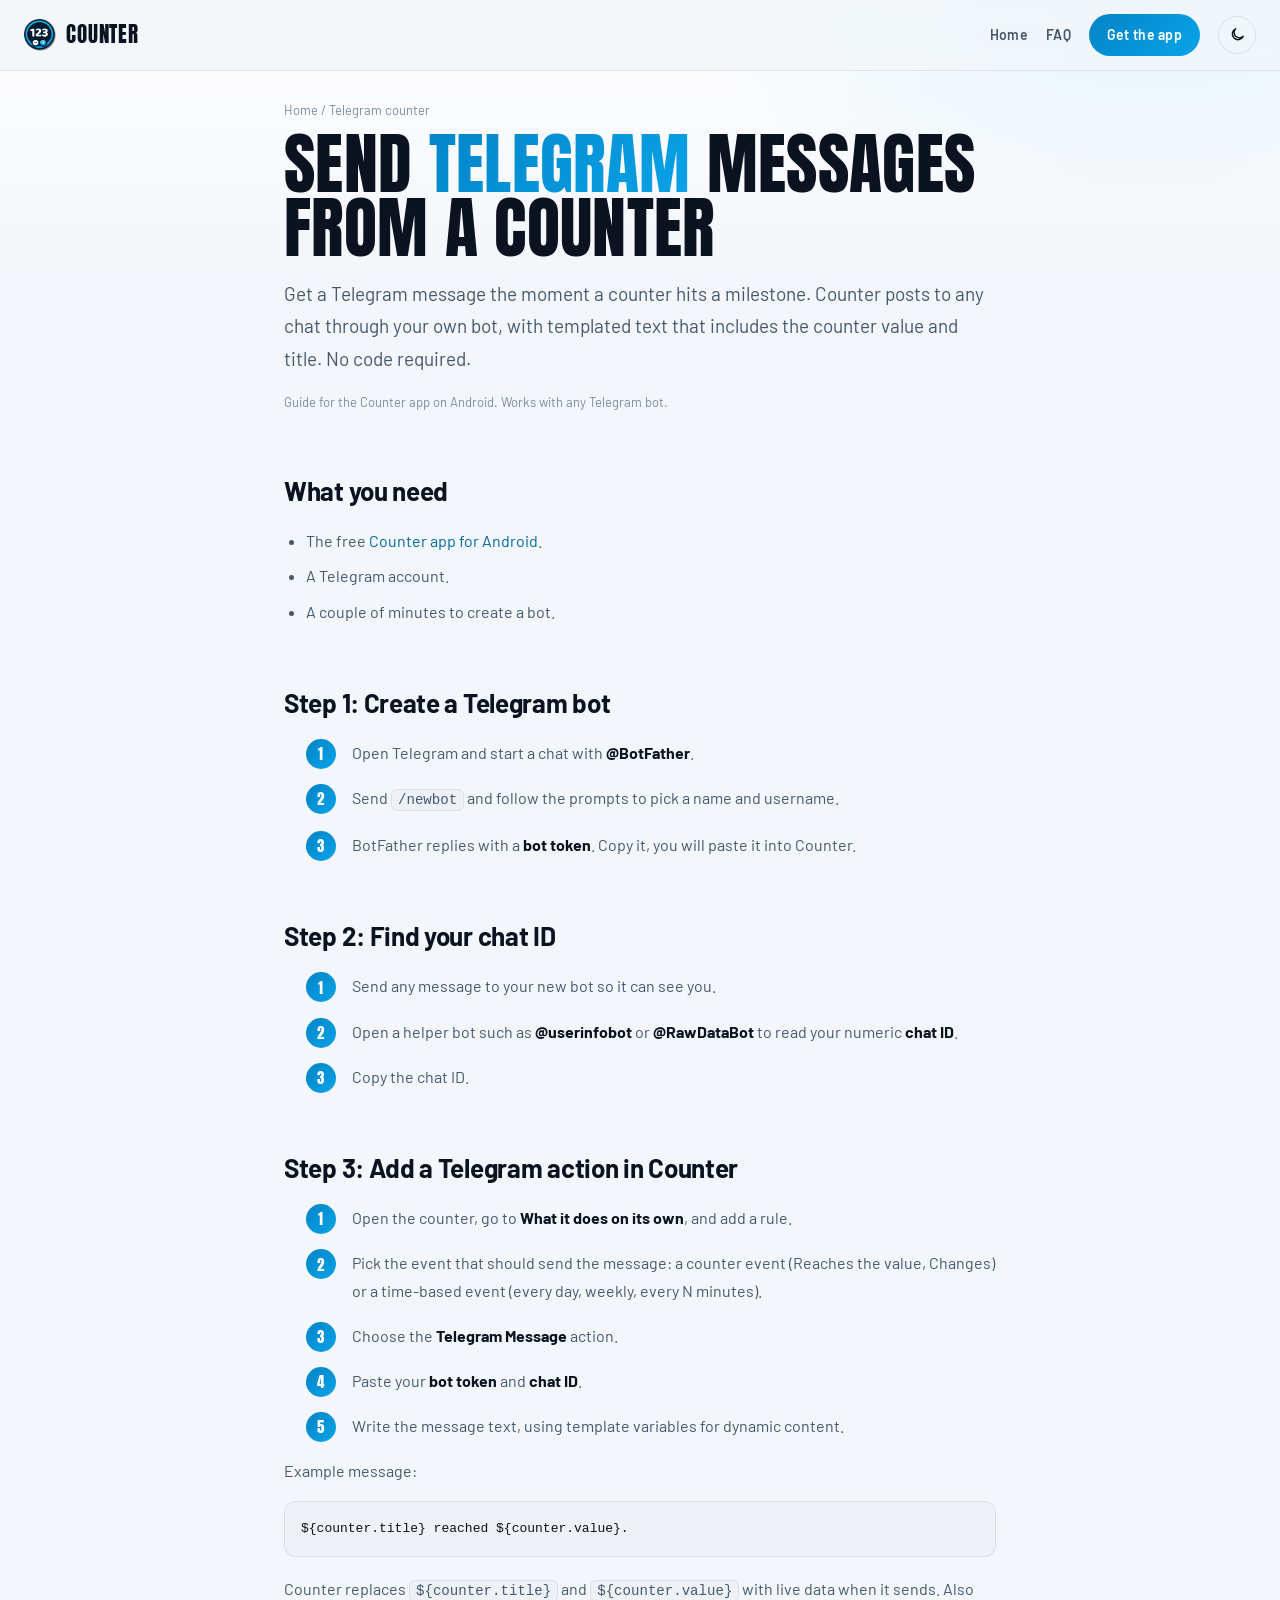
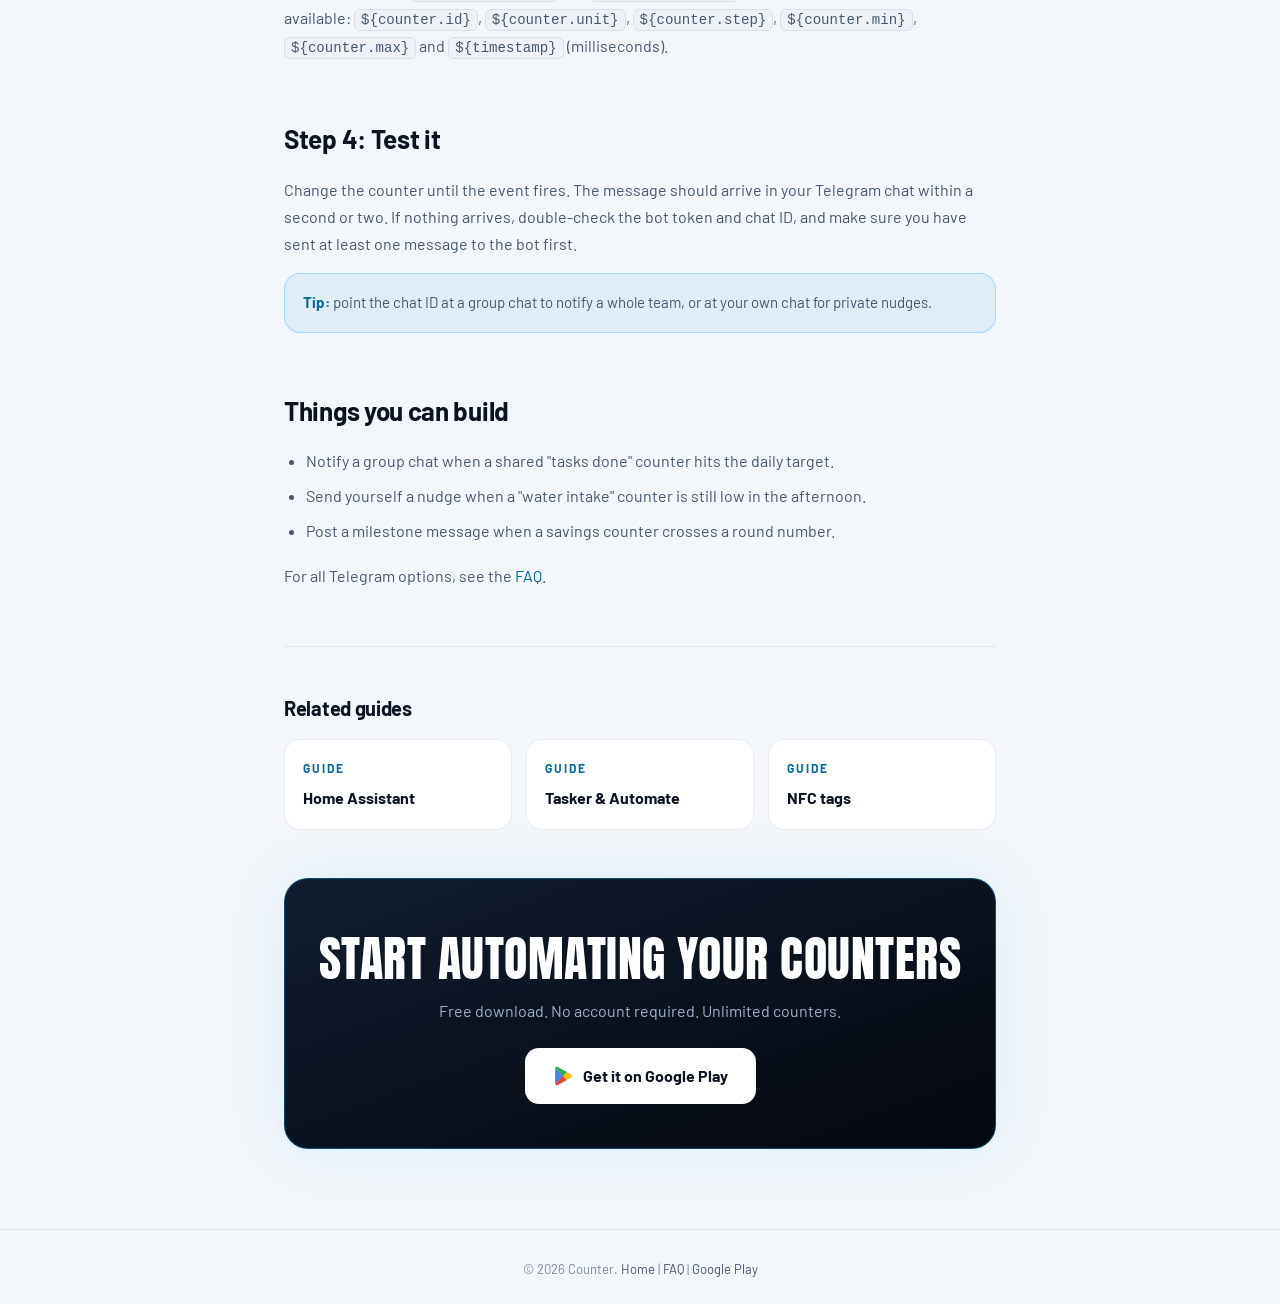
<file: telegram-counter.html>
<!DOCTYPE html>
<html lang="en">
<head>
<meta charset="UTF-8">
<meta name="viewport" content="width=device-width, initial-scale=1.0">
<meta name="robots" content="index, follow, max-image-preview:large">
<meta name="theme-color" content="#0b1220">
<meta name="author" content="CounterAutomate">

<!-- set theme before paint to avoid a flash of the wrong theme -->
<script>
  (function(){
    try{
      var saved = localStorage.getItem('ca-theme');
      var theme = saved || ((window.matchMedia && window.matchMedia('(prefers-color-scheme: light)').matches) ? 'light' : 'dark');
      document.documentElement.setAttribute('data-theme', theme);
      var m = document.querySelector('meta[name="theme-color"]');
      if(m) m.setAttribute('content', theme === 'light' ? '#f3f6fa' : '#0b1220');
    }catch(e){}
  })();
</script>

<title>Send Telegram Messages from a Counter (Android Guide)</title>
<meta name="description" content="How to send automatic Telegram messages from the Counter app for Android. Create a bot, get your chat ID, and post a message when a counter reaches a value, with template variables.">

<link rel="canonical" href="https://counterautomate.com/telegram-counter.html">
<link rel="icon" type="image/png" sizes="32x32" href="img/logo.webp">
<link rel="apple-touch-icon" href="img/logo.webp">

<meta property="og:type" content="article">
<meta property="og:title" content="Send Telegram Messages from a Counter">
<meta property="og:description" content="Post a Telegram message when an Android counter reaches a value, through your own bot, with template variables. A no-code guide.">
<meta property="og:image" content="https://counterautomate.com/img/og-image.webp">
<meta property="og:url" content="https://counterautomate.com/telegram-counter.html">
<meta property="og:site_name" content="Counter App">

<meta name="twitter:card" content="summary_large_image">
<meta name="twitter:title" content="Send Telegram Messages from a Counter">
<meta name="twitter:description" content="Post a Telegram message when an Android counter reaches a value, through your own bot.">
<meta name="twitter:image" content="https://counterautomate.com/img/og-image.webp">

<script type="application/ld+json">
{
  "@context": "https://schema.org",
  "@graph": [
    {
      "@type": "TechArticle",
      "headline": "Send Telegram Messages from a Counter (Android Guide)",
      "description": "How to send automatic Telegram messages from the Counter app for Android using a bot, a chat ID, and template variables.",
      "image": "https://counterautomate.com/img/og-image.webp",
      "datePublished": "2026-06-19",
      "dateModified": "2026-11-20",
      "author": { "@type": "Organization", "name": "CounterAutomate", "url": "https://counterautomate.com/" },
      "publisher": { "@type": "Organization", "name": "CounterAutomate", "logo": { "@type": "ImageObject", "url": "https://counterautomate.com/img/logo.webp" } },
      "mainEntityOfPage": "https://counterautomate.com/telegram-counter.html"
    },
    {
      "@type": "BreadcrumbList",
      "itemListElement": [
        { "@type": "ListItem", "position": 1, "name": "Home", "item": "https://counterautomate.com/" },
        { "@type": "ListItem", "position": 2, "name": "Telegram counter", "item": "https://counterautomate.com/telegram-counter.html" }
      ]
    }
  ]
}
</script>

<link rel="preconnect" href="https://fonts.googleapis.com">
<link rel="preconnect" href="https://fonts.gstatic.com" crossorigin>
<link href="https://fonts.googleapis.com/css2?family=Anton&family=Barlow:wght@400;500;600;700&display=swap" rel="stylesheet">
<link rel="stylesheet" href="guide.css">

<script async src="https://www.googletagmanager.com/gtag/js?id=G-2BK2MG308F"></script>
<script>
  window.dataLayer = window.dataLayer || [];
  function gtag(){dataLayer.push(arguments);}
  gtag('js', new Date());
  gtag('config', 'G-2BK2MG308F');
</script>
</head>
<body>

<nav class="nav">
  <a href="index.html" class="nav-logo">
    <img src="img/logo.webp" alt="Counter logo">
    <span>Counter</span>
  </a>
  <div class="nav-right">
    <a href="index.html">Home</a>
    <a href="faq.html">FAQ</a>
    <a href="https://play.google.com/store/apps/details?id=com.zipangulu.counter" class="nav-cta" target="_blank" rel="noopener">Get the app</a>
    <button id="theme-toggle" class="theme-toggle" type="button" aria-label="Switch to light theme">
      <svg class="icon-sun" viewBox="0 0 24 24" fill="none" stroke="currentColor" stroke-width="2" stroke-linecap="round" stroke-linejoin="round" aria-hidden="true"><circle cx="12" cy="12" r="4.2"/><path d="M12 2.5v2M12 19.5v2M2.5 12h2M19.5 12h2M5.2 5.2l1.4 1.4M17.4 17.4l1.4 1.4M18.8 5.2l-1.4 1.4M6.6 17.4l-1.4 1.4"/></svg>
      <svg class="icon-moon" viewBox="0 0 24 24" fill="none" stroke="currentColor" stroke-width="2" stroke-linecap="round" stroke-linejoin="round" aria-hidden="true"><path d="M20 14.6A8 8 0 1 1 9.4 4 6.2 6.2 0 0 0 20 14.6z"/></svg>
    </button>
  </div>
</nav>

<main class="guide">
  <div class="breadcrumb"><a href="index.html">Home</a> / Telegram counter</div>

  <h1>Send <span class="grad">Telegram</span> messages from a counter</h1>
  <p class="lead">Get a Telegram message the moment a counter hits a milestone. Counter posts to any chat through your own bot, with templated text that includes the counter value and title. No code required.</p>
  <p class="meta">Guide for the Counter app on Android. Works with any Telegram bot.</p>

  <h2>What you need</h2>
  <ul>
    <li>The free <a href="index.html">Counter app for Android</a>.</li>
    <li>A Telegram account.</li>
    <li>A couple of minutes to create a bot.</li>
  </ul>

  <h2>Step 1: Create a Telegram bot</h2>
  <ol class="steps">
    <li>Open Telegram and start a chat with <strong>@BotFather</strong>.</li>
    <li>Send <code>/newbot</code> and follow the prompts to pick a name and username.</li>
    <li>BotFather replies with a <strong>bot token</strong>. Copy it, you will paste it into Counter.</li>
  </ol>

  <h2>Step 2: Find your chat ID</h2>
  <ol class="steps">
    <li>Send any message to your new bot so it can see you.</li>
    <li>Open a helper bot such as <strong>@userinfobot</strong> or <strong>@RawDataBot</strong> to read your numeric <strong>chat ID</strong>.</li>
    <li>Copy the chat ID.</li>
  </ol>

  <h2>Step 3: Add a Telegram action in Counter</h2>
  <ol class="steps">
    <li>Open the counter, go to <strong>What it does on its own</strong>, and add a rule.</li>
    <li>Pick the event that should send the message: a counter event (Reaches the value, Changes) or a time-based event (every day, weekly, every N minutes).</li>
    <li>Choose the <strong>Telegram Message</strong> action.</li>
    <li>Paste your <strong>bot token</strong> and <strong>chat ID</strong>.</li>
    <li>Write the message text, using template variables for dynamic content.</li>
  </ol>
  <p>Example message:</p>
  <pre><code>${counter.title} reached ${counter.value}.</code></pre>
  <p>Counter replaces <code>${counter.title}</code> and <code>${counter.value}</code> with live data when it sends. Also available: <code>${counter.id}</code>, <code>${counter.unit}</code>, <code>${counter.step}</code>, <code>${counter.min}</code>, <code>${counter.max}</code> and <code>${timestamp}</code> (milliseconds).</p>

  <h2>Step 4: Test it</h2>
  <p>Change the counter until the event fires. The message should arrive in your Telegram chat within a second or two. If nothing arrives, double-check the bot token and chat ID, and make sure you have sent at least one message to the bot first.</p>

  <div class="note"><strong>Tip:</strong> point the chat ID at a group chat to notify a whole team, or at your own chat for private nudges.</div>

  <h2>Things you can build</h2>
  <ul>
    <li>Notify a group chat when a shared "tasks done" counter hits the daily target.</li>
    <li>Send yourself a nudge when a "water intake" counter is still low in the afternoon.</li>
    <li>Post a milestone message when a savings counter crosses a round number.</li>
  </ul>
  <p>For all Telegram options, see the <a href="faq.html">FAQ</a>.</p>

  <div class="related">
    <h2>Related guides</h2>
    <div class="related-grid">
      <a class="related-card" href="home-assistant-counter.html"><span>Guide</span><strong>Home Assistant</strong></a>
      <a class="related-card" href="tasker-counter.html"><span>Guide</span><strong>Tasker &amp; Automate</strong></a>
      <a class="related-card" href="nfc-counter.html"><span>Guide</span><strong>NFC tags</strong></a>
    </div>
  </div>

  <div class="guide-cta">
    <h2>Start automating your counters</h2>
    <p>Free download. No account required. Unlimited counters.</p>
    <a class="btn-play" href="https://play.google.com/store/apps/details?id=com.zipangulu.counter" target="_blank" rel="noopener">
      <svg width="20" height="20" aria-hidden="true" viewBox="0 0 40 40" xmlns="http://www.w3.org/2000/svg"><g><path d="M19.7,19.2L4.3,35.3c0.5,1.7,2.1,3,4,3c0.8,0,1.5-0.2,2.1-0.6l17.4-9.9L19.7,19.2z" fill="#EA4335"></path><path d="M35.3,16.4l-7.5-4.3l-8.4,7.4l8.5,8.3l7.5-4.2c1.3-0.7,2.2-2.1,2.2-3.6C37.5,18.5,36.6,17.1,35.3,16.4z" fill="#FBBC04"></path><path d="M4.3,4.7C4.2,5,4.2,5.4,4.2,5.8v28.5c0,0.4,0,0.7,0.1,1.1l16-15.7L4.3,4.7z" fill="#4285F4"></path><path d="M19.8,20l8-7.9L10.5,2.3C9.9,1.9,9.1,1.7,8.3,1.7c-1.9,0-3.6,1.3-4,3L19.8,20z" fill="#34A853"></path></g></svg>
      Get it on Google Play
    </a>
  </div>
</main>

<footer class="site-footer">
  <p>© 2026 Counter. <a href="index.html">Home</a> | <a href="faq.html">FAQ</a> | <a href="https://play.google.com/store/apps/details?id=com.zipangulu.counter" target="_blank" rel="noopener">Google Play</a></p>
</footer>

<script src="guide.js"></script>
</body>
</html>
</file>
<file: guide.css>
/* ===== Shared styles for Counter guide and FAQ pages ===== */
*, *::before, *::after { margin: 0; padding: 0; box-sizing: border-box; }

:root {
  --bg-primary: #0b1220;
  --bg-secondary: #101c2e;
  --bg-card: #131c2c;
  --accent: #09acf4;
  --accent-2: #0cc5fd;
  --accent-light: #7fdcff;
  --accent-tint: rgba(9,172,244,0.10);
  --on-accent: #05080f;
  --green: #00b894;
  --text-primary: #eceff1;
  --text-secondary: #9fb3c8;
  --text-muted: #6d819a;
  --border: #26364d;
  --border-soft: rgba(159,179,200,0.14);
  --code-bg: #0a1424;
  --nav-bg: rgba(11,18,32,0.78);
  --radius: 16px;
  --display: 'Anton', Impact, 'Arial Narrow', sans-serif;
  --font: 'Barlow', 'Segoe UI', system-ui, -apple-system, sans-serif;
  --mono: ui-monospace, 'Cascadia Code', 'JetBrains Mono', Consolas, monospace;
  color-scheme: dark;
}

:root[data-theme="light"] {
  --bg-primary: #f3f6fa;
  --bg-secondary: #ffffff;
  --bg-card: #ffffff;
  --accent: #0284c7;
  --accent-2: #0aa3e8;
  --accent-light: #0369a1;
  --accent-tint: rgba(2,132,199,0.08);
  --on-accent: #ffffff;
  --green: #00997a;
  --text-primary: #0b1220;
  --text-secondary: #46586e;
  --text-muted: #7a8ca3;
  --border: #d5dfea;
  --border-soft: rgba(11,18,32,0.08);
  --code-bg: #eef2f7;
  --nav-bg: rgba(243,246,250,0.85);
  color-scheme: light;
}

html { scroll-behavior: smooth; }

body {
  font-family: var(--font);
  background: var(--bg-primary);
  background-image:
    radial-gradient(900px 500px at 90% -10%, rgba(9,172,244,0.14), transparent 60%),
    linear-gradient(180deg, var(--bg-secondary) 0%, var(--bg-primary) 30%);
  background-attachment: fixed;
  color: var(--text-primary);
  line-height: 1.7;
  -webkit-font-smoothing: antialiased;
}

a { color: var(--accent-light); text-decoration: none; }
a:hover { text-decoration: underline; }

/* ===== NAV ===== */
.nav {
  position: sticky; top: 0; z-index: 100;
  display: flex; align-items: center; justify-content: space-between;
  gap: 16px;
  padding: 14px 24px;
  background: var(--nav-bg);
  backdrop-filter: blur(16px) saturate(1.4);
  -webkit-backdrop-filter: blur(16px) saturate(1.4);
  border-bottom: 1px solid var(--border-soft);
}
.nav-logo { display: flex; align-items: center; gap: 10px; color: var(--text-primary); font-family: var(--display); font-size: 21px; letter-spacing: 0.04em; text-transform: uppercase; }
.nav-logo img { width: 32px; height: 32px; border-radius: 9px; }
.nav-logo:hover { text-decoration: none; }
.nav-right { display: flex; align-items: center; gap: 18px; }
.nav-right a { color: var(--text-secondary); font-size: 14px; font-weight: 600; letter-spacing: 0.02em; }
.nav-right a:hover { color: var(--text-primary); text-decoration: none; }
.nav-cta {
  background: linear-gradient(135deg, var(--accent), var(--accent-2)); color: var(--on-accent) !important; padding: 9px 18px;
  border-radius: 50px; font-weight: 700; font-size: 14px;
  transition: transform .2s, box-shadow .2s;
}
.nav-cta:hover { transform: translateY(-1px); box-shadow: 0 10px 30px rgba(9,172,244,0.3); }

/* theme toggle */
.theme-toggle {
  display: inline-flex; align-items: center; justify-content: center;
  width: 38px; height: 38px; border-radius: 50%;
  border: 1px solid var(--border); background: transparent;
  color: var(--text-primary); cursor: pointer; padding: 0; flex-shrink: 0;
  transition: border-color .2s, transform .18s;
}
.theme-toggle:hover { border-color: var(--accent); transform: translateY(-1px); }
.theme-toggle:focus-visible { outline: 2px solid var(--accent); outline-offset: 2px; }
.theme-toggle svg { width: 17px; height: 17px; display: block; }
.theme-toggle .icon-sun { display: block; }
.theme-toggle .icon-moon { display: none; }
:root[data-theme="light"] .theme-toggle .icon-sun { display: none; }
:root[data-theme="light"] .theme-toggle .icon-moon { display: block; }

/* ===== ARTICLE ===== */
.guide { max-width: 760px; margin: 0 auto; padding: 0 24px 80px; }

.breadcrumb { font-size: 13px; color: var(--text-muted); margin: 28px 0 10px; }
.breadcrumb a { color: var(--text-muted); }
.breadcrumb a:hover { color: var(--accent-light); }

.guide h1 {
  font-family: var(--display); font-weight: 400; text-transform: uppercase;
  font-size: clamp(40px, 7vw, 68px);
  line-height: 0.95; letter-spacing: 0.005em;
  margin-bottom: 18px;
}
.guide h1 .grad, .faq-hero h1 .grad {
  background: linear-gradient(135deg, var(--accent), var(--accent-2));
  -webkit-background-clip: text; -webkit-text-fill-color: transparent; background-clip: text;
}
.guide .lead { font-size: 19px; color: var(--text-secondary); margin-bottom: 16px; }
.guide .meta { font-size: 13px; color: var(--text-muted); margin-bottom: 36px; }

.guide h2 {
  font-size: 26px; font-weight: 700; letter-spacing: -0.3px;
  margin: 44px 0 14px; padding-top: 12px;
}
.guide h3 { font-size: 19px; font-weight: 700; margin: 28px 0 10px; }
.guide p { margin-bottom: 16px; color: var(--text-secondary); }
.guide strong { color: var(--text-primary); }

.guide ul, .guide ol { margin: 0 0 18px 22px; color: var(--text-secondary); }
.guide li { margin-bottom: 8px; }

.guide code, .answer code {
  font-family: var(--mono); font-size: 0.88em;
  background: var(--code-bg); border: 1px solid var(--border-soft);
  padding: 2px 6px; border-radius: 6px;
  overflow-wrap: anywhere;
}
.guide pre, .answer pre {
  background: var(--code-bg); border: 1px solid var(--border-soft);
  border-radius: 12px; padding: 16px; overflow-x: auto; margin: 0 0 18px;
}
.guide pre code, .answer pre code { background: none; border: none; padding: 0; font-size: 13px; line-height: 1.6; }

/* numbered steps */
.steps { list-style: none; margin: 0 0 18px; counter-reset: step; }
.steps > li {
  position: relative; padding-left: 46px; margin-bottom: 18px;
  counter-increment: step;
}
.steps > li::before {
  content: counter(step);
  position: absolute; left: 0; top: 0;
  width: 30px; height: 30px; border-radius: 50%;
  background: linear-gradient(135deg, var(--accent), var(--accent-2)); color: var(--on-accent);
  display: flex; align-items: center; justify-content: center;
  font-family: var(--display); font-size: 15px; letter-spacing: 0.02em;
}

/* note callout */
.note {
  background: var(--accent-tint);
  border: 1px solid rgba(9,172,244,0.3);
  border-radius: var(--radius); padding: 16px 18px; margin: 0 0 18px;
  font-size: 15px; color: var(--text-secondary);
}
.note strong { color: var(--accent-light); }

/* related guides */
.related { margin-top: 56px; border-top: 1px solid var(--border-soft); padding-top: 32px; }
.related h2 { margin-top: 0; font-size: 20px; }
.related-grid { display: grid; grid-template-columns: repeat(auto-fit, minmax(200px, 1fr)); gap: 14px; }
.related-card {
  display: block; background: var(--bg-card); border: 1px solid var(--border-soft);
  border-radius: var(--radius); padding: 18px;
  color: var(--text-primary); transition: border-color .2s, transform .18s;
}
.related-card:hover { border-color: var(--accent); transform: translateY(-3px); text-decoration: none; }
.related-card span { display: block; font-size: 12px; font-weight: 700; letter-spacing: 0.16em; text-transform: uppercase; color: var(--accent-light); margin-bottom: 6px; }
.related-card strong { font-size: 16px; }

/* CTA */
.guide-cta {
  margin-top: 48px; text-align: center;
  background: linear-gradient(160deg, #101c2e, #05080f);
  border: 1px solid rgba(9,172,244,0.35);
  box-shadow: 0 0 60px rgba(9,172,244,0.10);
  border-radius: 24px; padding: 44px 24px;
  color: #fff;
}
.guide-cta h2 { margin-top: 0; font-family: var(--display); font-weight: 400; text-transform: uppercase; font-size: clamp(32px, 5vw, 48px); letter-spacing: 0.01em; line-height: 1; color: #fff; }
.guide-cta p { margin-bottom: 24px; color: #9fb3c8; }
.btn-play {
  display: inline-flex; align-items: center; gap: 10px;
  background: #fff; color: #0b1220 !important;
  padding: 14px 28px; border-radius: 14px; font-weight: 700; font-size: 16px;
  transition: transform .2s, box-shadow .2s;
}
.btn-play:hover { transform: translateY(-2px); box-shadow: 0 12px 40px rgba(255,255,255,0.18); text-decoration: none; }

/* footer */
.site-footer {
  border-top: 1px solid var(--border-soft); padding: 28px 24px; text-align: center;
  color: var(--text-muted); font-size: 13px;
}
.site-footer a { color: var(--text-secondary); }

/* ===== FAQ ===== */
.faq { max-width: 860px; margin: 0 auto; padding: 0 24px 80px; }
.faq-hero { padding: 48px 0 28px; }
.faq-hero .kicker { display: inline-block; font-size: 12px; font-weight: 700; letter-spacing: 0.22em; text-transform: uppercase; color: var(--accent-light); margin-bottom: 12px; }
.faq-hero h1 {
  font-family: var(--display); font-weight: 400; text-transform: uppercase;
  font-size: clamp(48px, 9vw, 96px); line-height: 0.92; letter-spacing: 0.005em; margin-bottom: 16px;
}
.faq-hero p { font-size: 18px; color: var(--text-secondary); max-width: 620px; }

.faq-nav { display: flex; flex-wrap: wrap; gap: 8px; margin: 8px 0 40px; }
.faq-nav a {
  display: inline-flex; align-items: center; padding: 8px 14px; border-radius: 999px;
  border: 1px solid var(--border); background: rgba(9,172,244,0.04);
  color: var(--text-secondary); font-size: 12px; font-weight: 700; letter-spacing: 0.12em; text-transform: uppercase;
  transition: color .2s, border-color .2s, background .2s;
}
.faq-nav a:hover { color: var(--accent-light); border-color: rgba(9,172,244,0.55); background: var(--accent-tint); text-decoration: none; }

.faq section { margin-bottom: 44px; scroll-margin-top: 90px; }
.faq section > h2 {
  font-family: var(--display); font-weight: 400; text-transform: uppercase;
  font-size: clamp(28px, 4vw, 38px); letter-spacing: 0.02em; line-height: 1;
  padding-bottom: 12px; margin-bottom: 16px;
  border-bottom: 1px solid var(--border-soft);
}
.faq section > h2 span { color: var(--accent); }

.faq details {
  background: var(--bg-card);
  border: 1px solid var(--border-soft);
  border-radius: 14px;
  margin-bottom: 10px;
  overflow: hidden;
  transition: border-color .2s;
}
.faq details[open] { border-color: rgba(9,172,244,0.4); }
.faq summary {
  cursor: pointer;
  padding: 16px 18px;
  font-weight: 600;
  font-size: 16px;
  list-style: none;
  display: flex;
  align-items: center;
  gap: 12px;
  color: var(--text-primary);
}
.faq summary::-webkit-details-marker { display: none; }
.faq summary::before {
  content: '+';
  display: inline-flex; align-items: center; justify-content: center;
  width: 26px; height: 26px; border-radius: 50%;
  background: var(--accent-tint); color: var(--accent-light);
  border: 1px solid rgba(9,172,244,0.4);
  font-family: var(--display); font-size: 17px;
  flex-shrink: 0;
}
.faq details[open] summary::before { content: '\2212'; background: linear-gradient(135deg, var(--accent), var(--accent-2)); color: var(--on-accent); border-color: transparent; }

.answer { padding: 0 18px 18px 56px; color: var(--text-secondary); font-size: 15px; line-height: 1.65; }
.answer p { margin-bottom: 8px; }
.answer ul, .answer ol { margin: 8px 0 8px 20px; }
.answer li { margin-bottom: 4px; }
.answer strong { color: var(--text-primary); }
.answer a { color: var(--accent-light); font-weight: 600; }
.answer .guide-hint { margin-top: 12px; padding-top: 12px; border-top: 1px solid var(--border-soft); }
.answer pre { margin: 8px 0; }

@media (max-width: 560px) {
  .nav-right a:not(.nav-cta) { display: none; }
  .answer { padding-left: 18px; }
}
</file>
